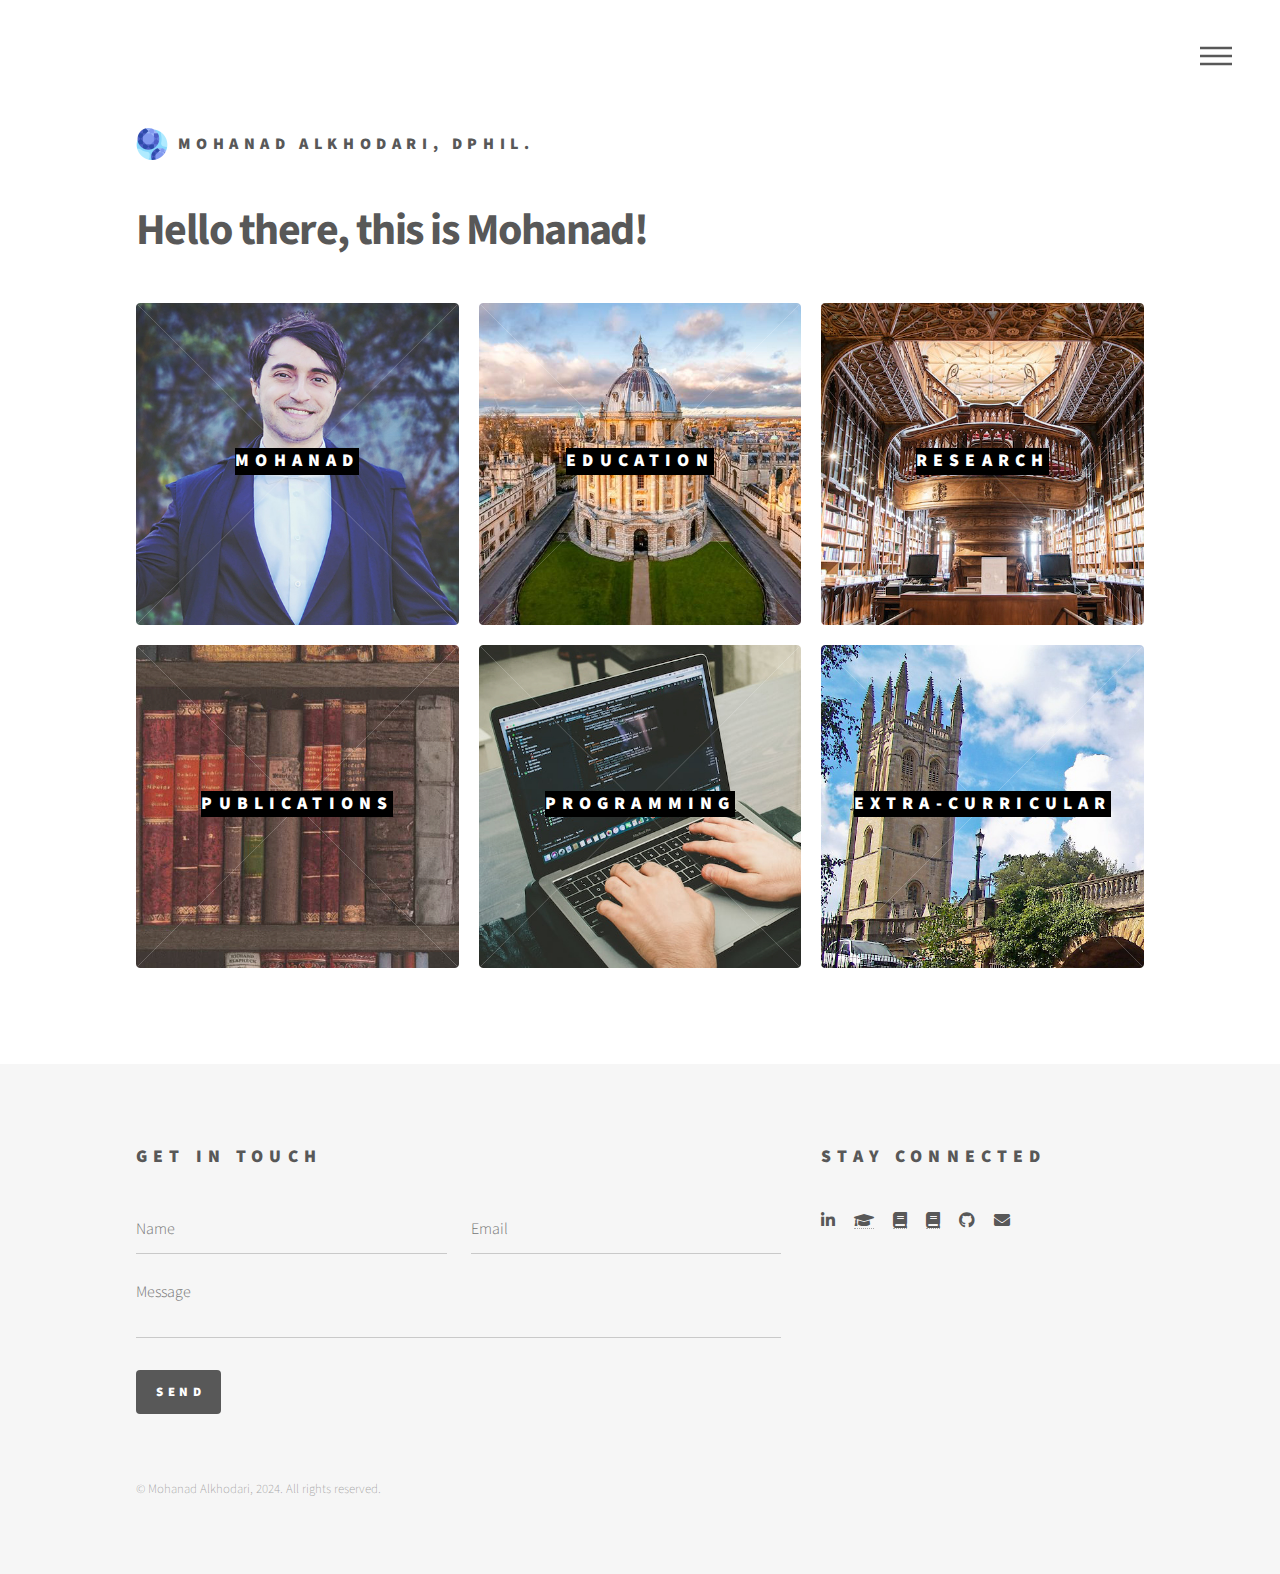
<file: index.html>
<!DOCTYPE HTML>
<!--
	Phantom by HTML5 UP
	html5up.net | @ajlkn
	Free for personal and commercial use under the CCA 3.0 license (html5up.net/license)
-->
<html>
	<head>
		<title>Mohanad Alkhodari, DPhil.</title>
		<meta charset="utf-8" />
		<meta name="viewport" content="width=device-width, initial-scale=1, user-scalable=no" />
		<link rel="stylesheet" href="assets/css/main.css" />
		<noscript><link rel="stylesheet" href="assets/css/noscript.css" /></noscript>		
		<link rel="icon" type="image/png" href="images/logo2.png" />
	</head>
	<body class="is-preload">
		<!-- Wrapper -->
			<div id="wrapper">

				<!-- Header -->
					<header id="header">
						<div class="inner">

							<!-- Logo -->
								<a href="index.html" class="logo">
									<span class="symbol"><img src="images/logo2.png" alt="" /></span><span class="title">Mohanad Alkhodari, DPhil.</span>
								</a>

							<!-- Nav -->
								<nav>
									<ul>
										<li><a href="#menu">Menu</a></li>
									</ul>
								</nav>

						</div>
					</header>

				<!-- Menu -->
					<nav id="menu">
						<h2>List</h2>
						<ul>
							<li><a href="mohanad.html">Mohanad</a></li>
							<li><a href="education.html">Education</a></li>
							<li><a href="research.html">Research</a></li>
							<li><a href="publications.html">Publications</a></li>
							<li><a href="programming.html">Programming</a></li>
							<li><a href="extra.html">Extra-curricular</a></li>
						</ul>
					</nav>

				<!-- Main -->
					<div id="main">
						<div class="inner">
							<header>
								<h1>Hello there, this is Mohanad!</h1>
								<!-- template designed by <a href="http://html5up.net">HTML5 UP</a>.</h1> -->
							</header>
							<section class="tiles">
								<article class="style0">
									<span class="image">
										<img src="images/pic_ox0.jpg" alt="" />
									</span>
									<a href="mohanad.html">
										<h2 style="background-color:rgb(0, 0, 0);">Mohanad</h2>
										<div class="content">
											<p>About me, current status, and personal information.</p>
										</div>
									</a>
								</article>
								<article class="style0">
									<span class="image">
										<img src="images/pic_ox.jpg" alt="" />
									</span>
									<a href="education.html">
										<h2 style="background-color:rgb(0, 0, 0);">Education</h2>
										<div class="content">
											<p>Academic degrees, honors, and achievements.</p>
										</div>
									</a>
								</article>
								<article class="style0">
									<span class="image">
										<img src="images/pic_ox2.jpg" alt="" />
									</span>
									<a href="research.html">
										<h2 style="background-color:rgb(0, 0, 0);">Research</h2>
										<div class="content">
											<p>Current research, previous experience, and research interests.</p>
										</div>
									</a>
								</article>
								<article class="style0">
									<span class="image">
										<img src="images/pic_ox3.jpg" alt="" />
									</span>
									<a href="publications.html">
										<h2 style="background-color:rgb(0, 0, 0);">Publications</h2>
										<div class="content">
											<p>Journal articles, conference presentations, book chapters, and patents.</p>
										</div>
									</a>
								</article>
								<article class="style0">
									<span class="image">
										<img src="images/pic_ox4.jpg" alt="" />
									</span>
									<a href="programming.html">
										<h2 style="background-color:rgb(0, 0, 0);">Programming</h2>
										<div class="content">
											<p>Programming skills, coding experience, and recent projects.</p>
										</div>
									</a>
								</article>
								<article class="style0">
									<span class="image">
										<img src="images/pic_ox5.jpg" alt="" />
									</span>
									<a href="extra.html">
										<h2 style="background-color:rgb(0, 0, 0);">Extra-curricular</h2>
										<div class="content">
											<p>Activities, talks, and media coverage.</p>
										</div>
									</a>
								</article>
							</section>
						</div>
					</div>

				<!-- Footer -->
					<footer id="footer">
						<div class="inner">
							<section>
								<h2>Get in touch</h2>
								<form method="post" action="mailto:mohanad.alkhodari@ku.ac.ae" enctype="text/plain">
									<div class="fields">
										<div class="field half">
											<input type="text" name="name" id="name" placeholder="Name" />
										</div>
										<div class="field half">
											<input type="email" name="email" id="email" placeholder="Email" />
										</div>
										<div class="field">
											<textarea name="message" id="message" placeholder="Message"></textarea>
										</div>
									</div>
									<ul class="actions">
										<li><input type="submit" value="Send" class="primary" /></li>
									</ul>
								</form>
							</section>
							<section>
								<h2>Stay connected</h2>
								<ul class="icons">
									<li><a href="https://www.linkedin.com/in/mohanad-alkhodari/" class="icon brands fa-linkedin-in"><span class="label">Linkedin</span></a></li>
									<li><a href="https://scholar.google.com/citations?user=ofnkH7UAAAAJ" class="fa fa-graduation-cap"></a></li>
									<li><a href="https://www.scopus.com/authid/detail.uri?authorId=57195943569" class="fa fa-book"></a></li>
									<li><a href="https://www.researchgate.net/profile/Mohanad-Alkhodari" class="fa fa-book"></a></li>
									<li><a href="https://github.com/malkhodari" class="icon brands fa-github"><span class="label">GitHub</span></a></li>
									<li><a href="mailto:mohanad.alkhodari@rdm.ox.ac.uk; mohanad.alkhodari@ku.ac.ae" class="icon solid fa-envelope"><span class="label">Email</span></a></li>
								</ul>
							</section>
							<ul class="copyright">
								<li>&copy; Mohanad Alkhodari, 2024. All rights reserved.</li>
							</ul>
						</div>
					</footer>

			</div>

		<!-- Scripts -->
			<script src="assets/js/jquery.min.js"></script>
			<script src="assets/js/browser.min.js"></script>
			<script src="assets/js/breakpoints.min.js"></script>
			<script src="assets/js/util.js"></script>
			<script src="assets/js/main.js"></script>

			<meta http-equiv='cache-control' content='no-cache'> 
			<meta http-equiv='expires' content='0'> 
			<meta http-equiv='pragma' content='no-cache'> 
			

	</body>
</html>
</file>
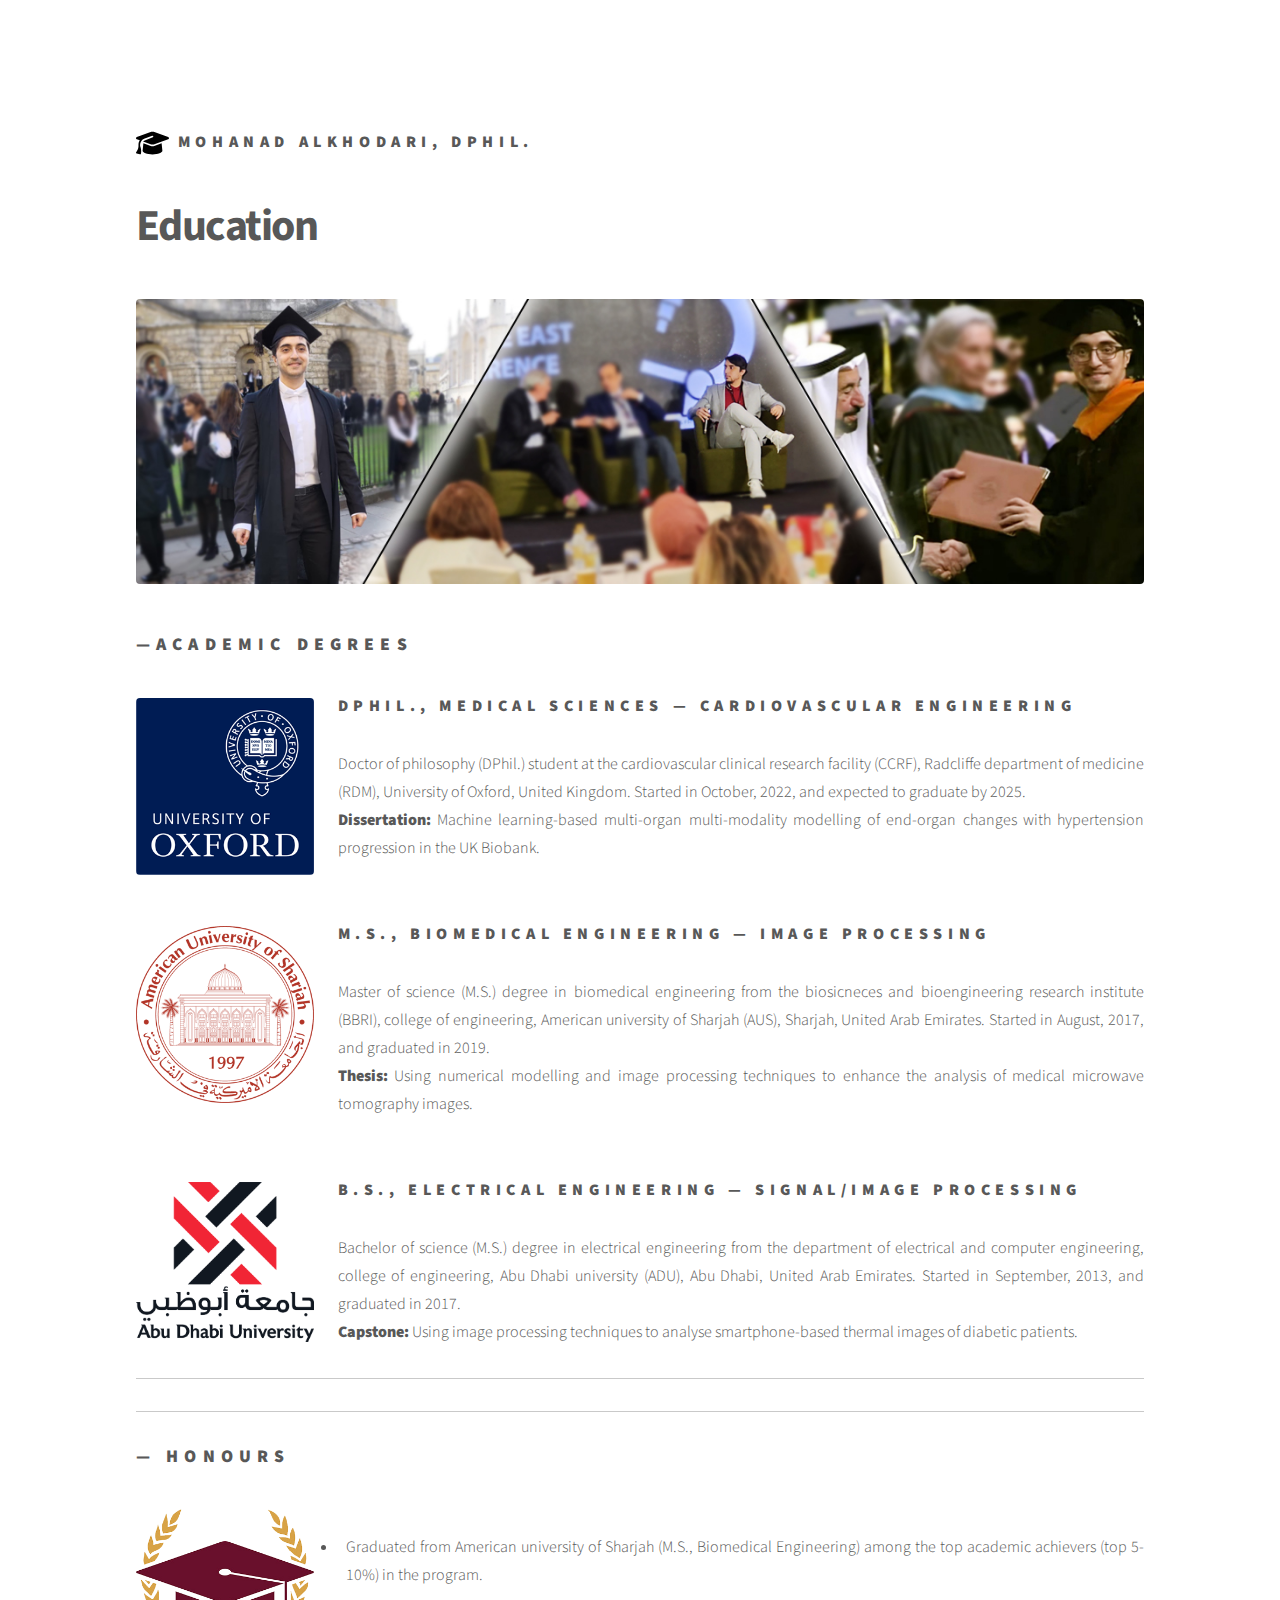
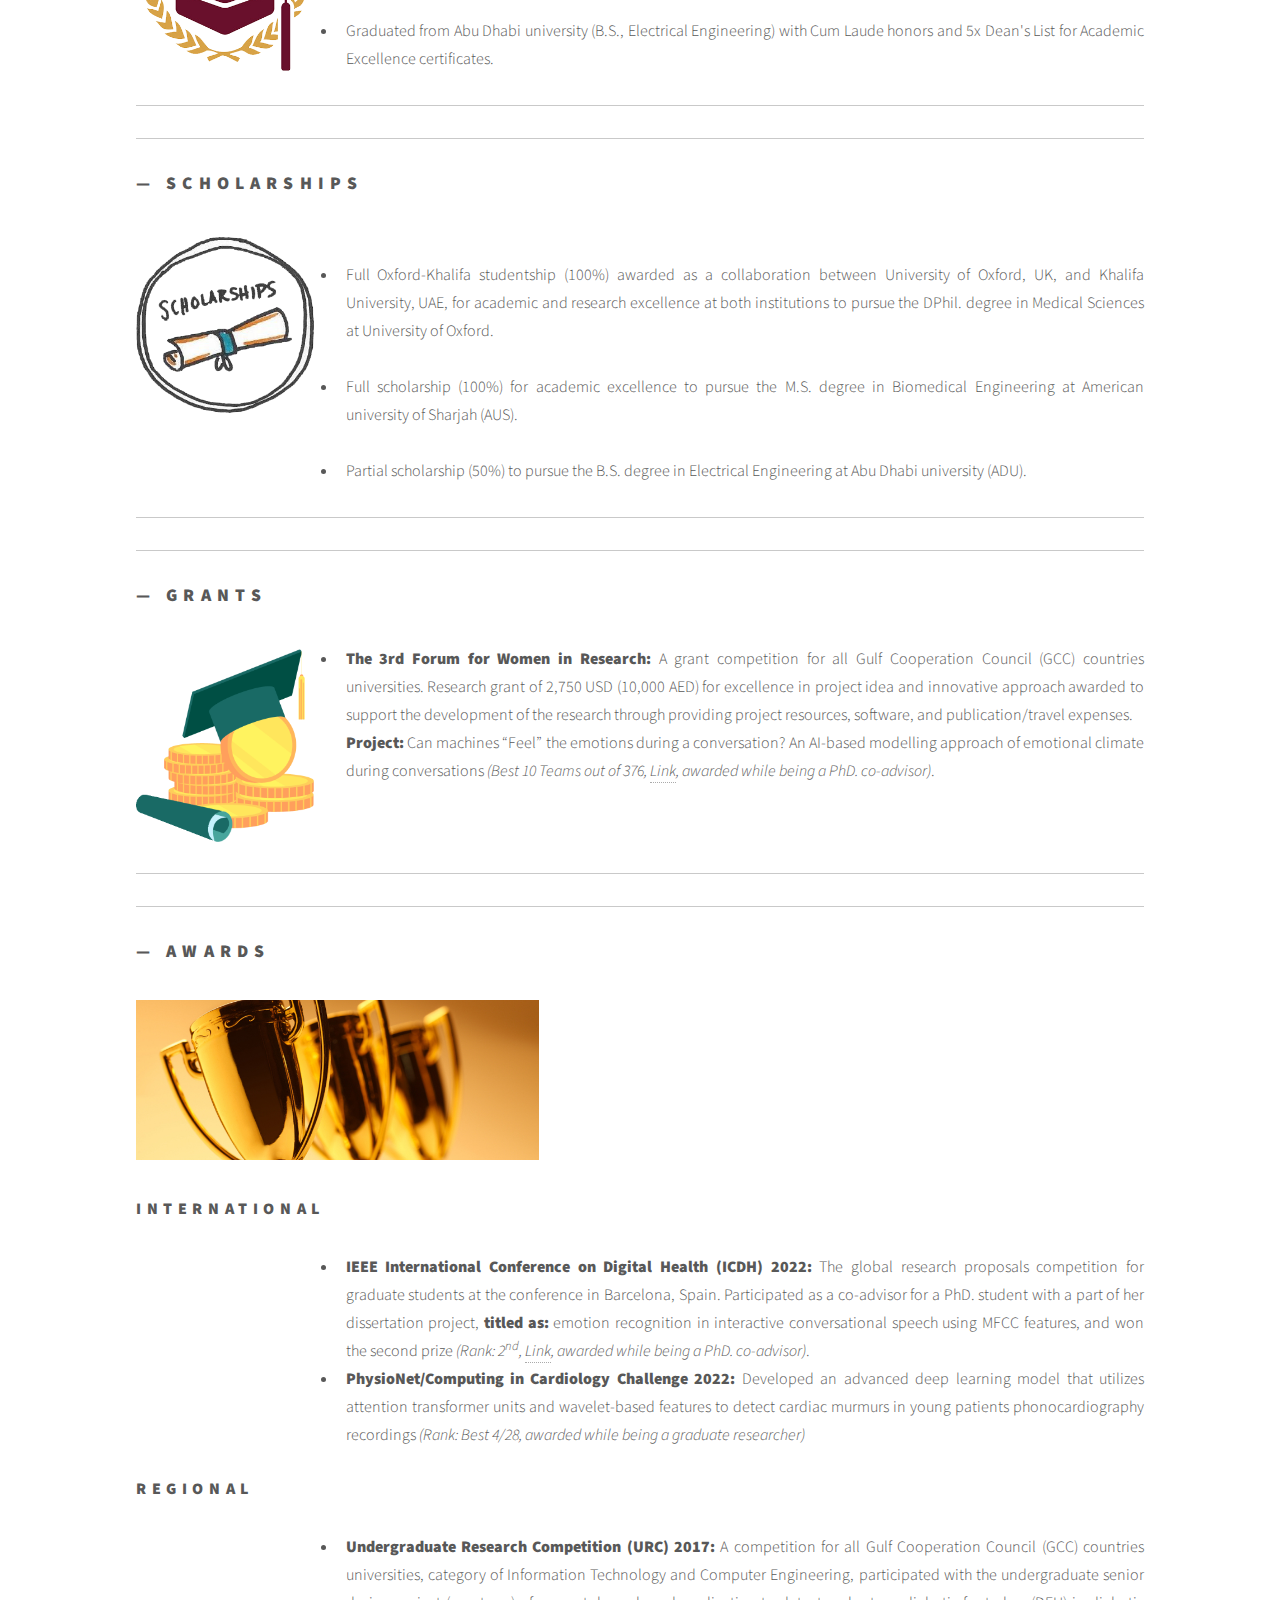
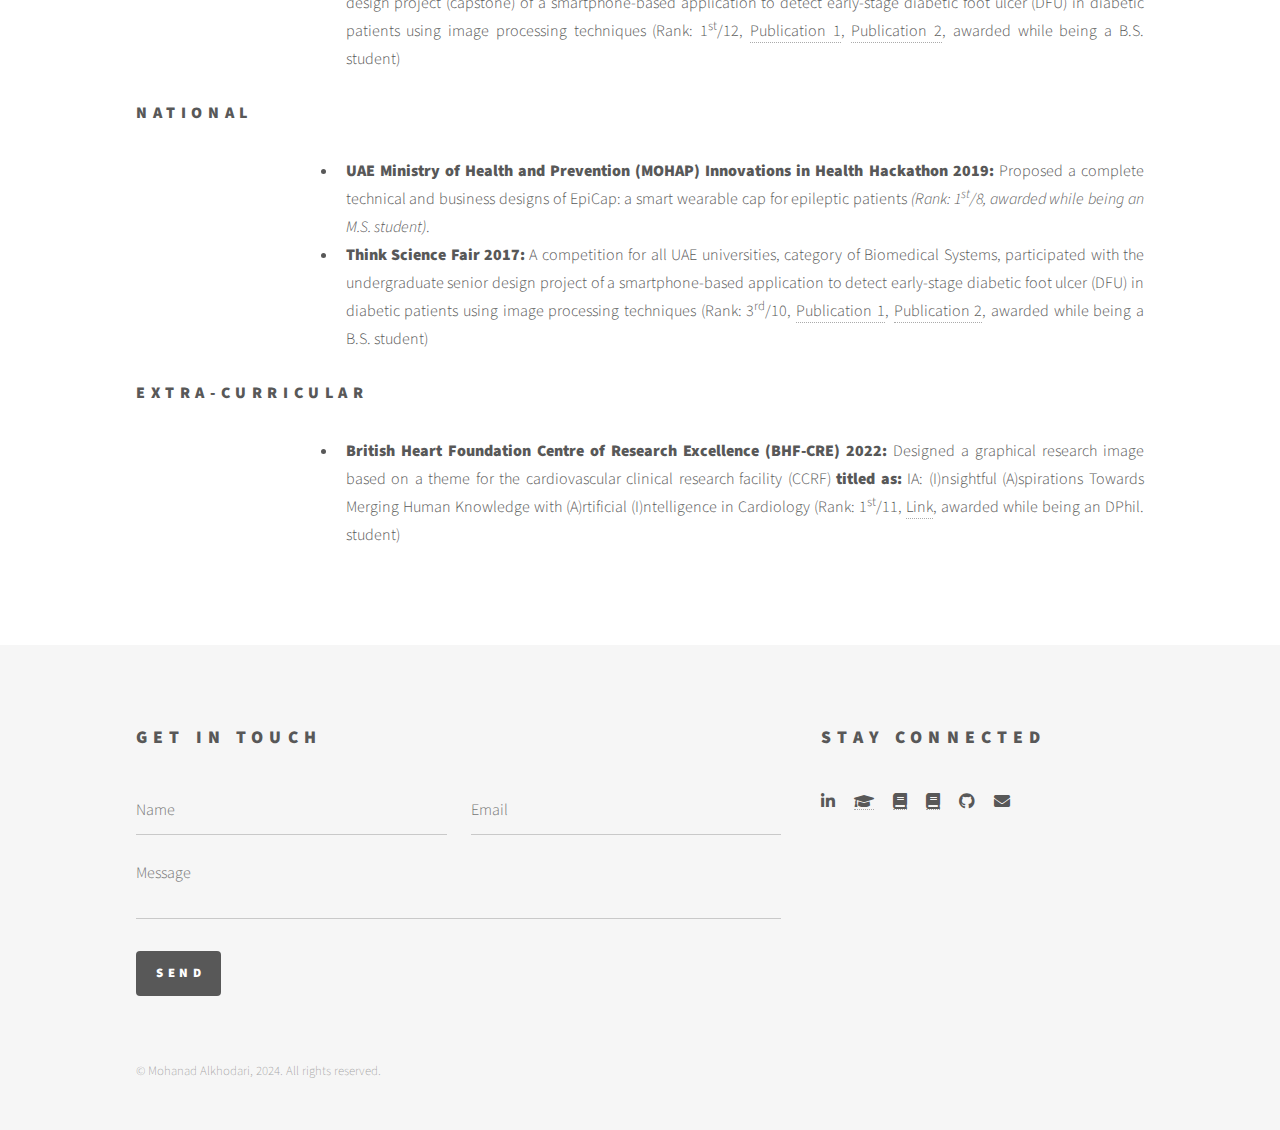
<file: education.html>
<!DOCTYPE HTML>
<!--
	Phantom by HTML5 UP
	html5up.net | @ajlkn
	Free for personal and commercial use under the CCA 3.0 license (html5up.net/license)
-->
<html>
	<head>
		<title>Education</title>
		<meta charset="utf-8" />
		<meta name="viewport" content="width=device-width, initial-scale=1, user-scalable=no" />
		<link rel="stylesheet" href="assets/css/main.css" />
		<noscript><link rel="stylesheet" href="assets/css/noscript.css" /></noscript>
		<link rel="icon" type="image/png" href="images/logo2.png" />
	</head>
	<body class="is-preload">
		<!-- Wrapper -->
			<div id="wrapper">

				<!-- Header -->
					<header id="header">
						<div class="inner">

							<!-- Logo -->
								<a href="index.html" class="logo">
									<img src="images/graduation-cap-solid.svg" alt="" width="5%" height="5%"/> Mohanad Alkhodari, DPhil.
								</a>

							<!-- Nav 
								<nav>
									<ul>
										<li><a href="#menu">Menu</a></li>
									</ul>
								</nav> -->

						</div>
					</header>

				<!-- Menu -->
					<nav id="menu">
						<h2>List</h2>
						<ul>
							<li><a href="index.html"> Home</a></li>
						</ul>
					</nav>

				<!-- Main -->
					<div id="main">
						<div class="inner">
							<h1>Education</h1>
							<span class="image main"><img src="images/education_header.jpg" alt="" /></span>

								
							<h2>—Academic degrees</h2>

							<style type="text/css">

								span {
								  display: inline-block;
								  width: 20%;
								}
								
								ul, li { margin: 0; padding-left: 20%}
							
								</style>
								
							<span class="image left"><img src="images/oxford.png" alt="" width="10%" height="10%" /></span>
							<h3>DPhil., Medical Sciences — Cardiovascular Engineering</h3>
							<p align="justify">Doctor of philosophy (DPhil.) student at the cardiovascular clinical research facility (CCRF), Radcliffe department of medicine (RDM), University of Oxford, United Kingdom. 
								Started in October, 2022, and expected to graduate by 2025.<br/> 
								<b>Dissertation:</b> Machine learning-based multi-organ multi-modality modelling of end-organ changes with hypertension progression in the UK Biobank.</p>
							
							<br>

							<span class="image left"><img src="images/AUS.png" alt="" width="10%" height="10%" /></span>
							<h3>M.S., Biomedical Engineering — Image Processing</h3>	
							<p align="justify">Master of science (M.S.) degree in biomedical engineering from the biosicneces and bioengineering research institute (BBRI), college of engineering, American university of Sharjah (AUS), Sharjah, United Arab Emirates.
								Started in August, 2017, and graduated in 2019.<br/> 
								<b>Thesis:</b> Using numerical modelling and image processing techniques to enhance the analysis of medical microwave tomography images.
							</p>

							<br>

							<span class="image left"><img src="images/ADU.png" alt="" width="10%" height="10%" /></span>
							<h3>B.S., Electrical Engineering — Signal/Image Processing</h3>	
							<p align="justify">Bachelor of science (M.S.) degree in electrical engineering from the department of electrical and computer engineering, college of engineering, Abu Dhabi university (ADU), Abu Dhabi, United Arab Emirates.
								Started in September, 2013, and graduated in 2017.<br/> 
								<b>Capstone:</b> Using image processing techniques to analyse smartphone-based thermal images of diabetic patients.
							</p>

							<hr />
							<hr />

							<h2>— Honours</h2>

							<span class="image left"><img src="images/honors.png" alt="" width="10%" height="10%" /></span>
							<ul>
								&emsp;<li align="justify">Graduated from American university of Sharjah (M.S., Biomedical Engineering) among the top academic achievers (top 5-10%) in the program.</li>
								&emsp;<li align="justify">Graduated from Abu Dhabi university (B.S., Electrical Engineering) with Cum Laude honors and 5x Dean's List for Academic Excellence certificates.</li>
							</ul>

							<hr />
							<hr />

							<h2>— Scholarships</h2>

							<span class="image left"><img src="images/scholarships.png" alt="" width="10%" height="10%" /></span>
							<ul>
								&emsp;<li align="justify">Full Oxford-Khalifa studentship (100%) awarded as a collaboration between University of Oxford, UK, and Khalifa University, UAE, for academic and research excellence at both institutions to pursue the DPhil. degree in Medical Sciences at University of Oxford.</li>
								&emsp;<li align="justify">Full scholarship (100%) for academic excellence to pursue the M.S. degree in Biomedical Engineering at American university of Sharjah (AUS).</li>
								&emsp;<li align="justify">Partial scholarship (50%) to pursue the B.S. degree in Electrical Engineering at Abu Dhabi university (ADU).</li>
							</ul>

							<hr />
							<hr />

							<h2>— Grants</h2>

							<span class="image left"><img src="images/grants.png" alt="" width="10%" height="10%" /></span>

							<ul>
								<li align="justify"><b>The 3rd Forum for Women in Research:</b> A grant competition for all Gulf Cooperation Council (GCC) countries universities. 
									Research grant of 2,750 USD (10,000 AED) for excellence in project idea and innovative approach awarded to support the development
									of the research through providing project resources, software, and publication/travel expenses. 
									<br>
									<b>Project:</b> Can machines “Feel” the emotions during a conversation? An AI-based modelling approach of emotional climate during conversations 
									<i>(Best 10 Teams out of 376, <a href="https://www.sharjah.ac.ae/en/Research/Outreach/wirf2022/Pages/default.aspx">Link</a>, awarded while being a PhD. co-advisor)</i>.</li>
							</ul>

							<br>
							<br>
							<hr />
							<hr />
							
							<h2>— Awards</h2>

							<img src="images/awards.jpeg" alt="" width="40%" height="40%" />
							<br>
							<br>
							<h3>International</h3>
							<ul>
								<li align="justify"><b>IEEE International Conference on Digital Health (ICDH) 2022:</b> The global research proposals competition for graduate students at the conference 
									in Barcelona, Spain. Participated as a co-advisor for a PhD. student with a part of her dissertation project, 
									<b>titled as:</b> emotion recognition in interactive conversational speech using MFCC features, and won the second prize
									<i>(Rank: 2<sup>nd</sup>, <a href="https://conferences.computer.org/icdh/2022/student_grants.html">Link</a>, awarded while being a PhD. co-advisor)</i>.</li>
								<li align="justify"><b>PhysioNet/Computing in Cardiology Challenge 2022:</b> Developed an advanced deep learning model that utilizes attention transformer 
									units and wavelet-based features to detect cardiac murmurs in young patients phonocardiography recordings 
									<i>(Rank: Best 4/28, awarded while being a graduate researcher)</i></li>
							</ul>
							<br>
							<h3>Regional</h3>
							<ul>
								<li align="justify"><b>Undergraduate Research Competition (URC) 2017:</b> A competition for all Gulf Cooperation Council (GCC) countries universities, 
									category of Information Technology and Computer Engineering, participated with the undergraduate senior design project (capstone) of a 
									smartphone-based application to detect early-stage diabetic foot ulcer (DFU) in diabetic patients using image processing techniques
									(Rank: 1<sup>st</sup>/12, <a href="https://biomedical-engineering-online.biomedcentral.com/articles/10.1186/s12938-017-0408-x">Publication 1</a>,
									<a href="https://benthamopen.com/FULLTEXT/TOBEJ-12-16">Publication 2</a>, awarded while being a B.S. student)</li>
							</ul>
							<br>
							<h3>National</h3>
							<ul>
								<li align="justify"><b>UAE Ministry of Health and Prevention (MOHAP) Innovations in Health Hackathon 2019:</b> Proposed a complete technical and business 
									designs of EpiCap: a smart wearable cap for epileptic patients 
									<i>(Rank: 1<sup>st</sup>/8, awarded while being an M.S. student)</i>.</li>
								<li align="justify"><b>Think Science Fair 2017:</b> A competition for all UAE universities, category of Biomedical Systems, participated with the undergraduate
									 senior design project of a smartphone-based application to detect early-stage diabetic foot ulcer (DFU) in diabetic patients using image processing techniques 
									  (Rank: 3<sup>rd</sup>/10, <a href="https://biomedical-engineering-online.biomedcentral.com/articles/10.1186/s12938-017-0408-x">Publication 1</a>,
									<a href="https://benthamopen.com/FULLTEXT/TOBEJ-12-16">Publication 2</a>, awarded while being a B.S. student)</li>
							</ul>
							<br>
							<h3>Extra-curricular</h3>
							<ul>
								<li align="justify"><b>British Heart Foundation Centre of Research Excellence (BHF-CRE) 2022:</b> Designed a graphical research image based on a theme for the
									 cardiovascular clinical research facility (CCRF) <b>titled as:</b> IA: (I)nsightful (A)spirations Towards Merging Human Knowledge with (A)rtificial (I)ntelligence in Cardiology 
									(Rank: 1<sup>st</sup>/11, <a href="https://www.cardioscience.ox.ac.uk/events/bhf-cre-symposium-2022">Link</a>, awarded while being an DPhil. student)</li>
							</ul>

						</div>
					</div>














				<!-- Footer -->
					<footer id="footer">
						<div class="inner">
							<section>
								<h2>Get in touch</h2>
								<form method="post" action="mailto:mohanad.alkhodari@ku.ac.ae" enctype="text/plain">
									<div class="fields">
										<div class="field half">
											<input type="text" name="name" id="name" placeholder="Name" />
										</div>
										<div class="field half">
											<input type="email" name="email" id="email" placeholder="Email" />
										</div>
										<div class="field">
											<textarea name="message" id="message" placeholder="Message"></textarea>
										</div>
									</div>
									<ul class="actions">
										<li><input type="submit" value="Send" class="primary" /></li>
									</ul>
								</form>
							</section>
							<section>
								<h2>Stay connected</h2>
								<ul class="icons">
									<li><a href="https://www.linkedin.com/in/mohanad-alkhodari/" class="icon brands fa-linkedin-in"><span class="label">Linkedin</span></a></li>
									<li><a href="https://scholar.google.com/citations?user=ofnkH7UAAAAJ" class="fa fa-graduation-cap"></a></li>
									<li><a href="https://www.scopus.com/authid/detail.uri?authorId=57195943569" class="fa fa-book"></a></li>
									<li><a href="https://www.researchgate.net/profile/Mohanad-Alkhodari" class="fa fa-book"></a></li>
									<li><a href="https://github.com/malkhodari" class="icon brands fa-github"><span class="label">GitHub</span></a></li>
									<li><a href="mailto:mohanad.alkhodari@rdm.ox.ac.uk; mohanad.alkhodari@ku.ac.ae" class="icon solid fa-envelope"><span class="label">Email</span></a></li>
								</ul>
							</section>
							<ul class="copyright">
								<li>&copy; Mohanad Alkhodari, 2024. All rights reserved.</li>
							</ul>
						</div>
					</footer>

			</div>

		<!-- Scripts -->
			<script src="assets/js/jquery.min.js"></script>
			<script src="assets/js/browser.min.js"></script>
			<script src="assets/js/breakpoints.min.js"></script>
			<script src="assets/js/util.js"></script>
			<script src="assets/js/main.js"></script>

			<meta http-equiv='cache-control' content='no-cache'> 
			<meta http-equiv='expires' content='0'> 
			<meta http-equiv='pragma' content='no-cache'>
	</body>
</html>
</file>
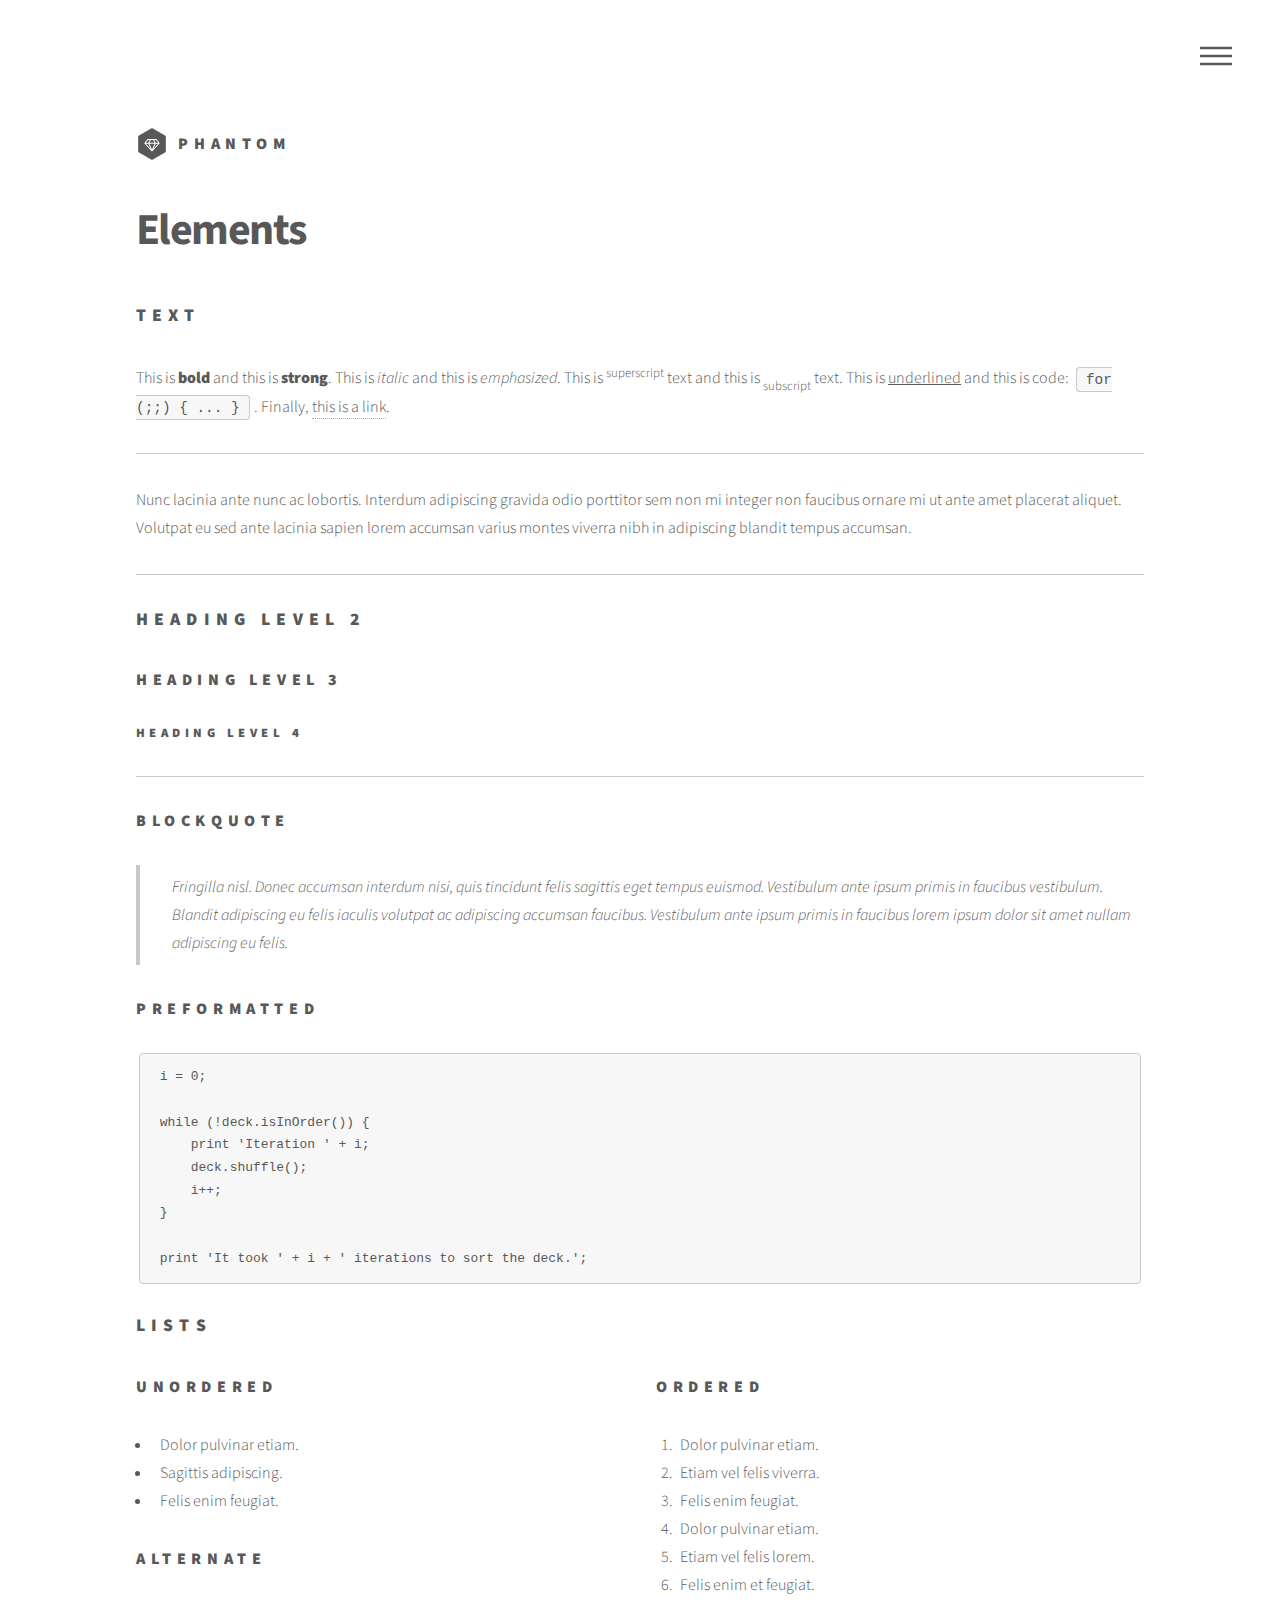
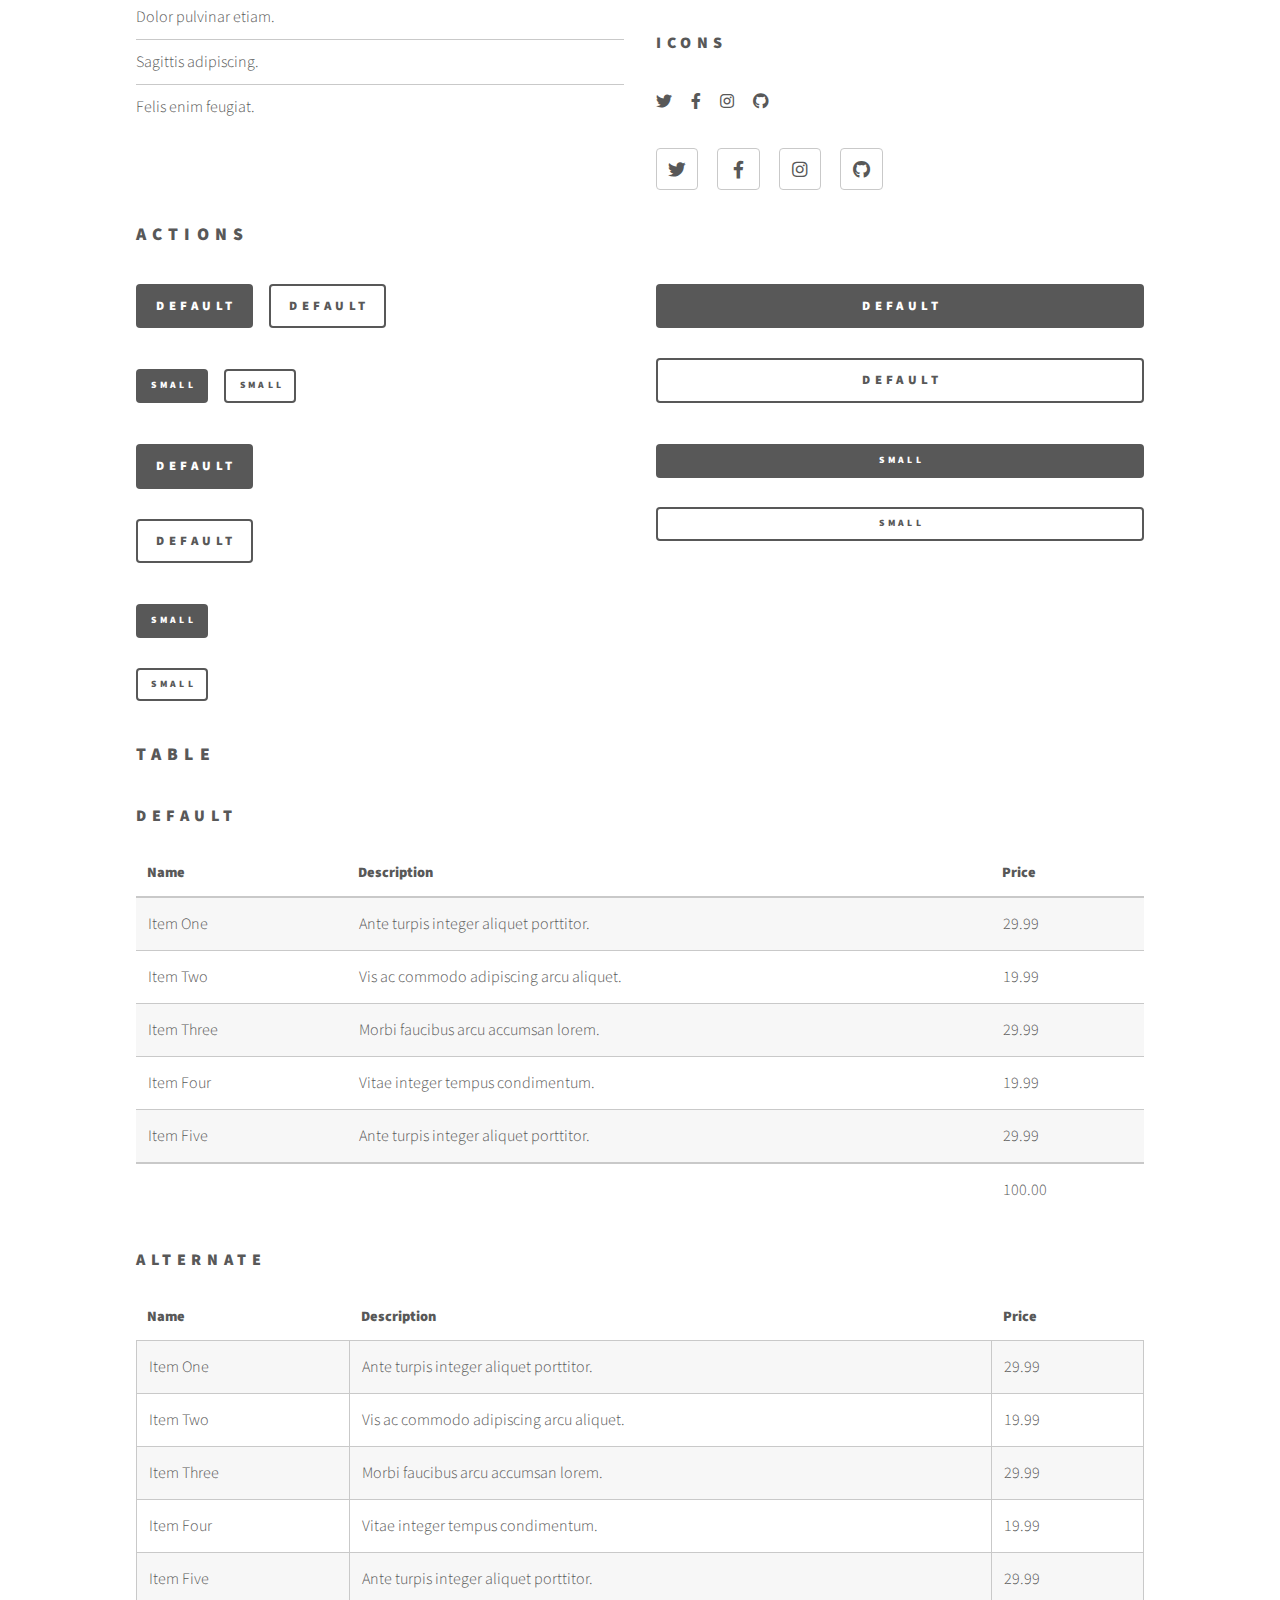
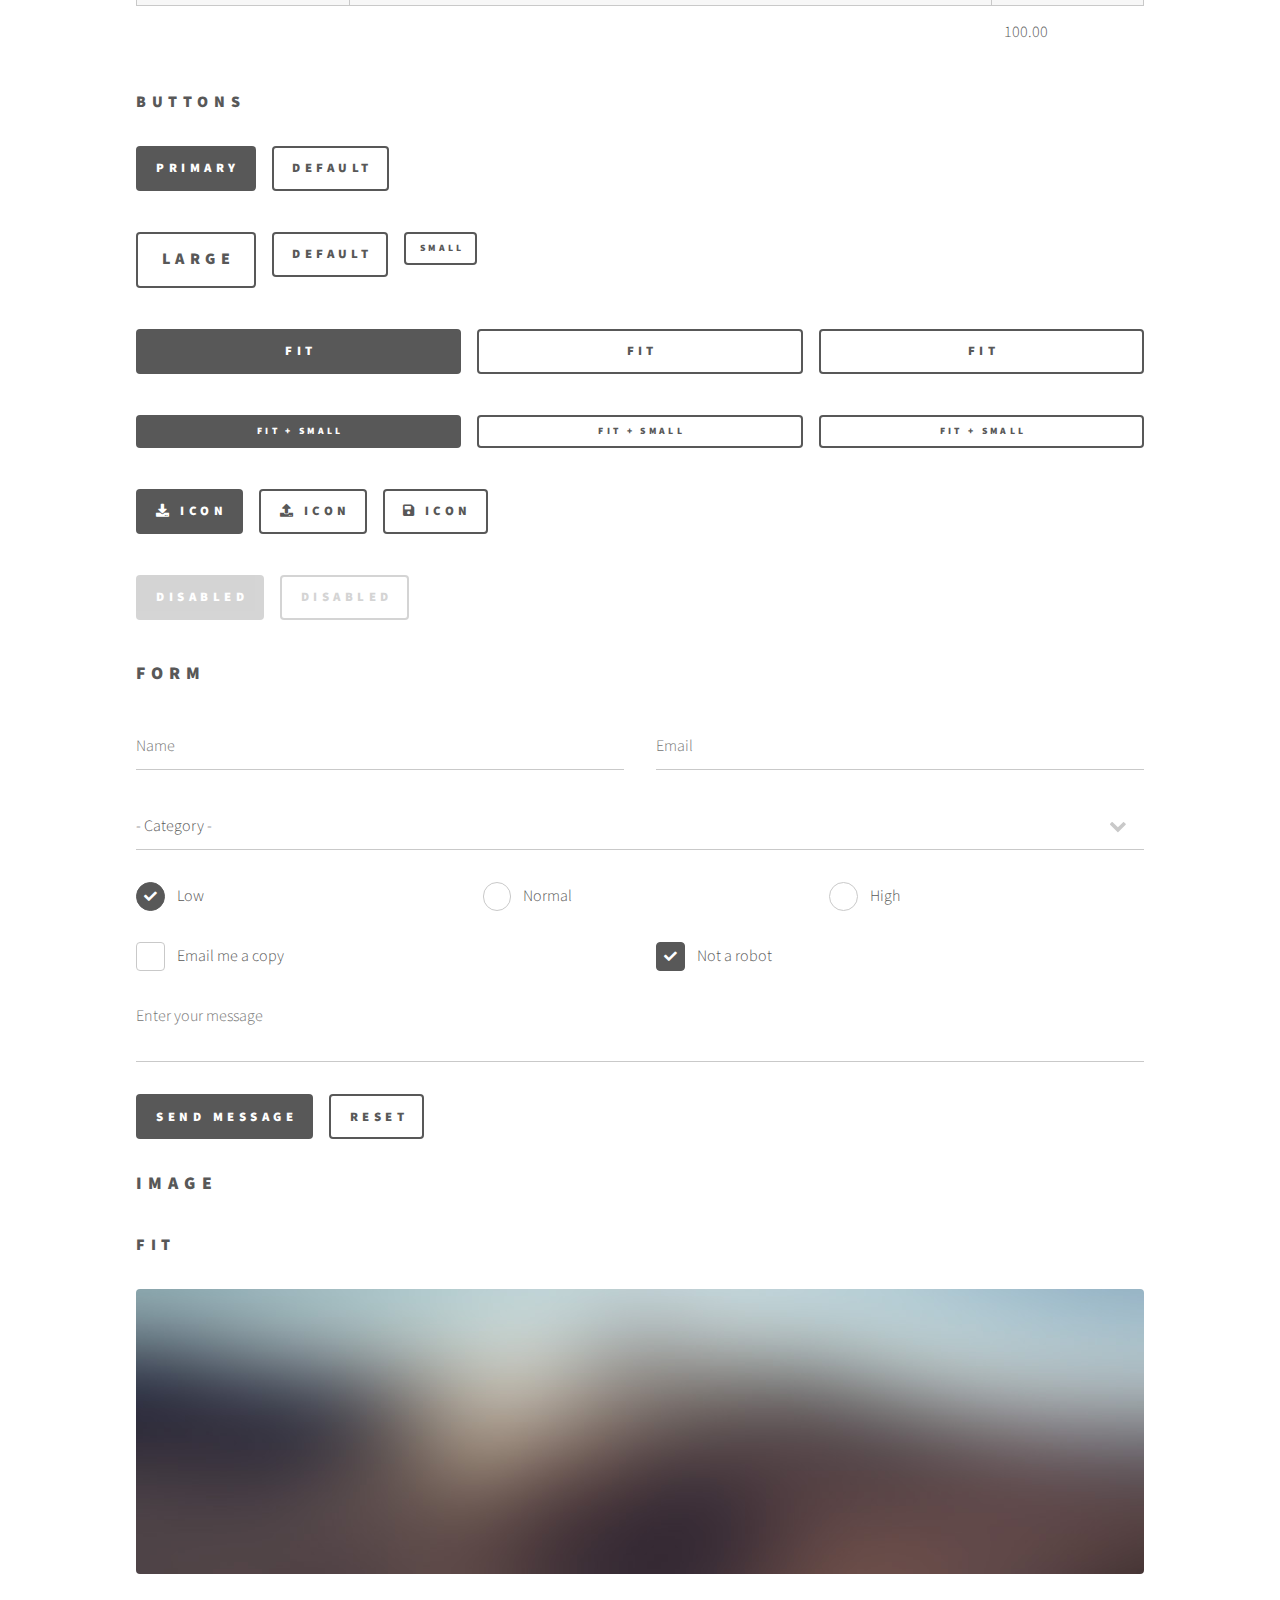
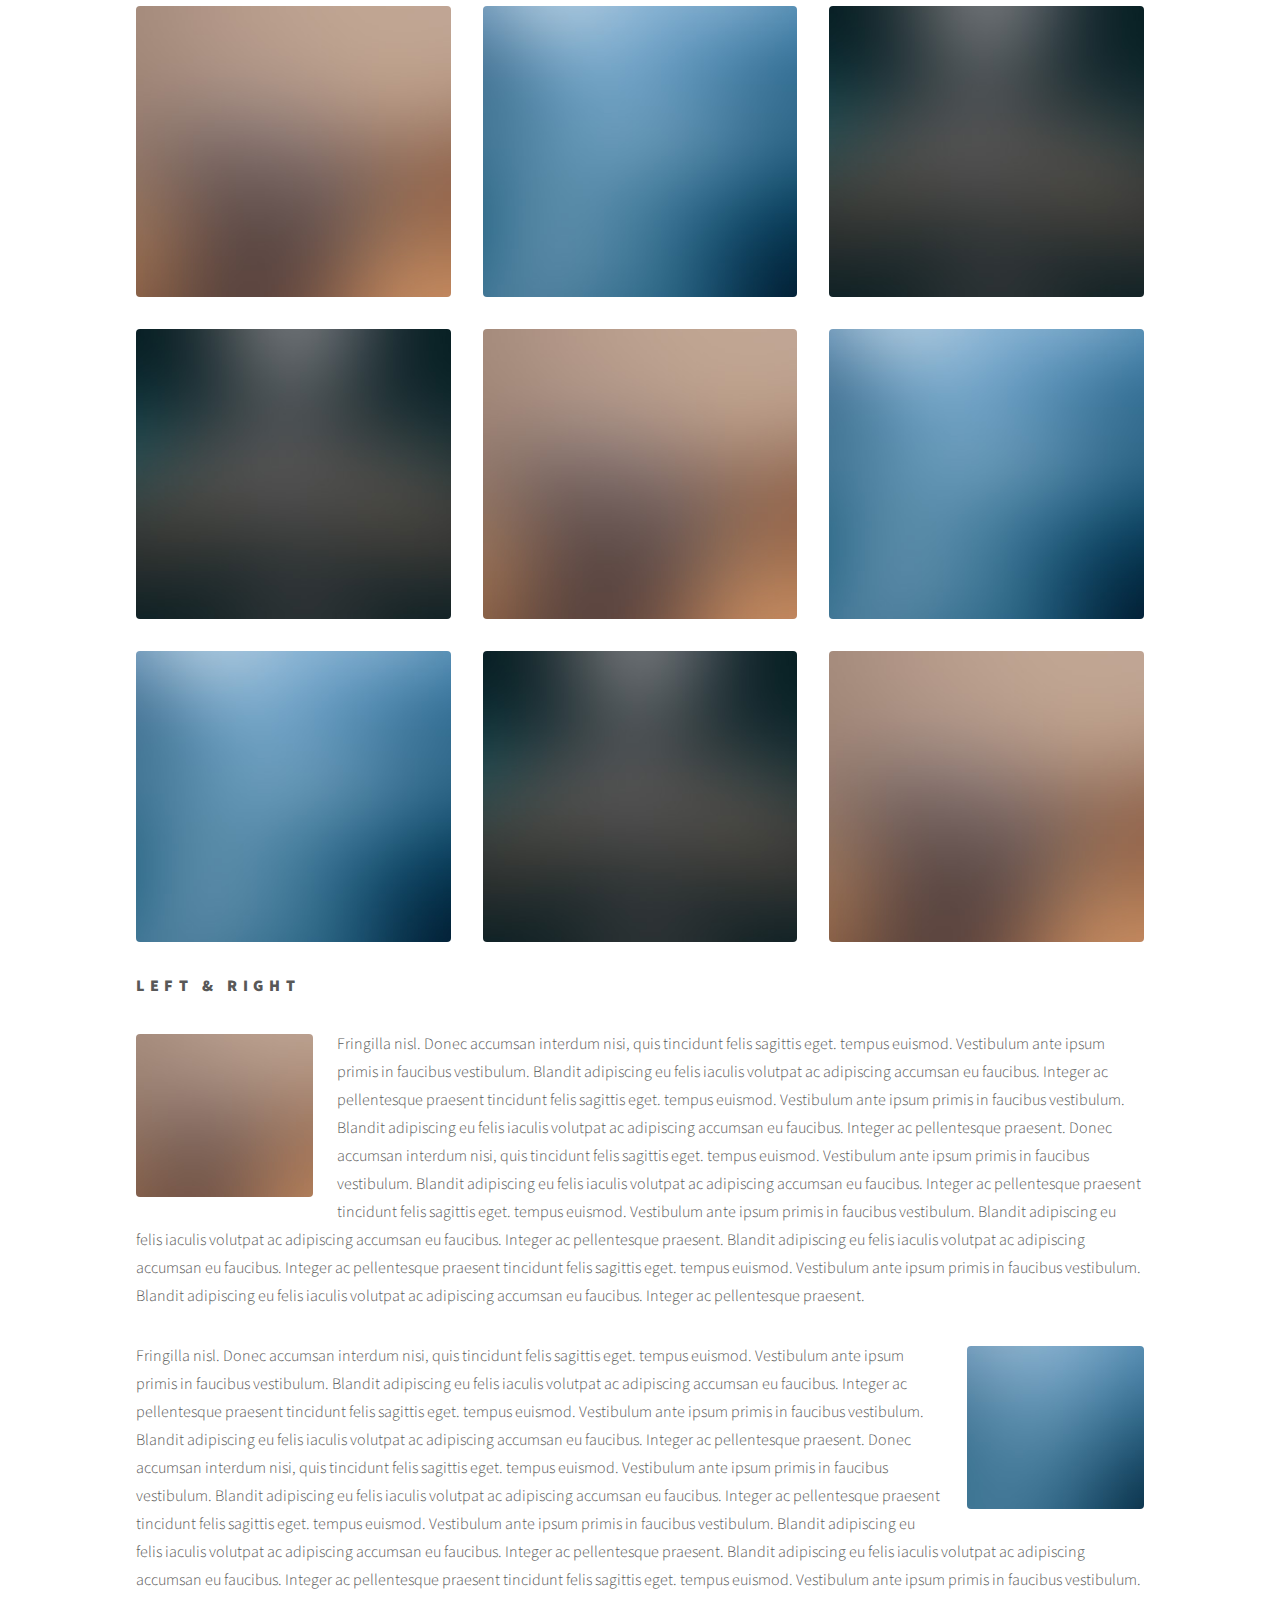
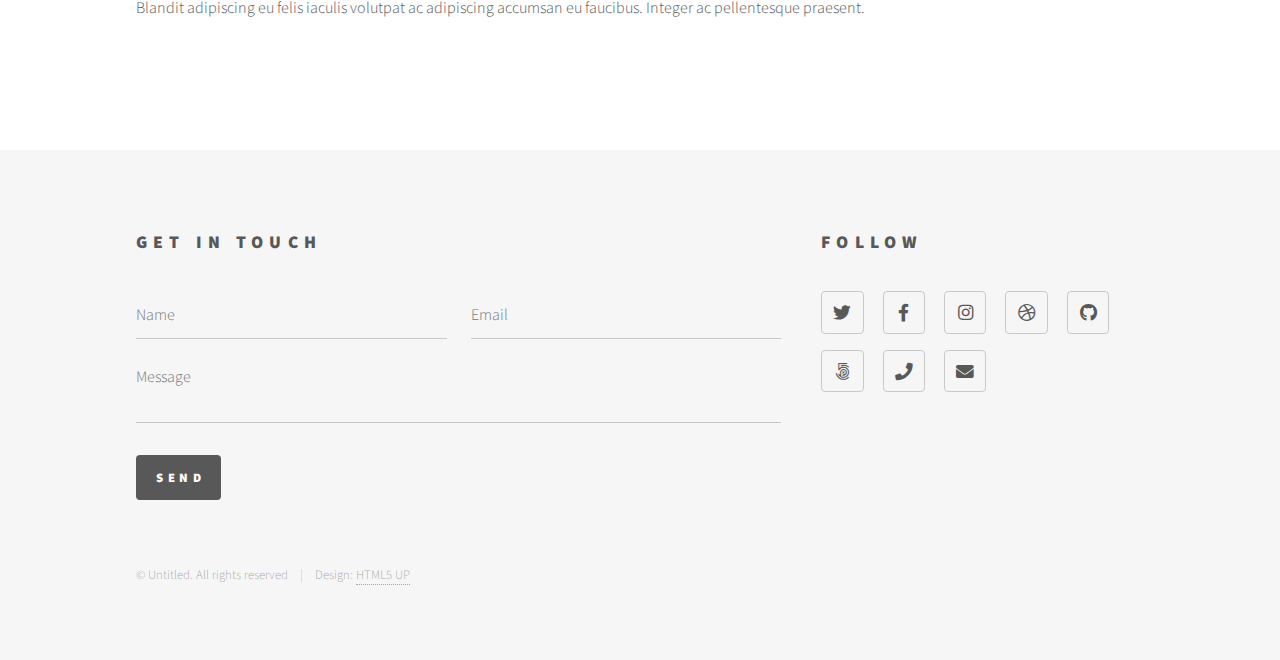
<file: elements.html>
<!DOCTYPE HTML>
<!--
	Phantom by HTML5 UP
	html5up.net | @ajlkn
	Free for personal and commercial use under the CCA 3.0 license (html5up.net/license)
-->
<html>
	<head>
		<title>Elements - Phantom by HTML5 UP</title>
		<meta charset="utf-8" />
		<meta name="viewport" content="width=device-width, initial-scale=1, user-scalable=no" />
		<link rel="stylesheet" href="assets/css/main.css" />
		<noscript><link rel="stylesheet" href="assets/css/noscript.css" /></noscript>
	</head>
	<body class="is-preload">
		<!-- Wrapper -->
			<div id="wrapper">

				<!-- Header -->
					<header id="header">
						<div class="inner">

							<!-- Logo -->
								<a href="index.html" class="logo">
									<span class="symbol"><img src="images/logo.svg" alt="" /></span><span class="title">Phantom</span>
								</a>

							<!-- Nav -->
								<nav>
									<ul>
										<li><a href="#menu">Menu</a></li>
									</ul>
								</nav>

						</div>
					</header>

				<!-- Menu -->
					<nav id="menu">
						<h2>Menu</h2>
						<ul>
							<li><a href="index.html">Home</a></li>
							<li><a href="generic.html">Ipsum veroeros</a></li>
							<li><a href="generic.html">Tempus etiam</a></li>
							<li><a href="generic.html">Consequat dolor</a></li>
							<li><a href="elements.html">Elements</a></li>
						</ul>
					</nav>

				<!-- Main -->
					<div id="main">
						<div class="inner">
							<h1>Elements</h1>

							<!-- Text -->
								<section>
									<h2>Text</h2>
									<p>This is <b>bold</b> and this is <strong>strong</strong>. This is <i>italic</i> and this is <em>emphasized</em>.
									This is <sup>superscript</sup> text and this is <sub>subscript</sub> text.
									This is <u>underlined</u> and this is code: <code>for (;;) { ... }</code>. Finally, <a href="#">this is a link</a>.</p>
									<hr />
									<p>Nunc lacinia ante nunc ac lobortis. Interdum adipiscing gravida odio porttitor sem non mi integer non faucibus ornare mi ut ante amet placerat aliquet. Volutpat eu sed ante lacinia sapien lorem accumsan varius montes viverra nibh in adipiscing blandit tempus accumsan.</p>
									<hr />
									<h2>Heading Level 2</h2>
									<h3>Heading Level 3</h3>
									<h4>Heading Level 4</h4>
									<hr />
									<h3>Blockquote</h3>
									<blockquote>Fringilla nisl. Donec accumsan interdum nisi, quis tincidunt felis sagittis eget tempus euismod. Vestibulum ante ipsum primis in faucibus vestibulum. Blandit adipiscing eu felis iaculis volutpat ac adipiscing accumsan faucibus. Vestibulum ante ipsum primis in faucibus lorem ipsum dolor sit amet nullam adipiscing eu felis.</blockquote>
									<h3>Preformatted</h3>
									<pre><code>i = 0;

while (!deck.isInOrder()) {
    print 'Iteration ' + i;
    deck.shuffle();
    i++;
}

print 'It took ' + i + ' iterations to sort the deck.';</code></pre>
								</section>

							<!-- Lists -->
								<section>
									<h2>Lists</h2>
									<div class="row">
										<div class="col-6 col-12-medium">
											<h3>Unordered</h3>
											<ul>
												<li>Dolor pulvinar etiam.</li>
												<li>Sagittis adipiscing.</li>
												<li>Felis enim feugiat.</li>
											</ul>
											<h3>Alternate</h3>
											<ul class="alt">
												<li>Dolor pulvinar etiam.</li>
												<li>Sagittis adipiscing.</li>
												<li>Felis enim feugiat.</li>
											</ul>
										</div>
										<div class="col-6 col-12-medium">
											<h3>Ordered</h3>
											<ol>
												<li>Dolor pulvinar etiam.</li>
												<li>Etiam vel felis viverra.</li>
												<li>Felis enim feugiat.</li>
												<li>Dolor pulvinar etiam.</li>
												<li>Etiam vel felis lorem.</li>
												<li>Felis enim et feugiat.</li>
											</ol>
											<h3>Icons</h3>
											<ul class="icons">
												<li><a href="#" class="icon brands style1 fa-twitter"><span class="label">Twitter</span></a></li>
												<li><a href="#" class="icon brands style1 fa-facebook-f"><span class="label">Facebook</span></a></li>
												<li><a href="#" class="icon brands style1 fa-instagram"><span class="label">Instagram</span></a></li>
												<li><a href="#" class="icon brands style1 fa-github"><span class="label">Github</span></a></li>
											</ul>
											<ul class="icons">
												<li><a href="#" class="icon brands style2 fa-twitter"><span class="label">Twitter</span></a></li>
												<li><a href="#" class="icon brands style2 fa-facebook-f"><span class="label">Facebook</span></a></li>
												<li><a href="#" class="icon brands style2 fa-instagram"><span class="label">Instagram</span></a></li>
												<li><a href="#" class="icon brands style2 fa-github"><span class="label">Github</span></a></li>
											</ul>
										</div>
									</div>
									<h2>Actions</h2>
									<div class="row">
										<div class="col-6 col-12-medium">
											<ul class="actions">
												<li><a href="#" class="button primary">Default</a></li>
												<li><a href="#" class="button">Default</a></li>
											</ul>
											<ul class="actions small">
												<li><a href="#" class="button primary small">Small</a></li>
												<li><a href="#" class="button small">Small</a></li>
											</ul>
											<ul class="actions stacked">
												<li><a href="#" class="button primary">Default</a></li>
												<li><a href="#" class="button">Default</a></li>
											</ul>
											<ul class="actions stacked">
												<li><a href="#" class="button primary small">Small</a></li>
												<li><a href="#" class="button small">Small</a></li>
											</ul>
										</div>
										<div class="col-6 col-12-medium">
											<ul class="actions stacked">
												<li><a href="#" class="button primary fit">Default</a></li>
												<li><a href="#" class="button fit">Default</a></li>
											</ul>
											<ul class="actions stacked">
												<li><a href="#" class="button primary small fit">Small</a></li>
												<li><a href="#" class="button small fit">Small</a></li>
											</ul>
										</div>
									</div>
								</section>

							<!-- Table -->
								<section>
									<h2>Table</h2>
									<h3>Default</h3>
									<div class="table-wrapper">
										<table>
											<thead>
												<tr>
													<th>Name</th>
													<th>Description</th>
													<th>Price</th>
												</tr>
											</thead>
											<tbody>
												<tr>
													<td>Item One</td>
													<td>Ante turpis integer aliquet porttitor.</td>
													<td>29.99</td>
												</tr>
												<tr>
													<td>Item Two</td>
													<td>Vis ac commodo adipiscing arcu aliquet.</td>
													<td>19.99</td>
												</tr>
												<tr>
													<td>Item Three</td>
													<td> Morbi faucibus arcu accumsan lorem.</td>
													<td>29.99</td>
												</tr>
												<tr>
													<td>Item Four</td>
													<td>Vitae integer tempus condimentum.</td>
													<td>19.99</td>
												</tr>
												<tr>
													<td>Item Five</td>
													<td>Ante turpis integer aliquet porttitor.</td>
													<td>29.99</td>
												</tr>
											</tbody>
											<tfoot>
												<tr>
													<td colspan="2"></td>
													<td>100.00</td>
												</tr>
											</tfoot>
										</table>
									</div>

									<h3>Alternate</h3>
									<div class="table-wrapper">
										<table class="alt">
											<thead>
												<tr>
													<th>Name</th>
													<th>Description</th>
													<th>Price</th>
												</tr>
											</thead>
											<tbody>
												<tr>
													<td>Item One</td>
													<td>Ante turpis integer aliquet porttitor.</td>
													<td>29.99</td>
												</tr>
												<tr>
													<td>Item Two</td>
													<td>Vis ac commodo adipiscing arcu aliquet.</td>
													<td>19.99</td>
												</tr>
												<tr>
													<td>Item Three</td>
													<td> Morbi faucibus arcu accumsan lorem.</td>
													<td>29.99</td>
												</tr>
												<tr>
													<td>Item Four</td>
													<td>Vitae integer tempus condimentum.</td>
													<td>19.99</td>
												</tr>
												<tr>
													<td>Item Five</td>
													<td>Ante turpis integer aliquet porttitor.</td>
													<td>29.99</td>
												</tr>
											</tbody>
											<tfoot>
												<tr>
													<td colspan="2"></td>
													<td>100.00</td>
												</tr>
											</tfoot>
										</table>
									</div>
								</section>

							<!-- Buttons -->
								<section>
									<h3>Buttons</h3>
									<ul class="actions">
										<li><a href="#" class="button primary">Primary</a></li>
										<li><a href="#" class="button">Default</a></li>
									</ul>
									<ul class="actions">
										<li><a href="#" class="button large">Large</a></li>
										<li><a href="#" class="button">Default</a></li>
										<li><a href="#" class="button small">Small</a></li>
									</ul>
									<ul class="actions fit">
										<li><a href="#" class="button primary fit">Fit</a></li>
										<li><a href="#" class="button fit">Fit</a></li>
										<li><a href="#" class="button fit">Fit</a></li>
									</ul>
									<ul class="actions fit small">
										<li><a href="#" class="button primary fit small">Fit + Small</a></li>
										<li><a href="#" class="button fit small">Fit + Small</a></li>
										<li><a href="#" class="button fit small">Fit + Small</a></li>
									</ul>
									<ul class="actions">
										<li><a href="#" class="button primary icon solid fa-download">Icon</a></li>
										<li><a href="#" class="button icon solid fa-upload">Icon</a></li>
										<li><a href="#" class="button icon solid fa-save">Icon</a></li>
									</ul>
									<ul class="actions">
										<li><span class="button primary disabled">Disabled</span></li>
										<li><span class="button disabled">Disabled</span></li>
									</ul>
								</section>

							<!-- Form -->
								<section>
									<h2>Form</h2>
									<form method="post" action="#">
										<div class="row gtr-uniform">
											<div class="col-6 col-12-xsmall">
												<input type="text" name="demo-name" id="demo-name" value="" placeholder="Name" />
											</div>
											<div class="col-6 col-12-xsmall">
												<input type="email" name="demo-email" id="demo-email" value="" placeholder="Email" />
											</div>
											<div class="col-12">
												<select name="demo-category" id="demo-category">
													<option value="">- Category -</option>
													<option value="1">Manufacturing</option>
													<option value="1">Shipping</option>
													<option value="1">Administration</option>
													<option value="1">Human Resources</option>
												</select>
											</div>
											<div class="col-4 col-12-small">
												<input type="radio" id="demo-priority-low" name="demo-priority" checked>
												<label for="demo-priority-low">Low</label>
											</div>
											<div class="col-4 col-12-small">
												<input type="radio" id="demo-priority-normal" name="demo-priority">
												<label for="demo-priority-normal">Normal</label>
											</div>
											<div class="col-4 col-12-small">
												<input type="radio" id="demo-priority-high" name="demo-priority">
												<label for="demo-priority-high">High</label>
											</div>
											<div class="col-6 col-12-small">
												<input type="checkbox" id="demo-copy" name="demo-copy">
												<label for="demo-copy">Email me a copy</label>
											</div>
											<div class="col-6 col-12-small">
												<input type="checkbox" id="demo-human" name="demo-human" checked>
												<label for="demo-human">Not a robot</label>
											</div>
											<div class="col-12">
												<textarea name="demo-message" id="demo-message" placeholder="Enter your message" rows="6"></textarea>
											</div>
											<div class="col-12">
												<ul class="actions">
													<li><input type="submit" value="Send Message" class="primary" /></li>
													<li><input type="reset" value="Reset" /></li>
												</ul>
											</div>
										</div>
									</form>
								</section>

							<!-- Image -->
								<section>
									<h2>Image</h2>
									<h3>Fit</h3>
									<div class="box alt">
										<div class="row gtr-uniform">
											<div class="col-12"><span class="image fit"><img src="images/pic13.jpg" alt="" /></span></div>
											<div class="col-4"><span class="image fit"><img src="images/pic01.jpg" alt="" /></span></div>
											<div class="col-4"><span class="image fit"><img src="images/pic02.jpg" alt="" /></span></div>
											<div class="col-4"><span class="image fit"><img src="images/pic03.jpg" alt="" /></span></div>
											<div class="col-4"><span class="image fit"><img src="images/pic03.jpg" alt="" /></span></div>
											<div class="col-4"><span class="image fit"><img src="images/pic01.jpg" alt="" /></span></div>
											<div class="col-4"><span class="image fit"><img src="images/pic02.jpg" alt="" /></span></div>
											<div class="col-4"><span class="image fit"><img src="images/pic02.jpg" alt="" /></span></div>
											<div class="col-4"><span class="image fit"><img src="images/pic03.jpg" alt="" /></span></div>
											<div class="col-4"><span class="image fit"><img src="images/pic01.jpg" alt="" /></span></div>
										</div>
									</div>
									<h3>Left &amp; Right</h3>
									<p><span class="image left"><img src="images/pic14.jpg" alt="" /></span>Fringilla nisl. Donec accumsan interdum nisi, quis tincidunt felis sagittis eget. tempus euismod. Vestibulum ante ipsum primis in faucibus vestibulum. Blandit adipiscing eu felis iaculis volutpat ac adipiscing accumsan eu faucibus. Integer ac pellentesque praesent tincidunt felis sagittis eget. tempus euismod. Vestibulum ante ipsum primis in faucibus vestibulum. Blandit adipiscing eu felis iaculis volutpat ac adipiscing accumsan eu faucibus. Integer ac pellentesque praesent. Donec accumsan interdum nisi, quis tincidunt felis sagittis eget. tempus euismod. Vestibulum ante ipsum primis in faucibus vestibulum. Blandit adipiscing eu felis iaculis volutpat ac adipiscing accumsan eu faucibus. Integer ac pellentesque praesent tincidunt felis sagittis eget. tempus euismod. Vestibulum ante ipsum primis in faucibus vestibulum. Blandit adipiscing eu felis iaculis volutpat ac adipiscing accumsan eu faucibus. Integer ac pellentesque praesent. Blandit adipiscing eu felis iaculis volutpat ac adipiscing accumsan eu faucibus. Integer ac pellentesque praesent tincidunt felis sagittis eget. tempus euismod. Vestibulum ante ipsum primis in faucibus vestibulum. Blandit adipiscing eu felis iaculis volutpat ac adipiscing accumsan eu faucibus. Integer ac pellentesque praesent.</p>
									<p><span class="image right"><img src="images/pic15.jpg" alt="" /></span>Fringilla nisl. Donec accumsan interdum nisi, quis tincidunt felis sagittis eget. tempus euismod. Vestibulum ante ipsum primis in faucibus vestibulum. Blandit adipiscing eu felis iaculis volutpat ac adipiscing accumsan eu faucibus. Integer ac pellentesque praesent tincidunt felis sagittis eget. tempus euismod. Vestibulum ante ipsum primis in faucibus vestibulum. Blandit adipiscing eu felis iaculis volutpat ac adipiscing accumsan eu faucibus. Integer ac pellentesque praesent. Donec accumsan interdum nisi, quis tincidunt felis sagittis eget. tempus euismod. Vestibulum ante ipsum primis in faucibus vestibulum. Blandit adipiscing eu felis iaculis volutpat ac adipiscing accumsan eu faucibus. Integer ac pellentesque praesent tincidunt felis sagittis eget. tempus euismod. Vestibulum ante ipsum primis in faucibus vestibulum. Blandit adipiscing eu felis iaculis volutpat ac adipiscing accumsan eu faucibus. Integer ac pellentesque praesent. Blandit adipiscing eu felis iaculis volutpat ac adipiscing accumsan eu faucibus. Integer ac pellentesque praesent tincidunt felis sagittis eget. tempus euismod. Vestibulum ante ipsum primis in faucibus vestibulum. Blandit adipiscing eu felis iaculis volutpat ac adipiscing accumsan eu faucibus. Integer ac pellentesque praesent.</p>
								</section>

						</div>
					</div>

				<!-- Footer -->
					<footer id="footer">
						<div class="inner">
							<section>
								<h2>Get in touch</h2>
								<form method="post" action="#">
									<div class="fields">
										<div class="field half">
											<input type="text" name="name" id="name" placeholder="Name" />
										</div>
										<div class="field half">
											<input type="email" name="email" id="email" placeholder="Email" />
										</div>
										<div class="field">
											<textarea name="message" id="message" placeholder="Message"></textarea>
										</div>
									</div>
									<ul class="actions">
										<li><input type="submit" value="Send" class="primary" /></li>
									</ul>
								</form>
							</section>
							<section>
								<h2>Follow</h2>
								<ul class="icons">
									<li><a href="#" class="icon brands style2 fa-twitter"><span class="label">Twitter</span></a></li>
									<li><a href="#" class="icon brands style2 fa-facebook-f"><span class="label">Facebook</span></a></li>
									<li><a href="#" class="icon brands style2 fa-instagram"><span class="label">Instagram</span></a></li>
									<li><a href="#" class="icon brands style2 fa-dribbble"><span class="label">Dribbble</span></a></li>
									<li><a href="#" class="icon brands style2 fa-github"><span class="label">GitHub</span></a></li>
									<li><a href="#" class="icon brands style2 fa-500px"><span class="label">500px</span></a></li>
									<li><a href="#" class="icon solid style2 fa-phone"><span class="label">Phone</span></a></li>
									<li><a href="#" class="icon solid style2 fa-envelope"><span class="label">Email</span></a></li>
								</ul>
							</section>
							<ul class="copyright">
								<li>&copy; Untitled. All rights reserved</li><li>Design: <a href="http://html5up.net">HTML5 UP</a></li>
							</ul>
						</div>
					</footer>

			</div>

		<!-- Scripts -->
			<script src="assets/js/jquery.min.js"></script>
			<script src="assets/js/browser.min.js"></script>
			<script src="assets/js/breakpoints.min.js"></script>
			<script src="assets/js/util.js"></script>
			<script src="assets/js/main.js"></script>

	</body>
</html>
</file>
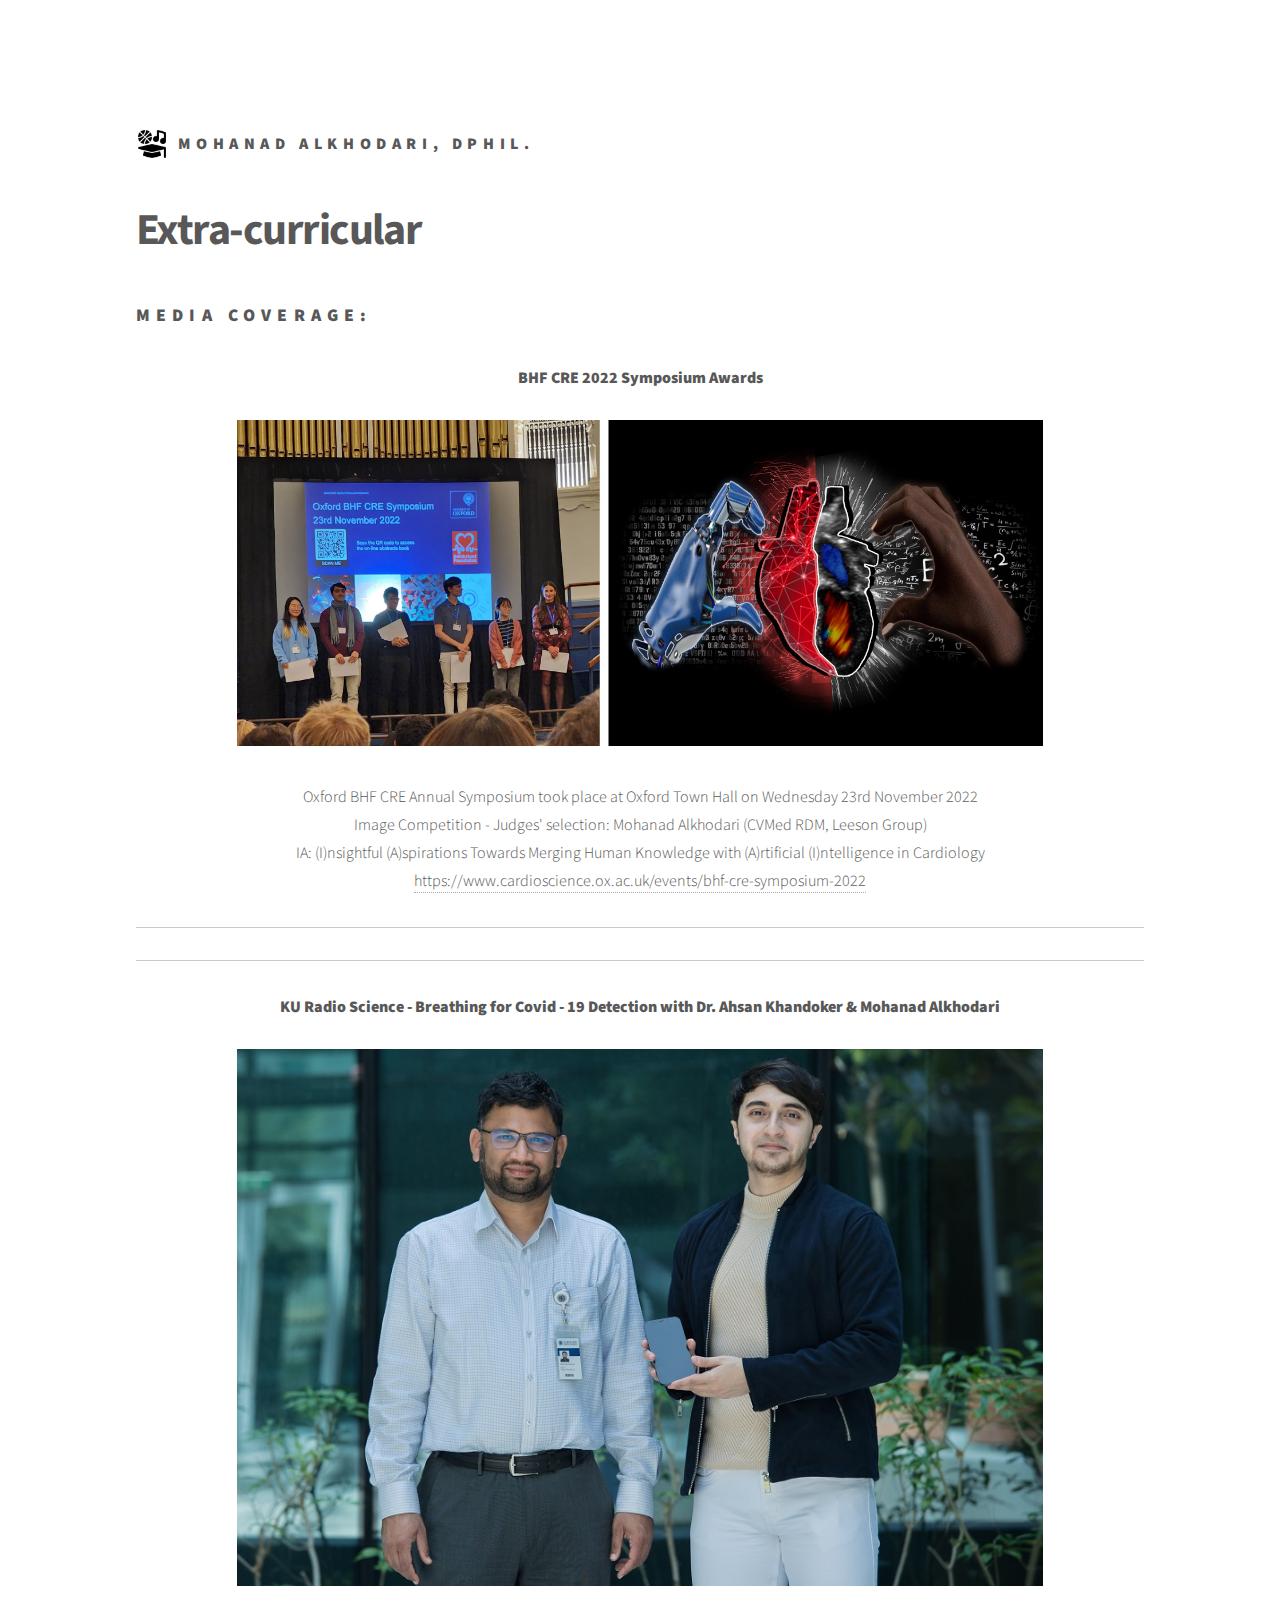
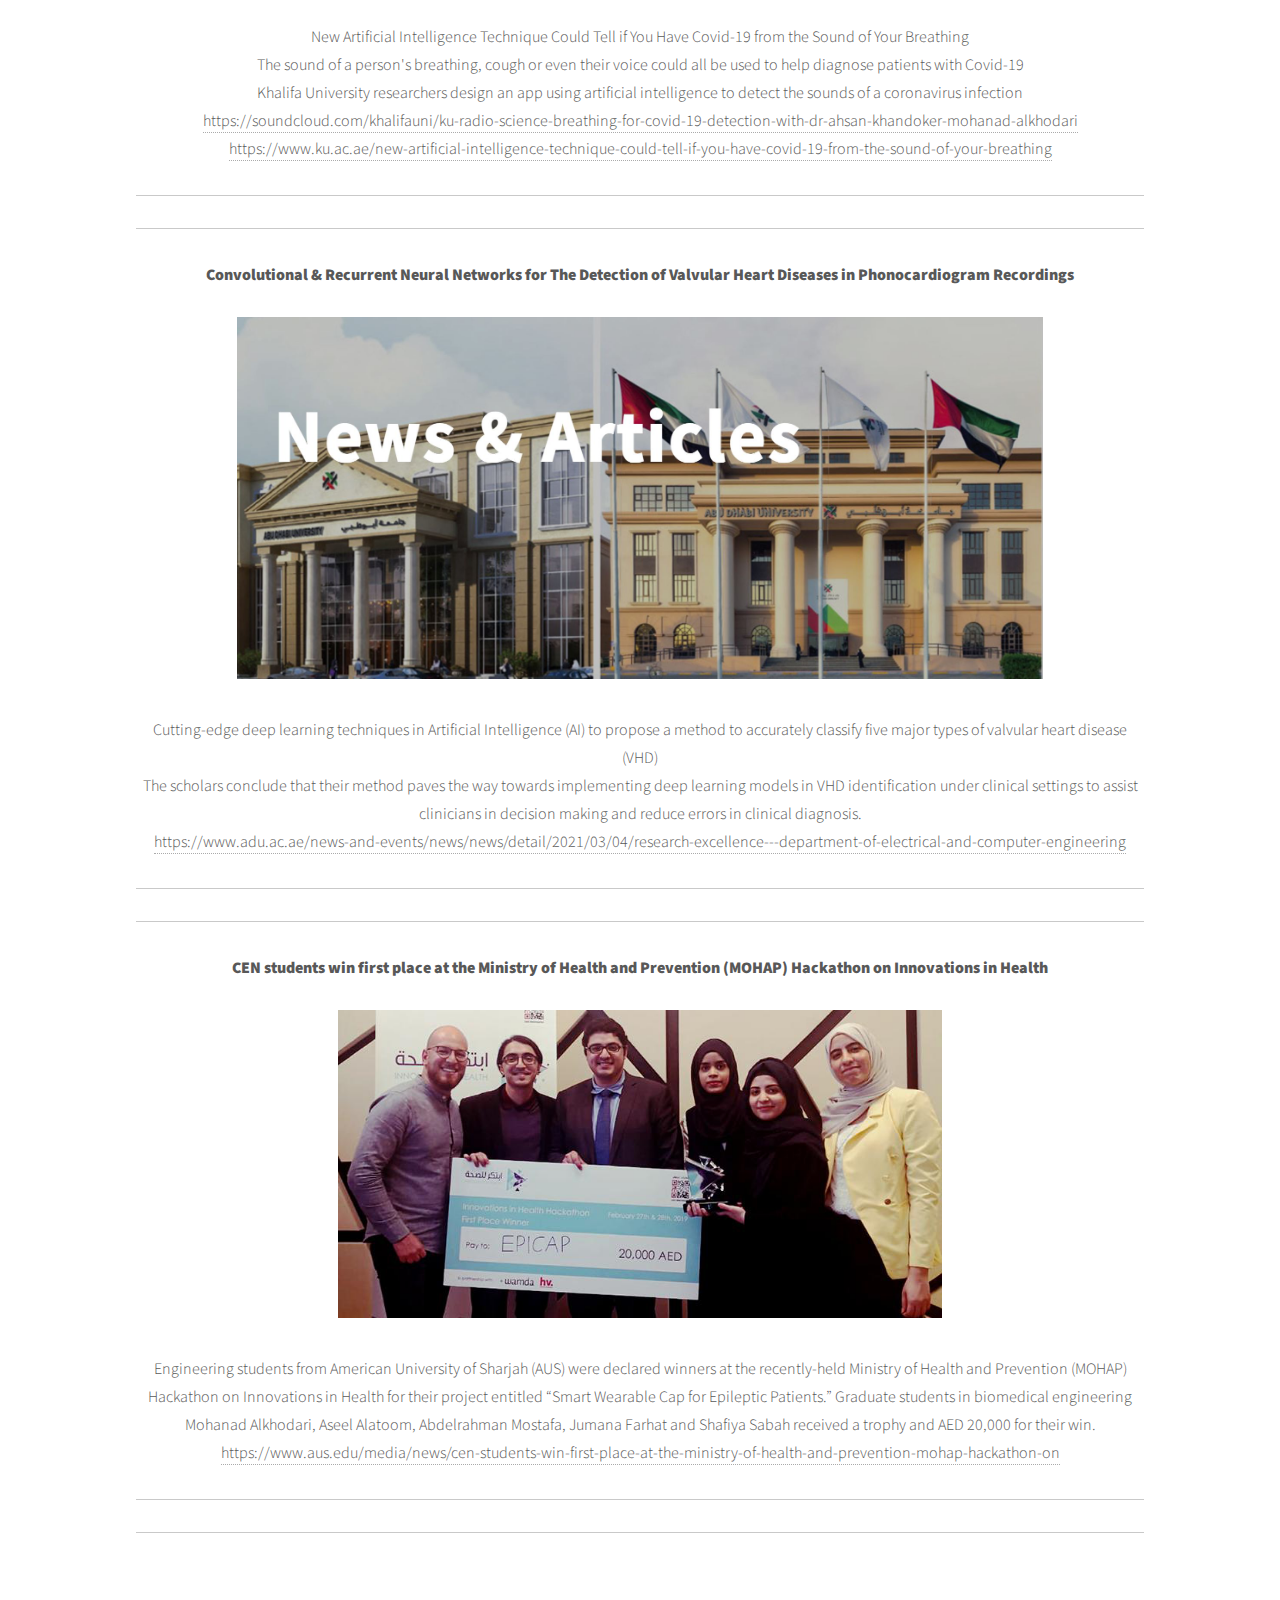
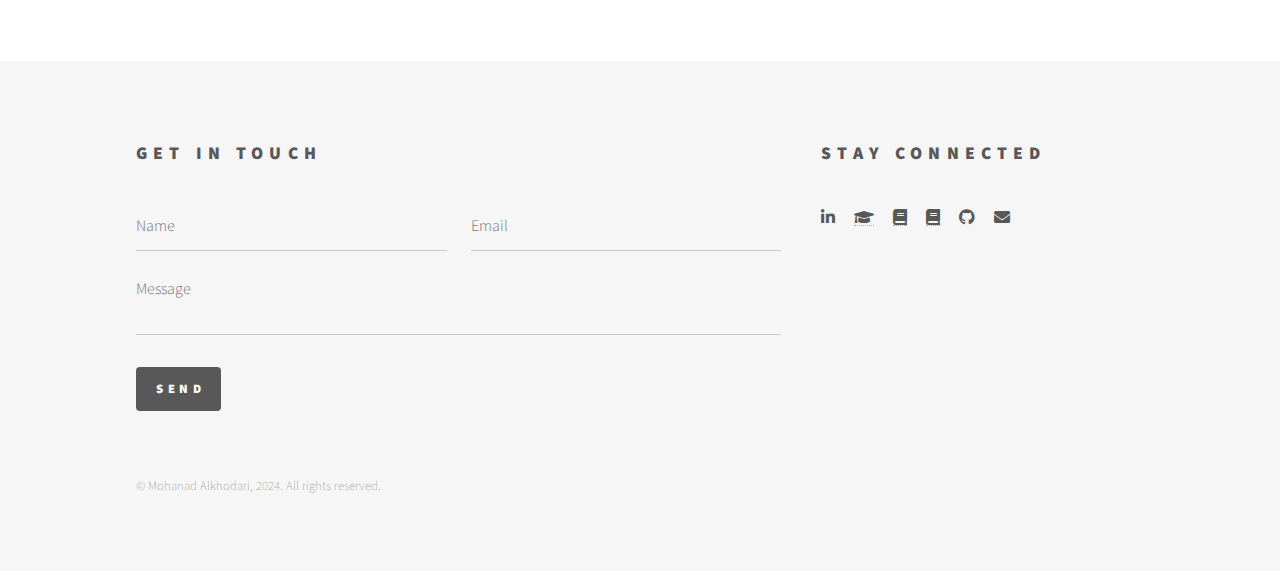
<file: extra.html>
<!DOCTYPE HTML>
<!--
	Phantom by HTML5 UP
	html5up.net | @ajlkn
	Free for personal and commercial use under the CCA 3.0 license (html5up.net/license)
-->
<html>
	<head>
		<title>Extra-curricular</title>
		<meta charset="utf-8" />
		<meta name="viewport" content="width=device-width, initial-scale=1, user-scalable=no" />
		<link rel="stylesheet" href="assets/css/main.css" />
		<noscript><link rel="stylesheet" href="assets/css/noscript.css" /></noscript>
		<link rel="icon" type="image/png" href="images/logo2.png" />
	</head>
	<body class="is-preload">
		<!-- Wrapper -->
			<div id="wrapper">

				<!-- Header -->
					<header id="header">
						<div class="inner">

							<!-- Logo -->
								<a href="index.html" class="logo">
									<span class="symbol"><img src="images/ex.png" alt="" /></span><span class="title">Mohanad Alkhodari, DPhil.</span>
								</a>

							<!-- Nav 
								<nav>
									<ul>
										<li><a href="#menu">Menu</a></li>
									</ul>
								</nav> -->

						</div>
					</header>

				<!-- Menu -->
					<nav id="menu">
						<h2>List</h2>
						<ul>
							<li><a href="index.html"> Home</a></li>
						</ul>
					</nav>

				<!-- Main -->
					<div id="main">
						<div class="inner">
							<h1>Extra-curricular</h1>

							<h2>Media coverage:</h2>

							<div style="text-align: center;">
								<b>BHF CRE 2022 Symposium Awards</b>
								<br>
								<br>
								<img src="images/BHF_2.jpg" width="80%" height="80%" alt=""/>
								<br>
								<br>
								Oxford BHF CRE Annual Symposium took place at Oxford Town Hall on Wednesday 23rd November 2022
								<br>
								Image Competition - Judges' selection: Mohanad Alkhodari (CVMed RDM, Leeson Group)
								<br>
								IA: (I)nsightful (A)spirations Towards Merging Human Knowledge with (A)rtificial (I)ntelligence in Cardiology
								<br>
								<a href="https://www.cardioscience.ox.ac.uk/events/bhf-cre-symposium-2022">https://www.cardioscience.ox.ac.uk/events/bhf-cre-symposium-2022</a>
								
							</div>
														
							<hr />
							<hr />

							<div style="text-align: center;">
								<b>KU Radio Science - Breathing for Covid - 19 Detection with Dr. Ahsan Khandoker & Mohanad Alkhodari</b>
								<br>
								<br>
								<img src="images/KU_radio.jpg" width="80%" height="80%" alt=""/>
								<br>
								<br>
								New Artificial Intelligence Technique Could Tell if You Have Covid-19 from the Sound of Your Breathing
								<br>
								The sound of a person's breathing, cough or even their voice could all be used to help diagnose patients with Covid-19
								<br> 
								Khalifa University researchers design an app using artificial intelligence to detect the sounds of a coronavirus infection
								<br>
								<a href="https://soundcloud.com/khalifauni/ku-radio-science-breathing-for-covid-19-detection-with-dr-ahsan-khandoker-mohanad-alkhodari">https://soundcloud.com/khalifauni/ku-radio-science-breathing-for-covid-19-detection-with-dr-ahsan-khandoker-mohanad-alkhodari</a>
								<a href="https://www.ku.ac.ae/new-artificial-intelligence-technique-could-tell-if-you-have-covid-19-from-the-sound-of-your-breathing">https://www.ku.ac.ae/new-artificial-intelligence-technique-could-tell-if-you-have-covid-19-from-the-sound-of-your-breathing</a>
							</div>

							<hr />
							<hr />

							<div style="text-align: center;">
								<b>Convolutional & Recurrent Neural Networks for The Detection of Valvular Heart Diseases in Phonocardiogram Recordings</b>
								<br>
								<br>
								<img src="images/ADU_news.JPG" width="80%" height="80%" alt=""/>
								<br>
								<br>
								Cutting-edge deep learning techniques in Artificial Intelligence (AI) to propose a method to accurately classify five major types of valvular heart disease (VHD)
								<br>
								The scholars conclude that their method paves the way towards implementing deep learning models in VHD identification under clinical settings to assist clinicians in decision making and reduce errors in clinical diagnosis.
								<br>
								<a href="https://www.adu.ac.ae/news-and-events/news/news/detail/2021/03/04/research-excellence---department-of-electrical-and-computer-engineering">https://www.adu.ac.ae/news-and-events/news/news/detail/2021/03/04/research-excellence---department-of-electrical-and-computer-engineering</a>
								
							</div>
						
							<hr />
							<hr />

							<div style="text-align: center;">
								<b>CEN students win first place at the Ministry of Health and Prevention (MOHAP) Hackathon on Innovations in Health</b>
								<br>
								<br>
								<img src="images/AUS_award.png" width="60%" height="60%" alt=""/>
								<br>
								<br>
								Engineering students from American University of Sharjah (AUS) were declared winners at the recently-held Ministry of Health and Prevention (MOHAP) Hackathon on Innovations
								in Health for their project entitled “Smart Wearable Cap for Epileptic Patients.” Graduate students in biomedical engineering Mohanad Alkhodari, Aseel Alatoom, Abdelrahman Mostafa,
								Jumana Farhat and Shafiya Sabah received a trophy and AED 20,000 for their win.
								<br>
								<a href="https://www.aus.edu/media/news/cen-students-win-first-place-at-the-ministry-of-health-and-prevention-mohap-hackathon-on">https://www.aus.edu/media/news/cen-students-win-first-place-at-the-ministry-of-health-and-prevention-mohap-hackathon-on</a>
								
							</div>

							<hr />
							<hr />

							

						</div>
					</div>














				<!-- Footer -->
					<footer id="footer">
						<div class="inner">
							<section>
								<h2>Get in touch</h2>
								<form method="post" action="mailto:mohanad.alkhodari@ku.ac.ae" enctype="text/plain">
									<div class="fields">
										<div class="field half">
											<input type="text" name="name" id="name" placeholder="Name" />
										</div>
										<div class="field half">
											<input type="email" name="email" id="email" placeholder="Email" />
										</div>
										<div class="field">
											<textarea name="message" id="message" placeholder="Message"></textarea>
										</div>
									</div>
									<ul class="actions">
										<li><input type="submit" value="Send" class="primary" /></li>
									</ul>
								</form>
							</section>
							<section>
								<h2>Stay connected</h2>
								<ul class="icons">
									<li><a href="https://www.linkedin.com/in/mohanad-alkhodari/" class="icon brands fa-linkedin-in"><span class="label">Linkedin</span></a></li>
									<li><a href="https://scholar.google.com/citations?user=ofnkH7UAAAAJ" class="fa fa-graduation-cap"></a></li>
									<li><a href="https://www.scopus.com/authid/detail.uri?authorId=57195943569" class="fa fa-book"></a></li>
									<li><a href="https://www.researchgate.net/profile/Mohanad-Alkhodari" class="fa fa-book"></a></li>
									<li><a href="https://github.com/malkhodari" class="icon brands fa-github"><span class="label">GitHub</span></a></li>
									<li><a href="mailto:mohanad.alkhodari@rdm.ox.ac.uk; mohanad.alkhodari@ku.ac.ae" class="icon solid fa-envelope"><span class="label">Email</span></a></li>
								</ul>
							</section>
							<ul class="copyright">
								<li>&copy; Mohanad Alkhodari, 2024. All rights reserved.</li>
							</ul>
						</div>
					</footer>

			</div>

		<!-- Scripts -->
			<script src="assets/js/jquery.min.js"></script>
			<script src="assets/js/browser.min.js"></script>
			<script src="assets/js/breakpoints.min.js"></script>
			<script src="assets/js/util.js"></script>
			<script src="assets/js/main.js"></script>

			<meta http-equiv='cache-control' content='no-cache'> 
			<meta http-equiv='expires' content='0'> 
			<meta http-equiv='pragma' content='no-cache'>
	</body>
</html>
</file>
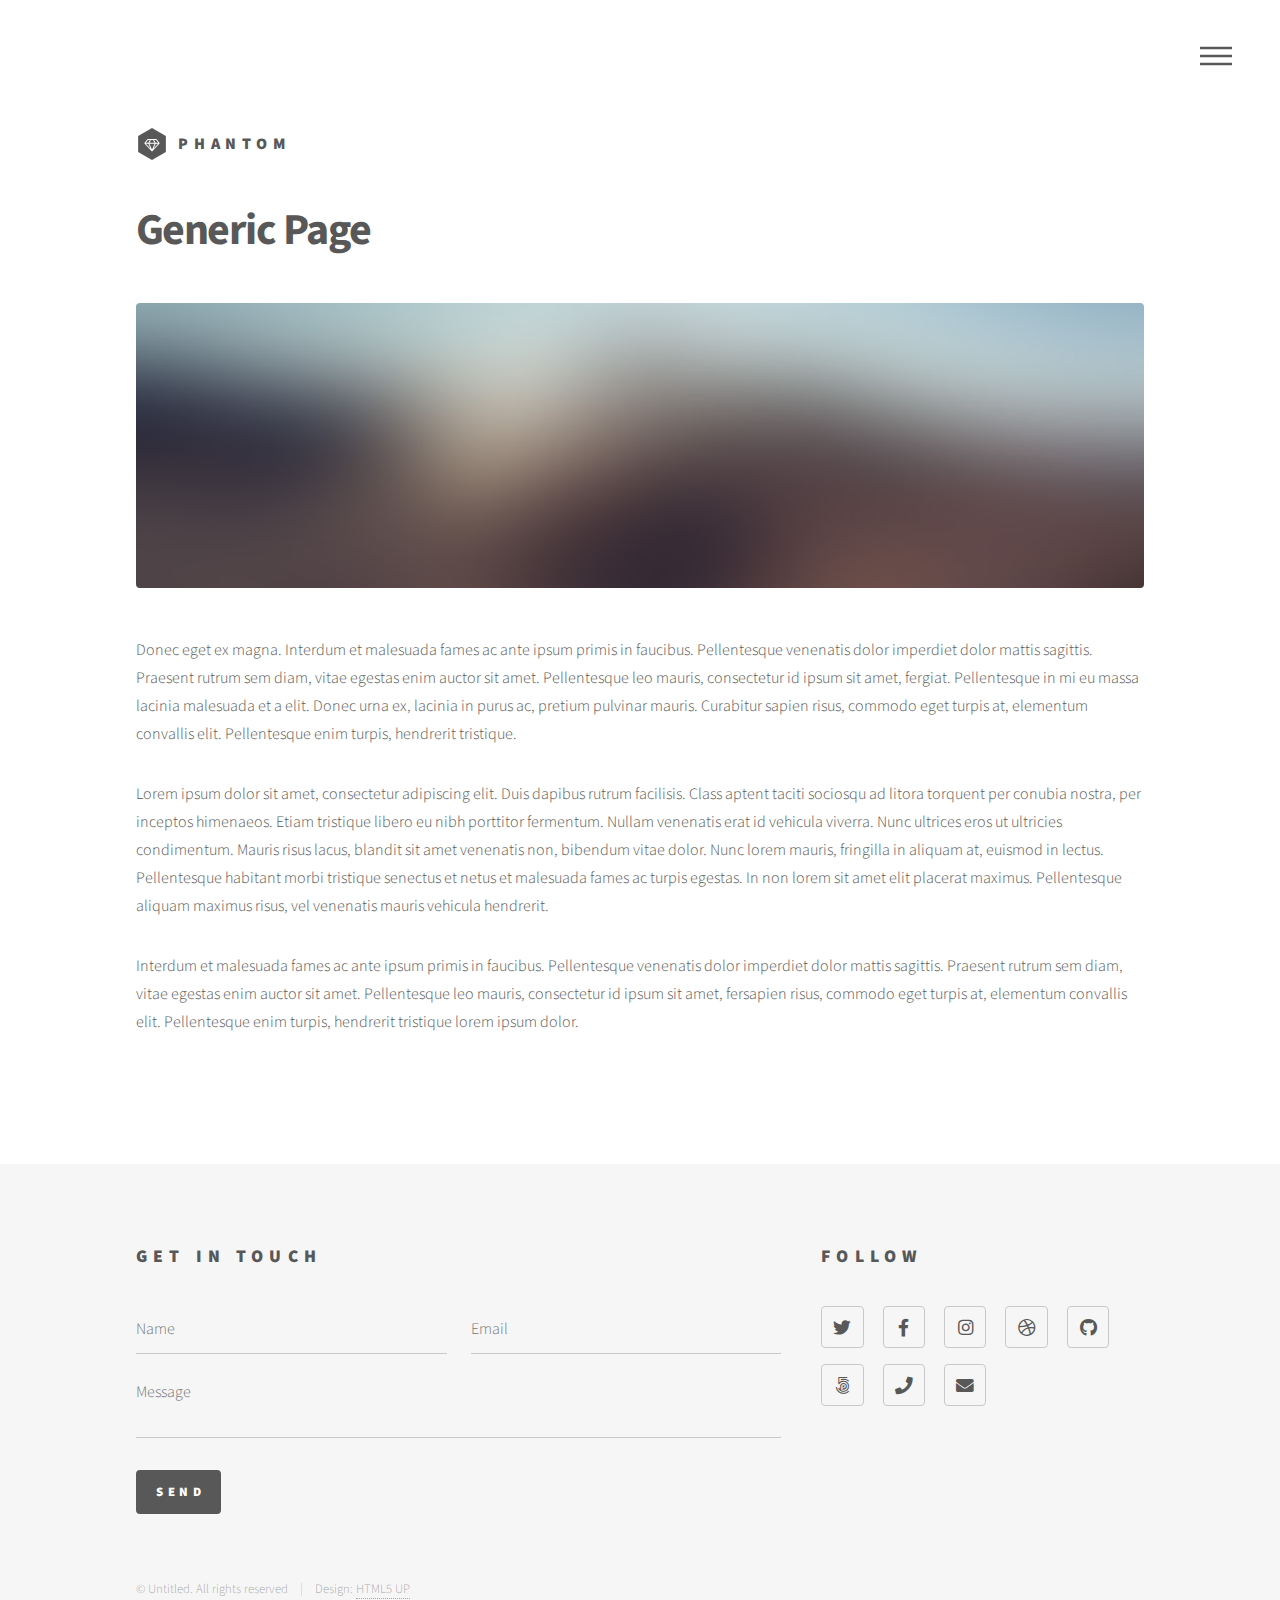
<file: generic.html>
<!DOCTYPE HTML>
<!--
	Phantom by HTML5 UP
	html5up.net | @ajlkn
	Free for personal and commercial use under the CCA 3.0 license (html5up.net/license)
-->
<html>
	<head>
		<title>Generic - Phantom by HTML5 UP</title>
		<meta charset="utf-8" />
		<meta name="viewport" content="width=device-width, initial-scale=1, user-scalable=no" />
		<link rel="stylesheet" href="assets/css/main.css" />
		<noscript><link rel="stylesheet" href="assets/css/noscript.css" /></noscript>
	</head>
	<body class="is-preload">
		<!-- Wrapper -->
			<div id="wrapper">

				<!-- Header -->
					<header id="header">
						<div class="inner">

							<!-- Logo -->
								<a href="index.html" class="logo">
									<span class="symbol"><img src="images/logo.svg" alt="" /></span><span class="title">Phantom</span>
								</a>

							<!-- Nav -->
								<nav>
									<ul>
										<li><a href="#menu">Menu</a></li>
									</ul>
								</nav>

						</div>
					</header>

				<!-- Menu -->
					<nav id="menu">
						<h2>Menu</h2>
						<ul>
							<li><a href="index.html">Home</a></li>
							<li><a href="generic.html">Ipsum veroeros</a></li>
							<li><a href="generic.html">Tempus etiam</a></li>
							<li><a href="generic.html">Consequat dolor</a></li>
							<li><a href="elements.html">Elements</a></li>
						</ul>
					</nav>

				<!-- Main -->
					<div id="main">
						<div class="inner">
							<h1>Generic Page</h1>
							<span class="image main"><img src="images/pic13.jpg" alt="" /></span>
							<p>Donec eget ex magna. Interdum et malesuada fames ac ante ipsum primis in faucibus. Pellentesque venenatis dolor imperdiet dolor mattis sagittis. Praesent rutrum sem diam, vitae egestas enim auctor sit amet. Pellentesque leo mauris, consectetur id ipsum sit amet, fergiat. Pellentesque in mi eu massa lacinia malesuada et a elit. Donec urna ex, lacinia in purus ac, pretium pulvinar mauris. Curabitur sapien risus, commodo eget turpis at, elementum convallis elit. Pellentesque enim turpis, hendrerit tristique.</p>
							<p>Lorem ipsum dolor sit amet, consectetur adipiscing elit. Duis dapibus rutrum facilisis. Class aptent taciti sociosqu ad litora torquent per conubia nostra, per inceptos himenaeos. Etiam tristique libero eu nibh porttitor fermentum. Nullam venenatis erat id vehicula viverra. Nunc ultrices eros ut ultricies condimentum. Mauris risus lacus, blandit sit amet venenatis non, bibendum vitae dolor. Nunc lorem mauris, fringilla in aliquam at, euismod in lectus. Pellentesque habitant morbi tristique senectus et netus et malesuada fames ac turpis egestas. In non lorem sit amet elit placerat maximus. Pellentesque aliquam maximus risus, vel venenatis mauris vehicula hendrerit.</p>
							<p>Interdum et malesuada fames ac ante ipsum primis in faucibus. Pellentesque venenatis dolor imperdiet dolor mattis sagittis. Praesent rutrum sem diam, vitae egestas enim auctor sit amet. Pellentesque leo mauris, consectetur id ipsum sit amet, fersapien risus, commodo eget turpis at, elementum convallis elit. Pellentesque enim turpis, hendrerit tristique lorem ipsum dolor.</p>
						</div>
					</div>

				<!-- Footer -->
					<footer id="footer">
						<div class="inner">
							<section>
								<h2>Get in touch</h2>
								<form method="post" action="#">
									<div class="fields">
										<div class="field half">
											<input type="text" name="name" id="name" placeholder="Name" />
										</div>
										<div class="field half">
											<input type="email" name="email" id="email" placeholder="Email" />
										</div>
										<div class="field">
											<textarea name="message" id="message" placeholder="Message"></textarea>
										</div>
									</div>
									<ul class="actions">
										<li><input type="submit" value="Send" class="primary" /></li>
									</ul>
								</form>
							</section>
							<section>
								<h2>Follow</h2>
								<ul class="icons">
									<li><a href="#" class="icon brands style2 fa-twitter"><span class="label">Twitter</span></a></li>
									<li><a href="#" class="icon brands style2 fa-facebook-f"><span class="label">Facebook</span></a></li>
									<li><a href="#" class="icon brands style2 fa-instagram"><span class="label">Instagram</span></a></li>
									<li><a href="#" class="icon brands style2 fa-dribbble"><span class="label">Dribbble</span></a></li>
									<li><a href="#" class="icon brands style2 fa-github"><span class="label">GitHub</span></a></li>
									<li><a href="#" class="icon brands style2 fa-500px"><span class="label">500px</span></a></li>
									<li><a href="#" class="icon solid style2 fa-phone"><span class="label">Phone</span></a></li>
									<li><a href="#" class="icon solid style2 fa-envelope"><span class="label">Email</span></a></li>
								</ul>
							</section>
							<ul class="copyright">
								<li>&copy; Untitled. All rights reserved</li><li>Design: <a href="http://html5up.net">HTML5 UP</a></li>
							</ul>
						</div>
					</footer>

			</div>

		<!-- Scripts -->
			<script src="assets/js/jquery.min.js"></script>
			<script src="assets/js/browser.min.js"></script>
			<script src="assets/js/breakpoints.min.js"></script>
			<script src="assets/js/util.js"></script>
			<script src="assets/js/main.js"></script>

	</body>
</html>
</file>
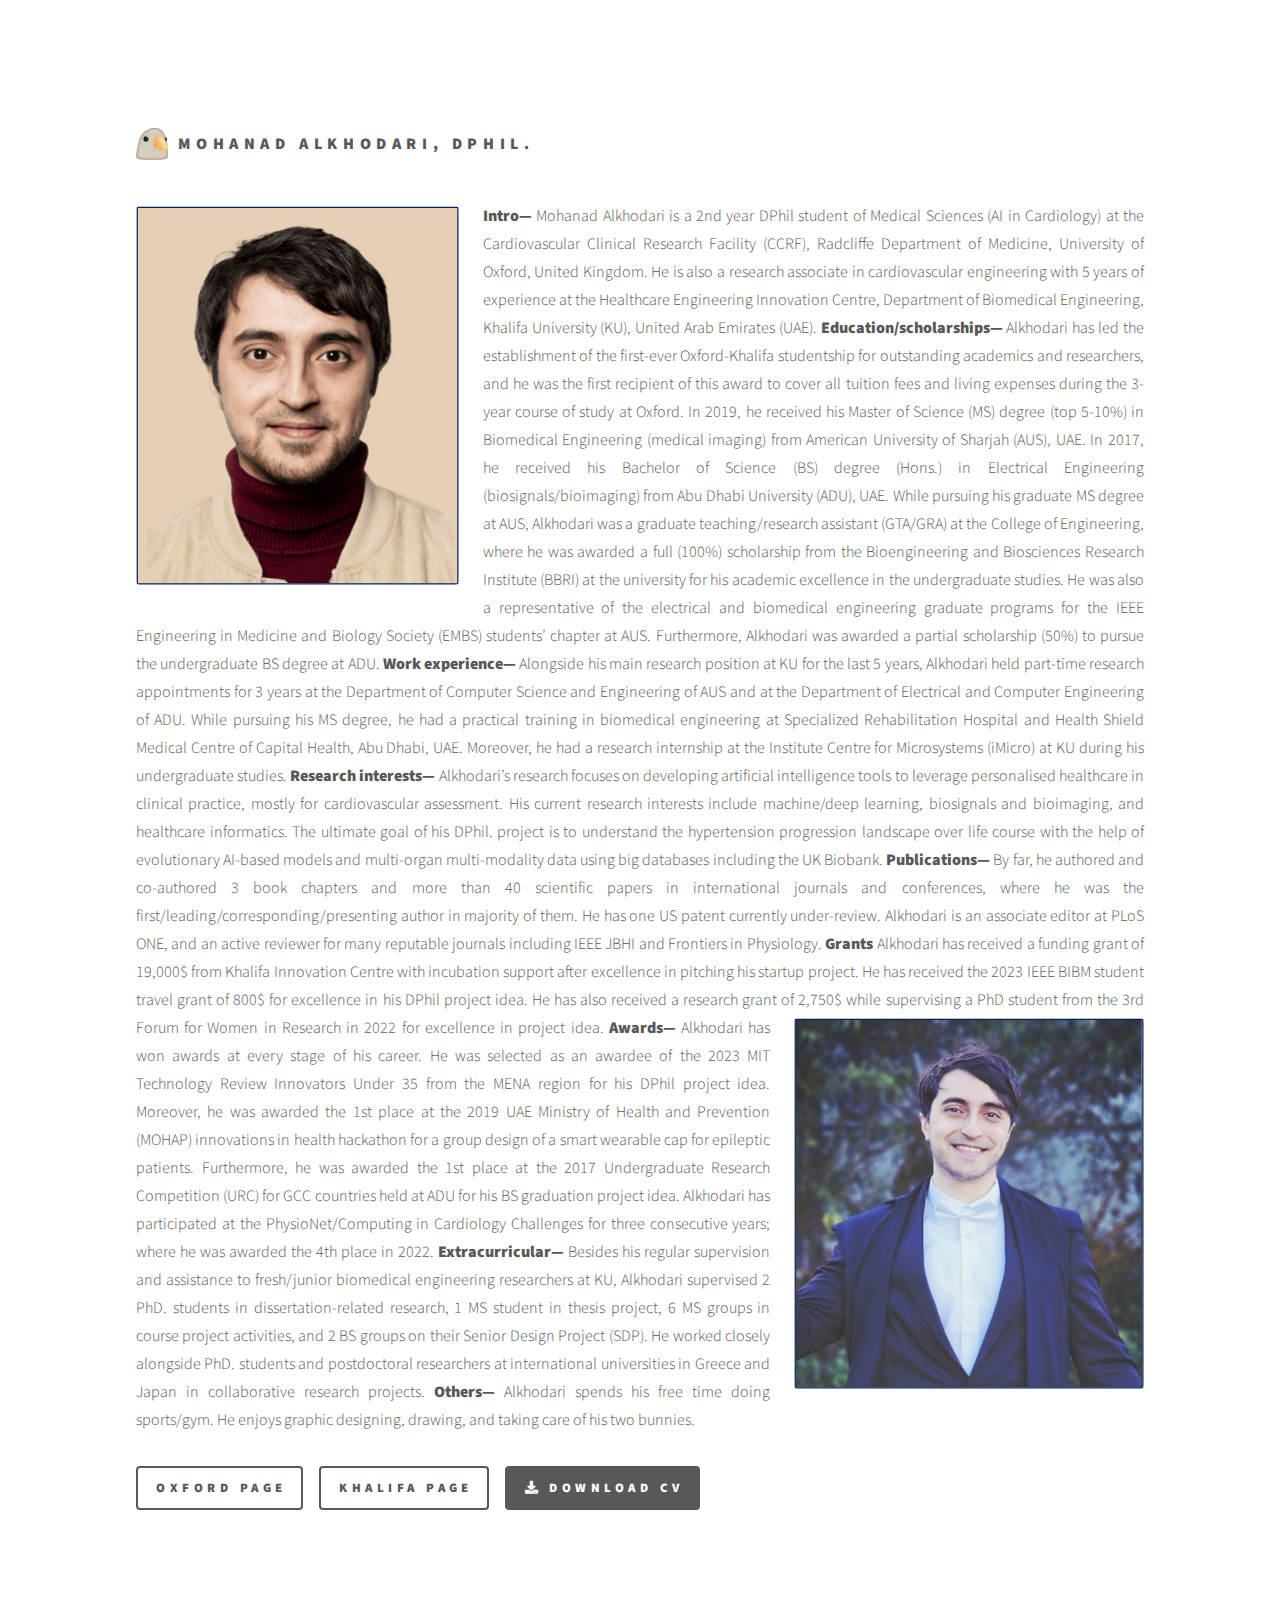
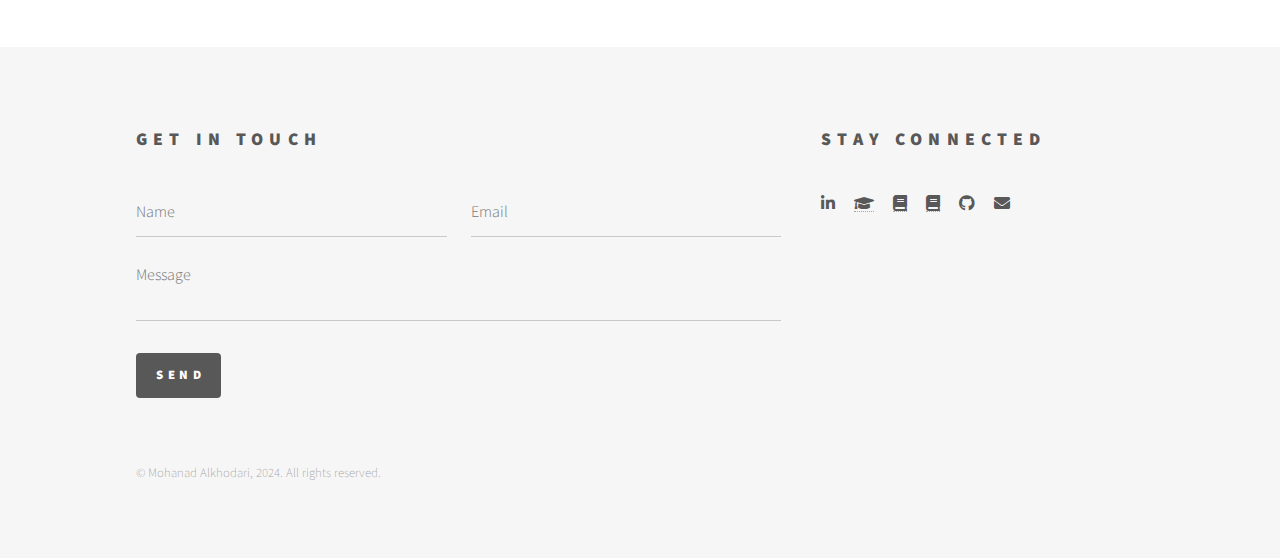
<file: mohanad.html>
<!DOCTYPE HTML>
<!--
	Phantom by HTML5 UP
	html5up.net | @ajlkn
	Free for personal and commercial use under the CCA 3.0 license (html5up.net/license)
-->
<html>
	<head>
		<title>About me</title>
		<meta charset="utf-8" />
		<meta name="viewport" content="width=device-width, initial-scale=1, user-scalable=no" />
		<link rel="stylesheet" href="assets/css/main.css" />
		<noscript><link rel="stylesheet" href="assets/css/noscript.css" /></noscript>
		<link rel="icon" type="image/png" href="images/logo2.png" />
	</head>
	<body class="is-preload">
		<!-- Wrapper -->
			<div id="wrapper">

				<!-- Header -->
					<header id="header">
						<div class="inner">

							<!-- Logo -->
								<a href="index.html" class="logo">
									<span class="symbol"><img src="images/logo1.png" alt="" /></span><span class="title">Mohanad Alkhodari, DPhil.</span>
								</a>

							<!-- Nav 
								<nav>
									<ul>
										<li><a href="#menu">Menu</a></li>
									</ul>
								</nav> -->

						</div>
					</header>

				<!-- Menu -->
					<nav id="menu">
						<h2>List</h2>
						<ul>
							<li><a href="index.html"> Home</a></li>
						</ul>
					</nav>

				<!-- Main -->
					<div id="main">
						<div class="inner">
							
							<p align="justify">
								
								<span class="image left"><img src="images/1.png" alt="" width="293" height="379" /></span>
								<font size="3">
								<b>Intro—</b> Mohanad Alkhodari is a 2nd year DPhil student of Medical Sciences (AI in Cardiology) at the Cardiovascular Clinical Research Facility (CCRF), Radcliffe Department of Medicine, University of Oxford, United Kingdom. He is also a research associate in cardiovascular engineering with 5 years of experience at the Healthcare Engineering Innovation Centre, Department of Biomedical Engineering, Khalifa University (KU), United Arab Emirates (UAE).
								<b>Education/scholarships—</b> Alkhodari has led the establishment of the first-ever Oxford-Khalifa studentship for outstanding academics and researchers, and he was the first recipient of this award to cover all tuition fees and living expenses during the 3-year course of study at Oxford. In 2019, he received his Master of Science (MS) degree (top 5-10%) in Biomedical Engineering (medical imaging) from American University of Sharjah (AUS), UAE. In 2017, he received his Bachelor of Science (BS) degree (Hons.) in Electrical Engineering (biosignals/bioimaging) from Abu Dhabi University (ADU), UAE. While pursuing his graduate MS degree at AUS, Alkhodari was a graduate teaching/research assistant (GTA/GRA) at the College of Engineering, where he was awarded a full (100%) scholarship from the Bioengineering and Biosciences Research Institute (BBRI) at the university for his academic excellence in the undergraduate studies. He was also a representative of the electrical and biomedical engineering graduate programs for the IEEE Engineering in Medicine and Biology Society (EMBS) students’ chapter at AUS. Furthermore, Alkhodari was awarded a partial scholarship (50%) to pursue the undergraduate BS degree at ADU.
								<b>Work experience—</b> Alongside his main research position at KU for the last 5 years, Alkhodari held part-time research appointments for 3 years at the Department of Computer Science and Engineering of AUS and at the Department of Electrical and Computer Engineering of ADU. While pursuing his MS degree, he had a practical training in biomedical engineering at Specialized Rehabilitation Hospital and Health Shield Medical Centre of Capital Health, Abu Dhabi, UAE. Moreover, he had a research internship at the Institute Centre for Microsystems (iMicro) at KU during his undergraduate studies.
							    <b>Research interests—</b> Alkhodari’s research focuses on developing artificial intelligence tools to leverage personalised healthcare in clinical practice, mostly for cardiovascular assessment. His current research interests include machine/deep learning, biosignals and bioimaging, and healthcare informatics. The ultimate goal of his DPhil. project is to understand the hypertension progression landscape over life course with the help of evolutionary AI-based models and multi-organ multi-modality data using big databases including the UK Biobank. 
								<b>Publications—</b> By far, he authored and co-authored 3 book chapters and more than 40 scientific papers in international journals and conferences, where he was the first/leading/corresponding/presenting author in majority of them. He has one US patent currently under-review. Alkhodari is an associate editor at PLoS ONE, and an active reviewer for many reputable journals including IEEE JBHI and Frontiers in Physiology.
								<b>Grants</b> Alkhodari has received a funding grant of 19,000$ from Khalifa Innovation Centre with incubation support after excellence in pitching his startup project. He has received the 2023 IEEE BIBM student travel grant of 800$ for excellence in his DPhil project idea. He has also received a research grant of 2,750$ while supervising a PhD student from the 3rd Forum for Women in Research in 2022 for excellence in project idea.
								<span class="image right"><img src="images/2.jpg" alt="" width="338" height="371" /></span>
								<b>Awards—</b> Alkhodari has won awards at every stage of his career. He was selected as an awardee of the 2023 MIT Technology Review Innovators Under 35 from the MENA region for his DPhil project idea. Moreover, he was awarded the 1st place at the 2019 UAE Ministry of Health and Prevention (MOHAP) innovations in health hackathon for a group design of a smart wearable cap for epileptic patients. Furthermore, he was awarded the 1st place at the 2017 Undergraduate Research Competition (URC) for GCC countries held at ADU for his BS graduation project idea. Alkhodari has participated at the PhysioNet/Computing in Cardiology Challenges for three consecutive years; where he was awarded the 4th place in 2022.
								<b>Extracurricular—</b> Besides his regular supervision and assistance to fresh/junior biomedical engineering researchers at KU, Alkhodari supervised 2 PhD. students in dissertation-related research, 1 MS student in thesis project, 6 MS groups in course project activities, and 2 BS groups on their Senior Design Project (SDP). He worked closely alongside PhD. students and postdoctoral researchers at international universities in Greece and Japan in collaborative research projects.
								<b>Others—</b> Alkhodari spends his free time doing sports/gym. He enjoys graphic designing, drawing, and taking care of his two bunnies.
								</font>

							</p>

							<ul class="actions">
								<li><a href="https://www.rdm.ox.ac.uk/people/mohanad-alkhodari" class="button">Oxford Page</a></li>
								<li><a href="https://www.ku.ac.ae/college-people/mohanad-alkhodari" class="button">Khalifa Page</a></li>
								<li><a href="https://kudrive.ku.ac.ae/no-shib/index.php/s/vqOY3qUNj2LJFIU/download" class="button primary icon solid fa-download">Download CV</a></li>
							</ul>	

						</div>
					</div>














				<!-- Footer -->
					<footer id="footer">
						<div class="inner">
							<section>
								<h2>Get in touch</h2>
								<form method="post" action="mailto:mohanad.alkhodari@ku.ac.ae" enctype="text/plain">
									<div class="fields">
										<div class="field half">
											<input type="text" name="name" id="name" placeholder="Name" />
										</div>
										<div class="field half">
											<input type="email" name="email" id="email" placeholder="Email" />
										</div>
										<div class="field">
											<textarea name="message" id="message" placeholder="Message"></textarea>
										</div>
									</div>
									<ul class="actions">
										<li><input type="submit" value="Send" class="primary" /></li>
									</ul>
								</form>
							</section>
							<section>
								<h2>Stay connected</h2>
								<ul class="icons">
									<li><a href="https://www.linkedin.com/in/mohanad-alkhodari/" class="icon brands fa-linkedin-in"><span class="label">Linkedin</span></a></li>
									<li><a href="https://scholar.google.com/citations?user=ofnkH7UAAAAJ" class="fa fa-graduation-cap"></a></li>
									<li><a href="https://www.scopus.com/authid/detail.uri?authorId=57195943569" class="fa fa-book"></a></li>
									<li><a href="https://www.researchgate.net/profile/Mohanad-Alkhodari" class="fa fa-book"></a></li>
									<li><a href="https://github.com/malkhodari" class="icon brands fa-github"><span class="label">GitHub</span></a></li>
									<li><a href="mailto:mohanad.alkhodari@rdm.ox.ac.uk; mohanad.alkhodari@ku.ac.ae" class="icon solid fa-envelope"><span class="label">Email</span></a></li>
								</ul>
							</section>
							<ul class="copyright">
								<li>&copy; Mohanad Alkhodari, 2024. All rights reserved.</li>
							</ul>
						</div>
					</footer>

			</div>

		<!-- Scripts -->
			<script src="assets/js/jquery.min.js"></script>
			<script src="assets/js/browser.min.js"></script>
			<script src="assets/js/breakpoints.min.js"></script>
			<script src="assets/js/util.js"></script>
			<script src="assets/js/main.js"></script>

			<meta http-equiv='cache-control' content='no-cache'> 
			<meta http-equiv='expires' content='0'> 
			<meta http-equiv='pragma' content='no-cache'>
	</body>
</html>
</file>
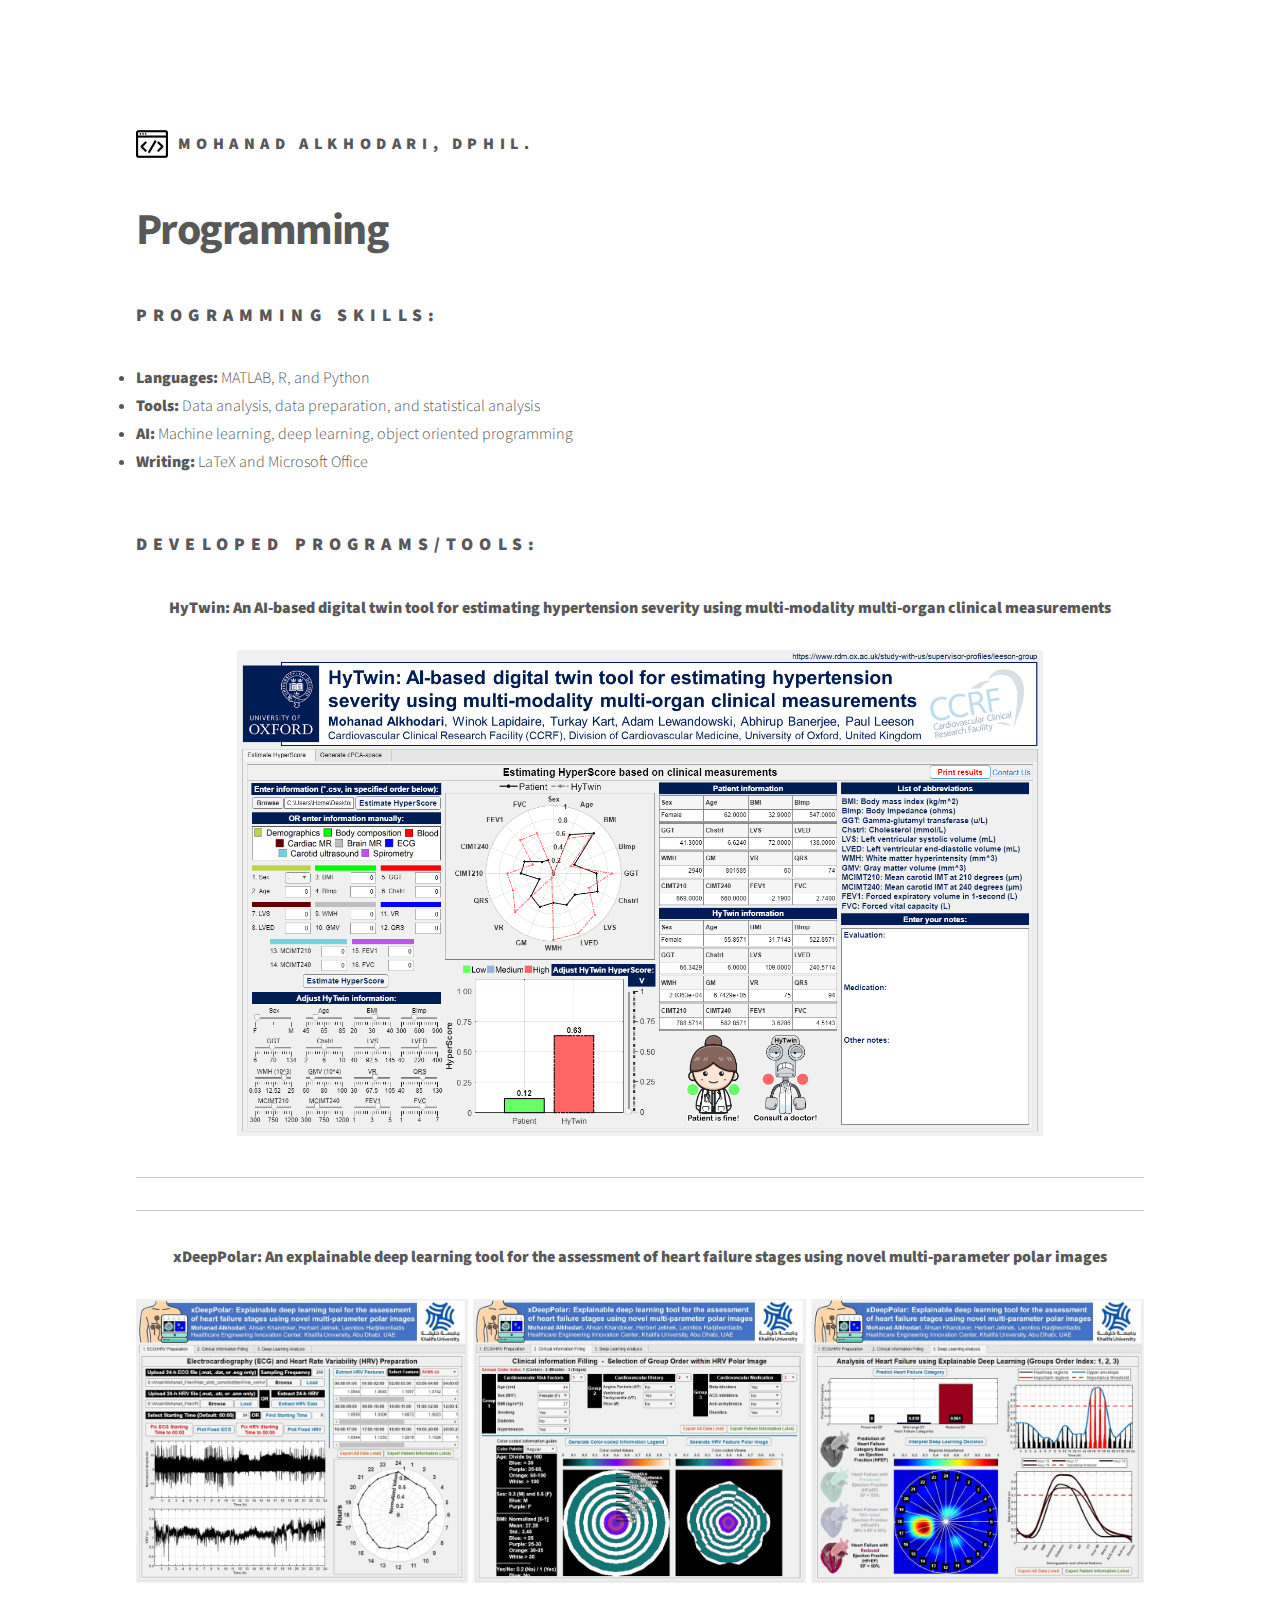
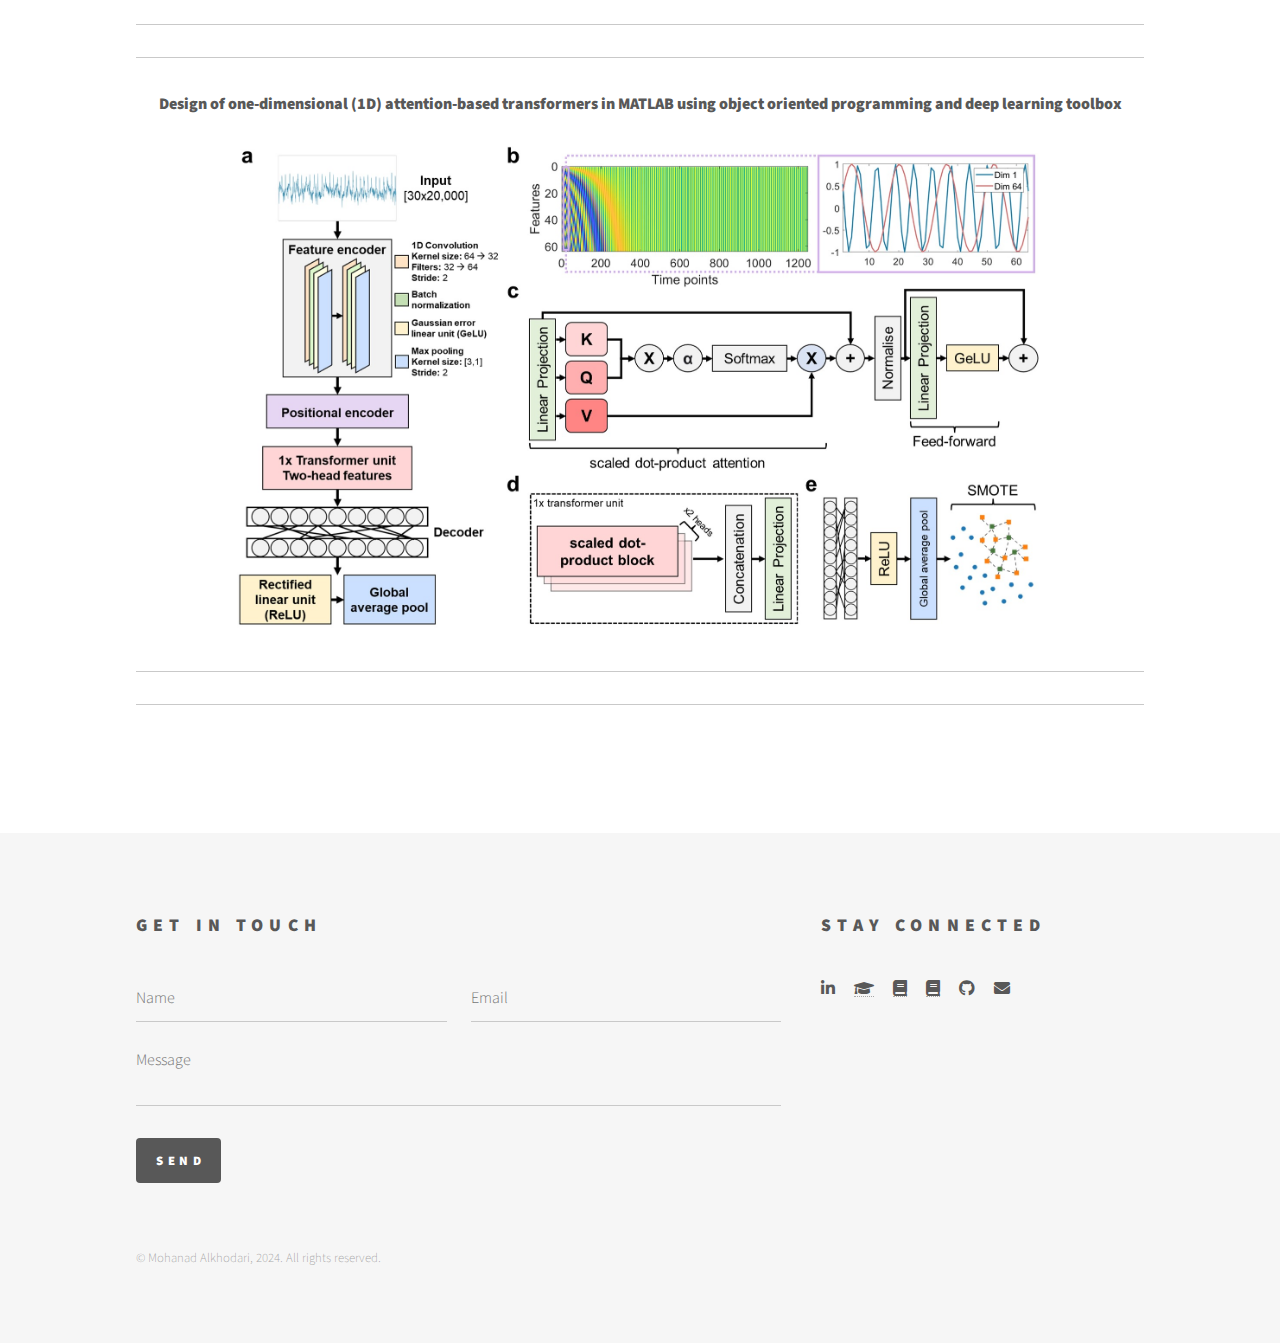
<file: programming.html>
<!DOCTYPE HTML>
<!--
	Phantom by HTML5 UP
	html5up.net | @ajlkn
	Free for personal and commercial use under the CCA 3.0 license (html5up.net/license)
-->
<html>
	<head>
		<title>Programming</title>
		<meta charset="utf-8" />
		<meta name="viewport" content="width=device-width, initial-scale=1, user-scalable=no" />
		<link rel="stylesheet" href="assets/css/main.css" />
		<noscript><link rel="stylesheet" href="assets/css/noscript.css" /></noscript>
		<link rel="icon" type="image/png" href="images/logo2.png" />
	</head>
	<body class="is-preload">
		<!-- Wrapper -->
			<div id="wrapper">

				<!-- Header -->
					<header id="header">
						<div class="inner">

							<!-- Logo -->
								<a href="index.html" class="logo">
									<span class="symbol"><img src="images/code.png" alt="" /></span><span class="title">Mohanad Alkhodari, DPhil.</span>
								</a>

							<!-- Nav 
								<nav>
									<ul>
										<li><a href="#menu">Menu</a></li>
									</ul>
								</nav> -->

						</div>
					</header>

				<!-- Menu -->
					<nav id="menu">
						<h2>List</h2>
						<ul>
							<li><a href="index.html"> Home</a></li>
						</ul>
					</nav>

				<!-- Main -->
					<div id="main">
						<div class="inner">
							<h1>Programming</h1>

							<h2>Programming Skills:</h2>
							<li><b>Languages:</b> MATLAB, R, and Python</li>
							<li><b>Tools:</b> Data analysis, data preparation, and statistical analysis</li>
							<li><b>AI:</b> Machine learning, deep learning, object oriented programming</li>
							<li><b>Writing:</b> LaTeX and Microsoft Office</li>
							<br>
							<br>
							<h2>Developed programs/tools:</h2>

							<div style="text-align: center;">
								<b>HyTwin: An AI-based digital twin tool for estimating hypertension severity using multi-modality multi-organ clinical measurements</b>
								<br>
								<br>
								<img src="images/HyTwin.png" width="80%" height="80%" alt=""/>

							</div>
														
							<hr />
							<hr />

							<div style="text-align: center;">
								<b>xDeepPolar: An explainable deep learning tool for the assessment of heart failure stages using novel multi-parameter polar images</b>
								<br>
								<br>
								<img src="images/xDeepPolar.jpg" width="100%" height="100%" alt=""/>
							</div>

							<hr />
							<hr />

							<div style="text-align: center;">
								<b>Design of one-dimensional (1D) attention-based transformers in MATLAB using object oriented programming and deep learning toolbox</b>
								<br>
								<br>
								<img src="images/transformer.jpg" width="80%" height="80%" alt=""/>
							</div>
						
							<hr />
							<hr />

							

						</div>
					</div>














				<!-- Footer -->
					<footer id="footer">
						<div class="inner">
							<section>
								<h2>Get in touch</h2>
								<form method="post" action="mailto:mohanad.alkhodari@ku.ac.ae" enctype="text/plain">
									<div class="fields">
										<div class="field half">
											<input type="text" name="name" id="name" placeholder="Name" />
										</div>
										<div class="field half">
											<input type="email" name="email" id="email" placeholder="Email" />
										</div>
										<div class="field">
											<textarea name="message" id="message" placeholder="Message"></textarea>
										</div>
									</div>
									<ul class="actions">
										<li><input type="submit" value="Send" class="primary" /></li>
									</ul>
								</form>
							</section>
							<section>
								<h2>Stay connected</h2>
								<ul class="icons">
									<li><a href="https://www.linkedin.com/in/mohanad-alkhodari/" class="icon brands fa-linkedin-in"><span class="label">Linkedin</span></a></li>
									<li><a href="https://scholar.google.com/citations?user=ofnkH7UAAAAJ" class="fa fa-graduation-cap"></a></li>
									<li><a href="https://www.scopus.com/authid/detail.uri?authorId=57195943569" class="fa fa-book"></a></li>
									<li><a href="https://www.researchgate.net/profile/Mohanad-Alkhodari" class="fa fa-book"></a></li>
									<li><a href="https://github.com/malkhodari" class="icon brands fa-github"><span class="label">GitHub</span></a></li>
									<li><a href="mailto:mohanad.alkhodari@rdm.ox.ac.uk; mohanad.alkhodari@ku.ac.ae" class="icon solid fa-envelope"><span class="label">Email</span></a></li>
								</ul>
							</section>
							<ul class="copyright">
								<li>&copy; Mohanad Alkhodari, 2024. All rights reserved.</li>
							</ul>
						</div>
					</footer>

			</div>

		<!-- Scripts -->
			<script src="assets/js/jquery.min.js"></script>
			<script src="assets/js/browser.min.js"></script>
			<script src="assets/js/breakpoints.min.js"></script>
			<script src="assets/js/util.js"></script>
			<script src="assets/js/main.js"></script>

			<meta http-equiv='cache-control' content='no-cache'> 
			<meta http-equiv='expires' content='0'> 
			<meta http-equiv='pragma' content='no-cache'>
			
	</body>
</html>
</file>
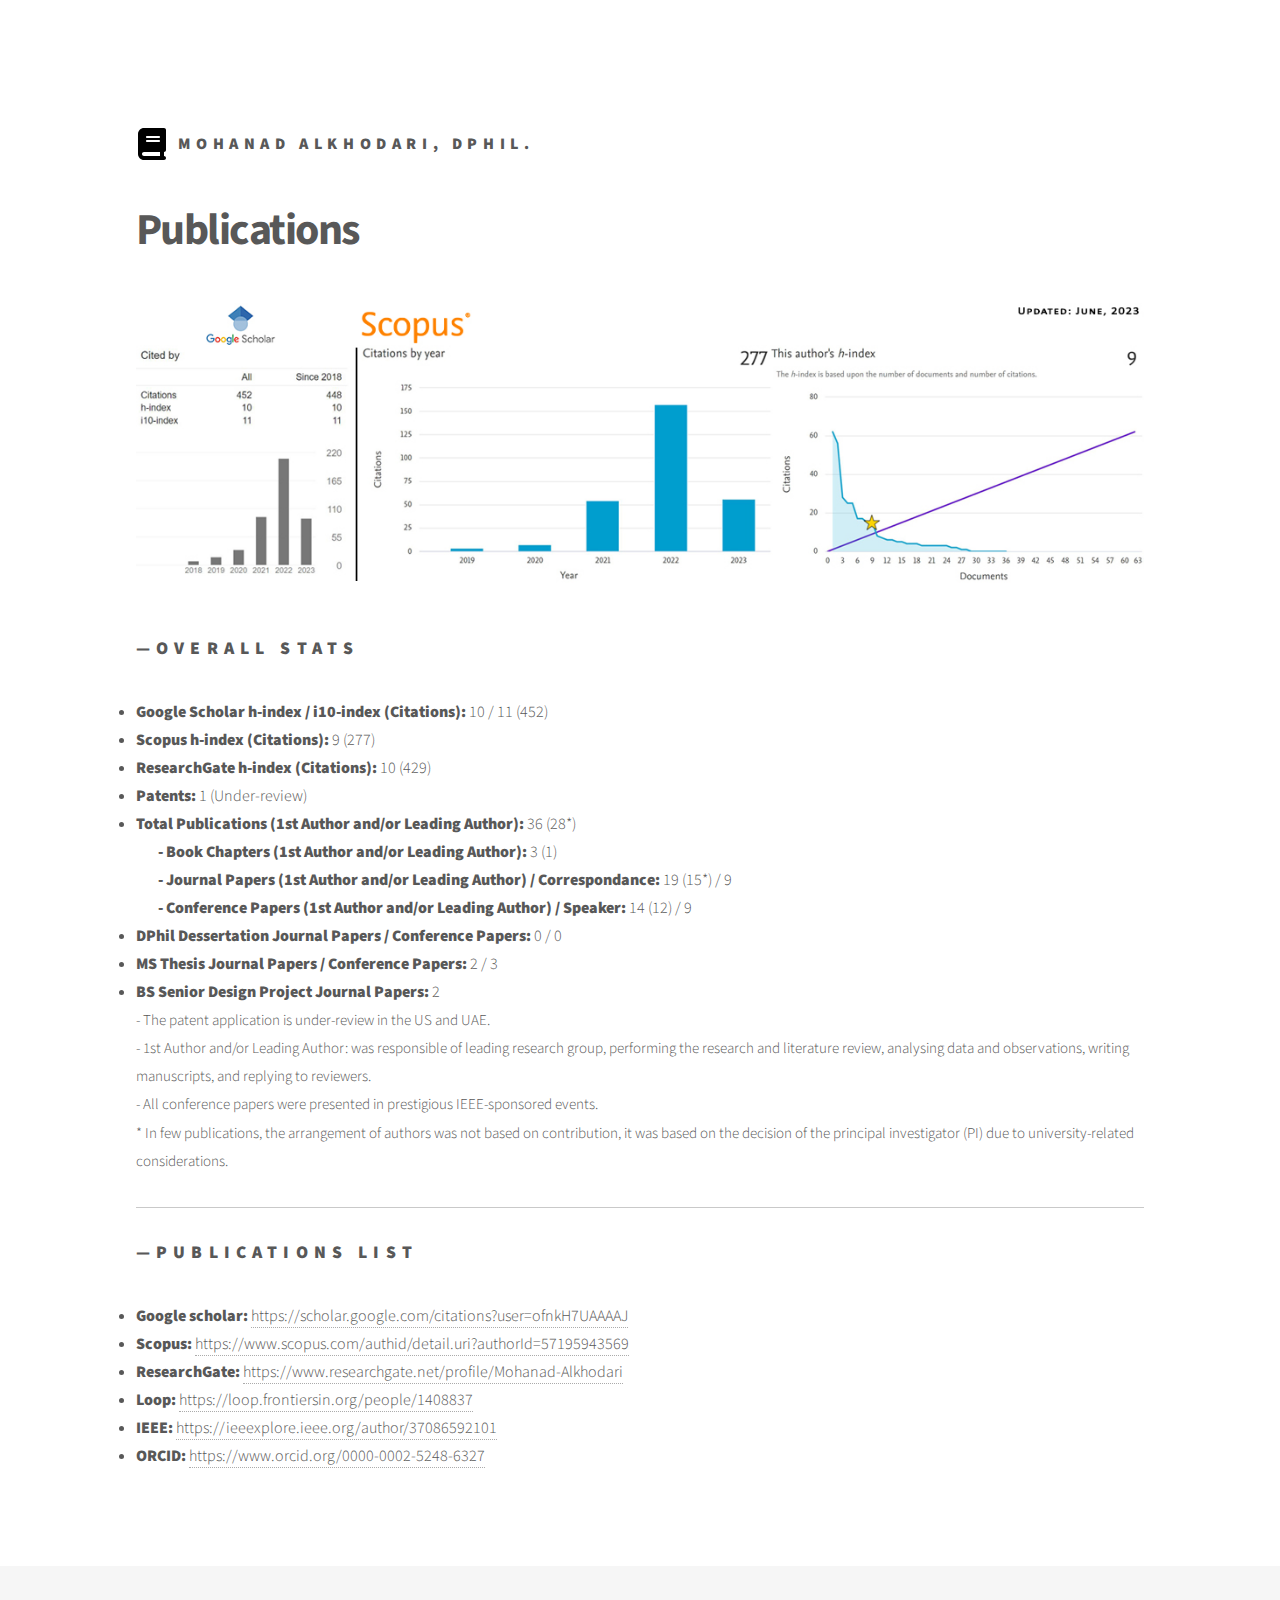
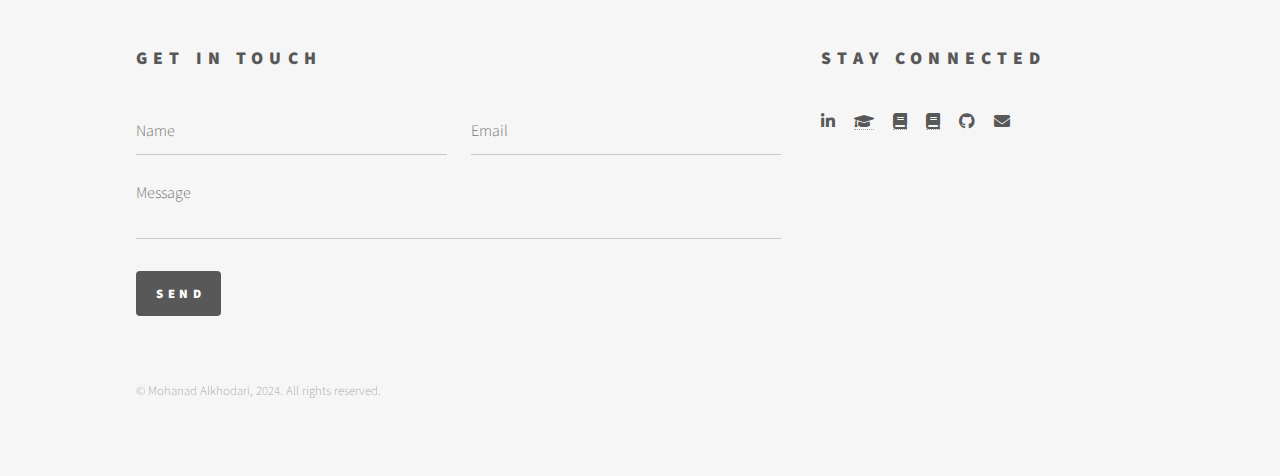
<file: publications.html>
<!DOCTYPE HTML>
<!--
	Phantom by HTML5 UP
	html5up.net | @ajlkn
	Free for personal and commercial use under the CCA 3.0 license (html5up.net/license)
-->
<html>
	<head>
		<title>Publications</title>
		<meta charset="utf-8" />
		<meta name="viewport" content="width=device-width, initial-scale=1, user-scalable=no" />
		<link rel="stylesheet" href="assets/css/main.css" />
		<noscript><link rel="stylesheet" href="assets/css/noscript.css" /></noscript>
		<link rel="icon" type="image/png" href="images/logo2.png" />

	</head>
	<body class="is-preload">
		<!-- Wrapper -->
			<div id="wrapper">

				<!-- Header -->
					<header id="header">
						<div class="inner">

							<!-- Logo -->
							<a href="index.html" class="logo">
								<span class="symbol"><img src="images/book-solid.svg" alt="" /></span><span class="title">Mohanad Alkhodari, DPhil.</span>
							</a>

							<!-- Nav 
								<nav>
									<ul>
										<li><a href="#menu">Menu</a></li>
									</ul>
								</nav> -->

						</div>
					</header>

				<!-- Menu -->
					<nav id="menu">
						<h2>Menu</h2>
						<ul>
							<li><a href="index.html">Home</a></li>
							<li><a href="generic.html">Ipsum veroeros</a></li>
							<li><a href="generic.html">Tempus etiam</a></li>
							<li><a href="generic.html">Consequat dolor</a></li>
							<li><a href="elements.html">Elements</a></li>
						</ul>
					</nav>

				<!-- Main -->
					<div id="main">
						<div class="inner">
							<h1>Publications</h1>
							<span class="image main"><img src="images/publications_header.jpg" alt="" /></span>
							
							<h2>—Overall stats</h2>

							<li><b>Google Scholar h-index / i10-index (Citations):</b> 10 / 11 (452)</li>
							<li><b>Scopus h-index (Citations):</b> 9 (277)</li>
							<li><b>ResearchGate h-index (Citations):</b> 10 (429)</li>
							<li><b>Patents:</b> 1 (Under-review)</li>
							<li><b>Total Publications (1st Author and/or Leading Author):</b> 36 (28*)</li>

							&nbsp; &emsp;<span style="font-size:16px;"><b>- Book Chapters (1st Author and/or Leading Author):</b> 3 (1)</span><br/>
							&nbsp; &emsp;<span style="font-size:16px;"><b>- Journal Papers (1st Author and/or Leading Author) / Correspondance:</b> 19 (15*) / 9</span><br/>
							&nbsp; &emsp;<span style="font-size:16px;"><b>- Conference Papers (1st Author and/or Leading Author) / Speaker:</b> 14 (12) / 9</span>

							<li><b>DPhil Dessertation Journal Papers / Conference Papers:</b> 0 / 0</li>
							<li><b>MS Thesis Journal Papers / Conference Papers:</b> 2 / 3</li>
							<li><b>BS Senior Design Project Journal Papers:</b> 2</li>
	
							<span style="font-size:15px;">- The patent application is under-review in the US and UAE.</span><br/>
							<span style="font-size:15px;">- 1st Author and/or Leading Author: was responsible of leading research group, 
								performing the research and literature review, analysing data and observations, writing manuscripts, and replying to reviewers.</span><br/>					
							<span style="font-size:15px;">- All conference papers were presented in prestigious IEEE-sponsored events.</span><br/>
							<span style="font-size:15px;">* In few publications, the arrangement of authors was not based on contribution, 
								it was based on the decision of the principal investigator (PI) due to university-related considerations.</span><br/>
	
						<hr />

						<h2>—Publications list</h2>

							<li><b>Google scholar:</b> <a href="https://scholar.google.com/citations?user=ofnkH7UAAAAJ">https://scholar.google.com/citations?user=ofnkH7UAAAAJ</a></li>
							<li><b>Scopus:</b> <a href="https://www.scopus.com/authid/detail.uri?authorId=57195943569">https://www.scopus.com/authid/detail.uri?authorId=57195943569</a></li>
							<li><b>ResearchGate:</b> <a href="https://www.researchgate.net/profile/Mohanad-Alkhodari">https://www.researchgate.net/profile/Mohanad-Alkhodari</a></li>
							<li><b>Loop:</b> <a href="https://loop.frontiersin.org/people/1408837">https://loop.frontiersin.org/people/1408837</a></li>
							<li><b>IEEE:</b> <a href="https://ieeexplore.ieee.org/author/37086592101">https://ieeexplore.ieee.org/author/37086592101</a></li>
							<li><b>ORCID:</b> <a href="https://www.orcid.org/0000-0002-5248-6327">https://www.orcid.org/0000-0002-5248-6327</a></li>
								
						</div>
					</div>

				<!-- Footer -->
				<footer id="footer">
					<div class="inner">
						<section>
							<h2>Get in touch</h2>
							<form method="post" action="mailto:mohanad.alkhodari@ku.ac.ae" enctype="text/plain">
								<div class="fields">
									<div class="field half">
										<input type="text" name="name" id="name" placeholder="Name" />
									</div>
									<div class="field half">
										<input type="email" name="email" id="email" placeholder="Email" />
									</div>
									<div class="field">
										<textarea name="message" id="message" placeholder="Message"></textarea>
									</div>
								</div>
								<ul class="actions">
									<li><input type="submit" value="Send" class="primary" /></li>
								</ul>
							</form>
						</section>
						<section>
							<h2>Stay connected</h2>
							<ul class="icons">
								<li><a href="https://www.linkedin.com/in/mohanad-alkhodari/" class="icon brands fa-linkedin-in"><span class="label">Linkedin</span></a></li>
								<li><a href="https://scholar.google.com/citations?user=ofnkH7UAAAAJ" class="fa fa-graduation-cap"></a></li>
								<li><a href="https://www.scopus.com/authid/detail.uri?authorId=57195943569" class="fa fa-book"></a></li>
								<li><a href="https://www.researchgate.net/profile/Mohanad-Alkhodari" class="fa fa-book"></a></li>
								<li><a href="https://github.com/malkhodari" class="icon brands fa-github"><span class="label">GitHub</span></a></li>
								<li><a href="mailto:mohanad.alkhodari@rdm.ox.ac.uk; mohanad.alkhodari@ku.ac.ae" class="icon solid fa-envelope"><span class="label">Email</span></a></li>
							</ul>
						</section>
						<ul class="copyright">
							<li>&copy; Mohanad Alkhodari, 2024. All rights reserved.</li>
						</ul>
					</div>
				</footer>

			</div>

		<!-- Scripts -->
			<script src="assets/js/jquery.min.js"></script>
			<script src="assets/js/browser.min.js"></script>
			<script src="assets/js/breakpoints.min.js"></script>
			<script src="assets/js/util.js"></script>
			<script src="assets/js/main.js"></script>

			<meta http-equiv='cache-control' content='no-cache'> 
			<meta http-equiv='expires' content='0'> 
			<meta http-equiv='pragma' content='no-cache'>
	</body>
</html>
</file>
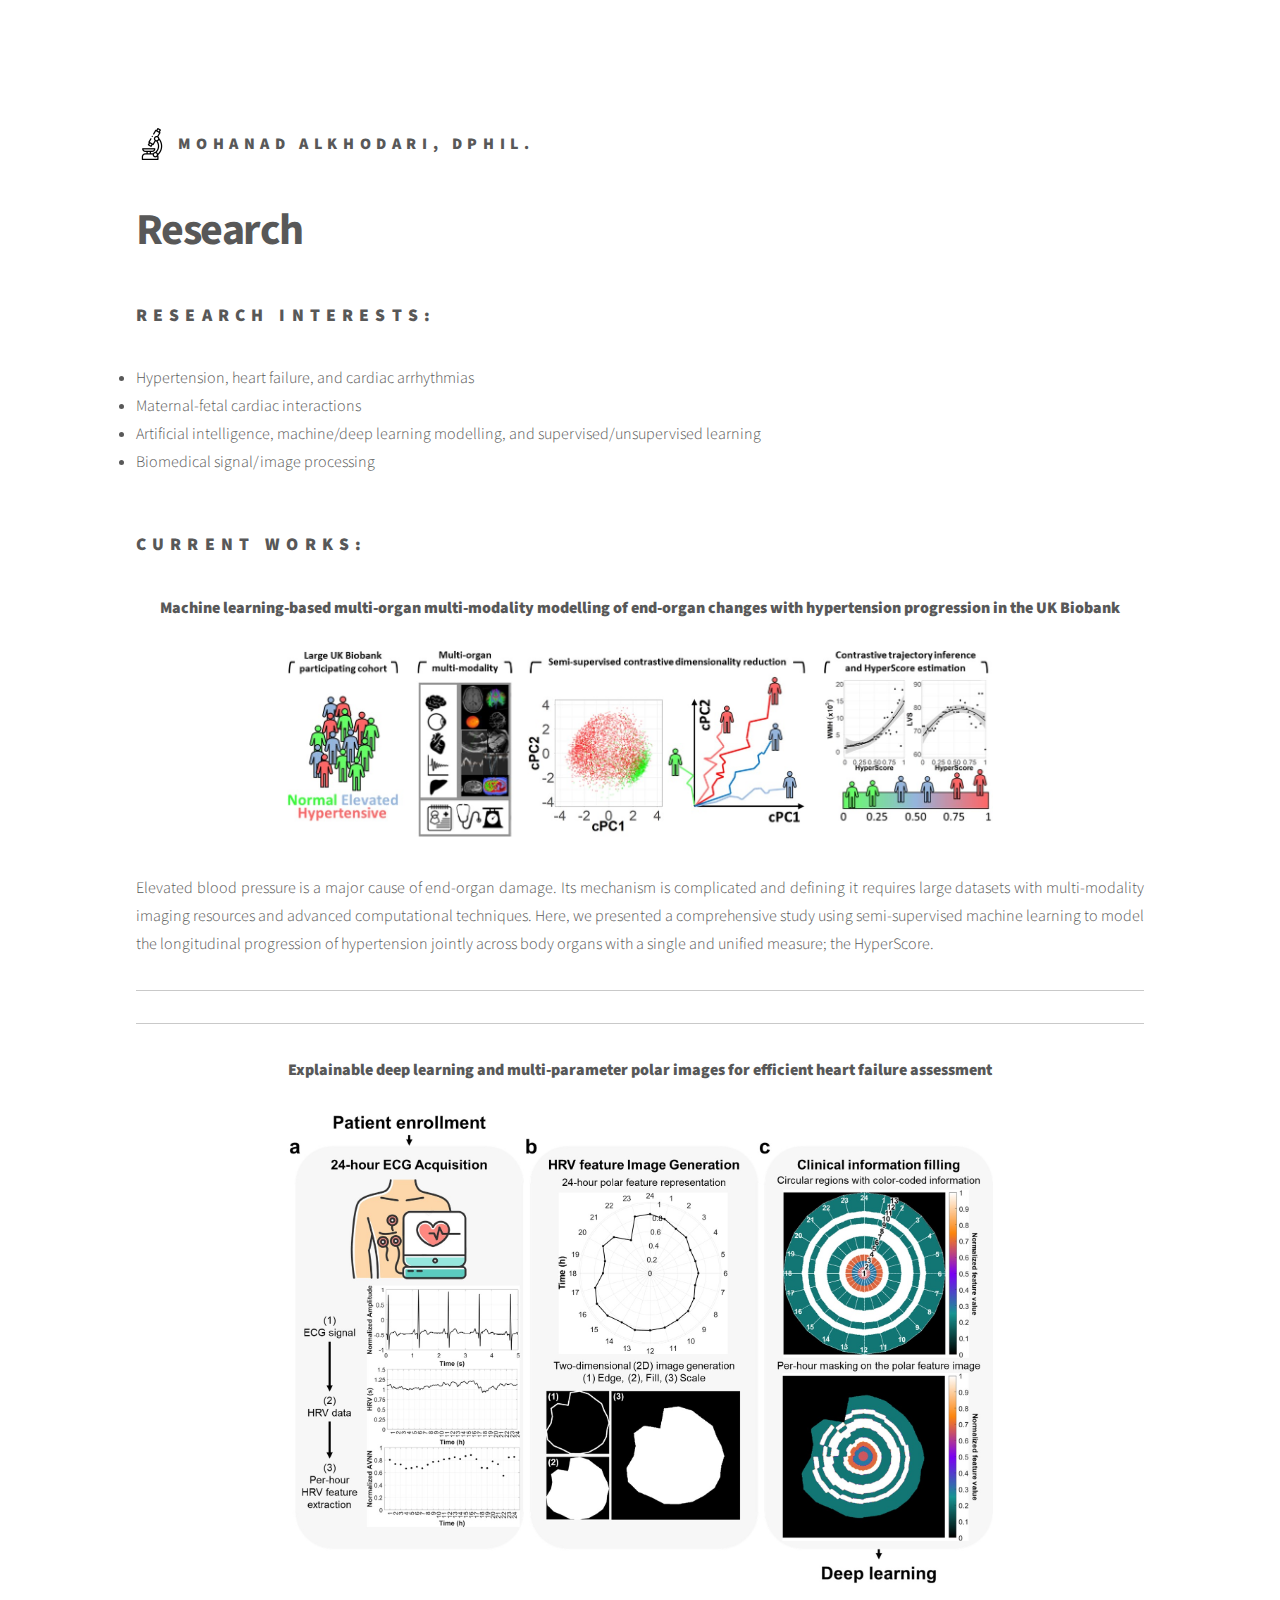
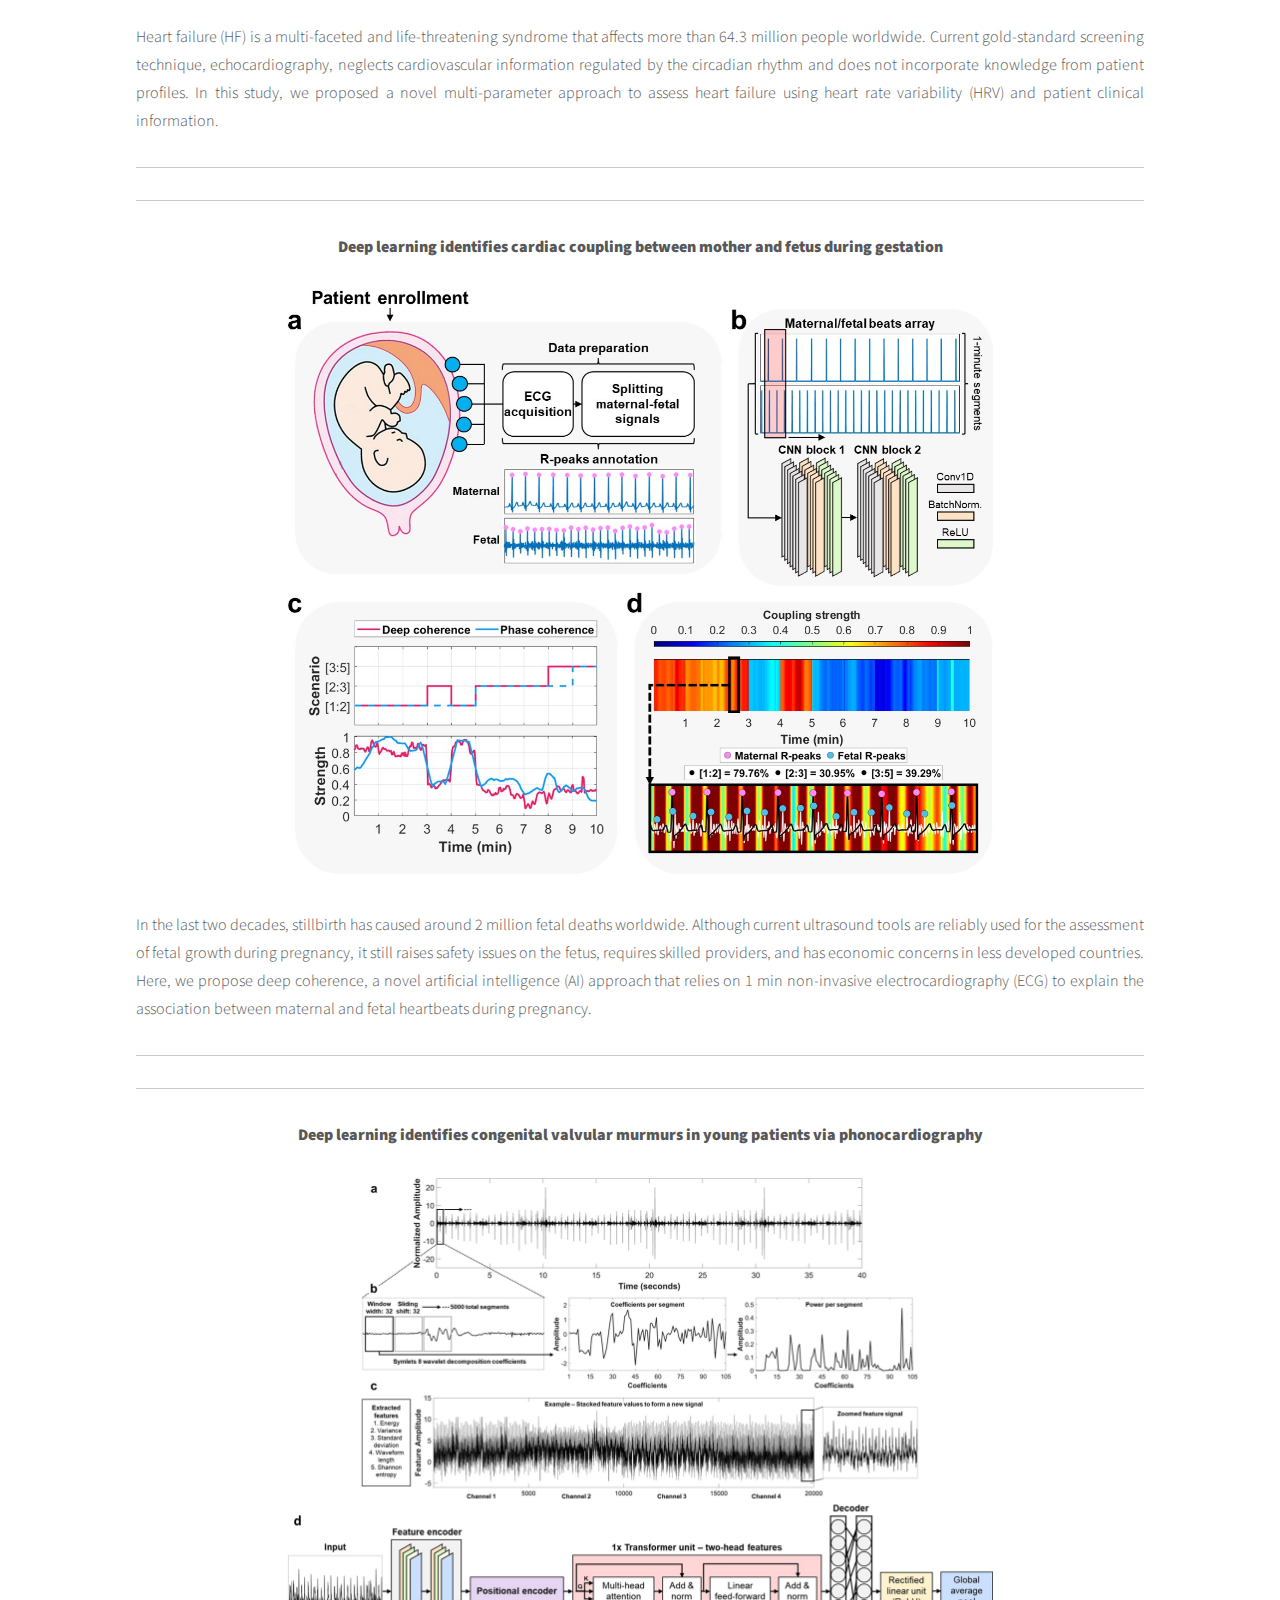
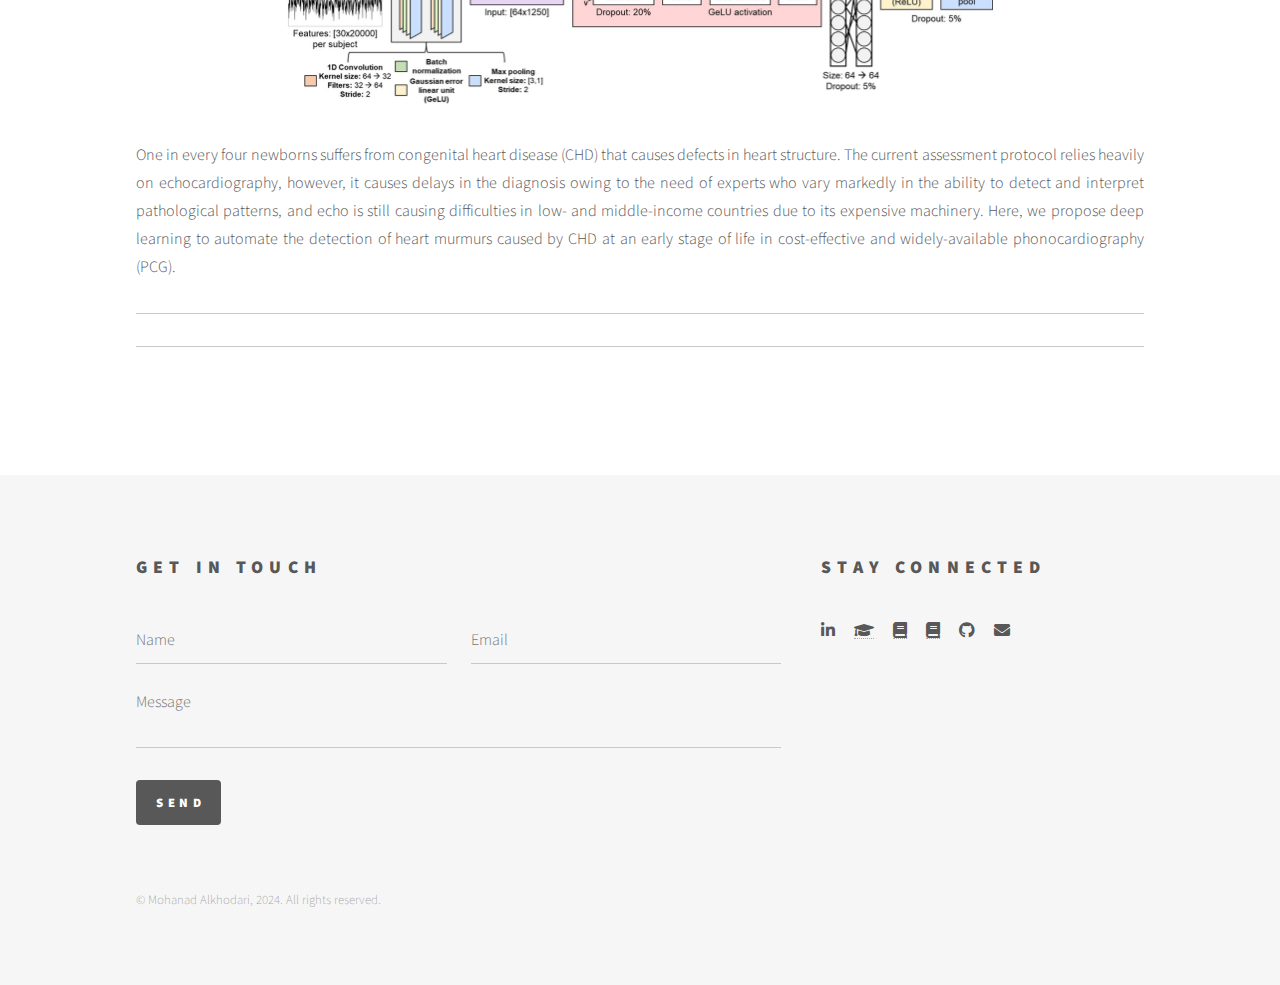
<file: research.html>
<!DOCTYPE HTML>
<!--
	Phantom by HTML5 UP
	html5up.net | @ajlkn
	Free for personal and commercial use under the CCA 3.0 license (html5up.net/license)
-->
<html>
	<head>
		<title>Research</title>
		<meta charset="utf-8" />
		<meta name="viewport" content="width=device-width, initial-scale=1, user-scalable=no" />
		<link rel="stylesheet" href="assets/css/main.css" />
		<noscript><link rel="stylesheet" href="assets/css/noscript.css" /></noscript>
		<link rel="icon" type="image/png" href="images/logo2.png" />
	</head>
	<body class="is-preload">
		<!-- Wrapper -->
			<div id="wrapper">

				<!-- Header -->
					<header id="header">
						<div class="inner">

							<!-- Logo -->
								<a href="index.html" class="logo">
									<span class="symbol"><img src="images/research_icon.png" alt="" /></span><span class="title">Mohanad Alkhodari, DPhil.</span>
								</a>

							<!-- Nav 
								<nav>
									<ul>
										<li><a href="#menu">Menu</a></li>
									</ul>
								</nav> -->

						</div>
					</header>

				<!-- Menu -->
					<nav id="menu">
						<h2>List</h2>
						<ul>
							<li><a href="index.html"> Home</a></li>
						</ul>
					</nav>

				<!-- Main -->
					<div id="main">
						<div class="inner">
							<h1>Research</h1>

							<h2>Research interests:</h2>
							<li>Hypertension, heart failure, and cardiac arrhythmias</li>
							<li>Maternal-fetal cardiac interactions</li>
							<li>Artificial intelligence, machine/deep learning modelling, and supervised/unsupervised learning</li>
							<li>Biomedical signal/image processing</li>
							<br>
							<br>

							<h2>Current works:</h2>

							<div style="text-align: center;">
								<b>Machine learning-based multi-organ multi-modality modelling of end-organ changes with hypertension progression in the UK Biobank</b>
								<br>
								<br>
								<img src="images/R1.jpg" width="70%" height="70%" alt=""/>
								<br>
								<br>
							</div>
							<p align="justify">Elevated blood pressure is a major cause of end-organ damage. Its mechanism is complicated 
							and defining it requires large datasets with multi-modality imaging resources and advanced 
							computational techniques. Here, we presented a comprehensive study using semi-supervised machine 
							learning to model the longitudinal progression of hypertension jointly across body organs 
							with a single and unified measure; the HyperScore.
							</p>
							
							<hr />
							<hr />

							<div style="text-align: center;">
								<b>Explainable deep learning and multi-parameter polar images for efficient heart failure assessment</b>
								<br>
								<br>
								<img src="images/R2.jpg" width="70%" height="70%" alt=""/>
								<br>
								<br>
							</div>
							<p align="justify">Heart failure (HF) is a multi-faceted and life-threatening syndrome that affects more
								than 64.3 million people worldwide. Current gold-standard screening technique, echocardiography, 
								neglects cardiovascular information regulated by the circadian rhythm and does not incorporate 
								knowledge from patient profiles. In this study, we proposed a novel multi-parameter approach to 
								assess heart failure using heart rate variability (HRV) and patient clinical information.
							</p>

							<hr />
							<hr />

							<div style="text-align: center;">
								<b>Deep learning identifies cardiac coupling between mother and fetus during gestation</b>
								<br>
								<br>
								<img src="images/R3.jpg" width="70%" height="70%" alt=""/>
								<br>
								<br>
							</div>
							<p align="justify">In the last two decades, stillbirth has caused around 2 million fetal deaths worldwide. Although current
							ultrasound tools are reliably used for the assessment of fetal growth during pregnancy, it still raises
							safety issues on the fetus, requires skilled providers, and has economic concerns in less developed 
							countries. Here, we propose deep coherence, a novel artificial intelligence (AI) approach that relies
							on 1 min non-invasive electrocardiography (ECG) to explain the association between maternal and fetal heartbeats during pregnancy.
							</p>

							<hr />
							<hr />

							<div style="text-align: center;">
								<b>Deep learning identifies congenital valvular murmurs in young patients via phonocardiography</b>
								<br>
								<br>
								<img src="images/R4.png" width="70%" height="70%" alt=""/>
								<br>
								<br>
							</div>
							<p align="justify">One in every four newborns suffers from congenital heart disease (CHD) that causes defects in heart 
							structure. The current assessment protocol relies heavily on echocardiography, however, it causes delays
							in the diagnosis owing to the need of experts who vary markedly in the ability to detect and interpret
							pathological patterns, and echo is still causing difficulties in low- and middle-income countries due
							to its expensive machinery. Here, we propose deep learning to automate the detection of heart murmurs
							caused by CHD at an early stage of life in cost-effective and widely-available phonocardiography (PCG).
							</p>

							<hr />
							<hr />

							


						</div>
					</div>














				<!-- Footer -->
					<footer id="footer">
						<div class="inner">
							<section>
								<h2>Get in touch</h2>
								<form method="post" action="mailto:mohanad.alkhodari@ku.ac.ae" enctype="text/plain">
									<div class="fields">
										<div class="field half">
											<input type="text" name="name" id="name" placeholder="Name" />
										</div>
										<div class="field half">
											<input type="email" name="email" id="email" placeholder="Email" />
										</div>
										<div class="field">
											<textarea name="message" id="message" placeholder="Message"></textarea>
										</div>
									</div>
									<ul class="actions">
										<li><input type="submit" value="Send" class="primary" /></li>
									</ul>
								</form>
							</section>
							<section>
								<h2>Stay connected</h2>
								<ul class="icons">
									<li><a href="https://www.linkedin.com/in/mohanad-alkhodari/" class="icon brands fa-linkedin-in"><span class="label">Linkedin</span></a></li>
									<li><a href="https://scholar.google.com/citations?user=ofnkH7UAAAAJ" class="fa fa-graduation-cap"></a></li>
									<li><a href="https://www.scopus.com/authid/detail.uri?authorId=57195943569" class="fa fa-book"></a></li>
									<li><a href="https://www.researchgate.net/profile/Mohanad-Alkhodari" class="fa fa-book"></a></li>
									<li><a href="https://github.com/malkhodari" class="icon brands fa-github"><span class="label">GitHub</span></a></li>
									<li><a href="mailto:mohanad.alkhodari@rdm.ox.ac.uk; mohanad.alkhodari@ku.ac.ae" class="icon solid fa-envelope"><span class="label">Email</span></a></li>
								</ul>
							</section>
							<ul class="copyright">
								<li>&copy; Mohanad Alkhodari, 2024. All rights reserved.</li>
							</ul>
						</div>
					</footer>

			</div>

		<!-- Scripts -->
			<script src="assets/js/jquery.min.js"></script>
			<script src="assets/js/browser.min.js"></script>
			<script src="assets/js/breakpoints.min.js"></script>
			<script src="assets/js/util.js"></script>
			<script src="assets/js/main.js"></script>

			<meta http-equiv='cache-control' content='no-cache'> 
			<meta http-equiv='expires' content='0'> 
			<meta http-equiv='pragma' content='no-cache'>
			
	</body>
</html>
</file>
<file: assets/css/noscript.css>
/*
	Phantom by HTML5 UP
	html5up.net | @ajlkn
	Free for personal and commercial use under the CCA 3.0 license (html5up.net/license)
*/

/* Tiles */

	body.is-preload .tiles article {
		-moz-transform: none;
		-webkit-transform: none;
		-ms-transform: none;
		transform: none;
		opacity: 1;
	}
</file>
<file: assets/css/main.css>
@import url(fontawesome-all.min.css);
@import url("https://fonts.googleapis.com/css?family=Source+Sans+Pro:300,700,900");

/*
	Phantom by HTML5 UP
	html5up.net | @ajlkn
	Free for personal and commercial use under the CCA 3.0 license (html5up.net/license)
*/

html, body, div, span, applet, object,
iframe, h1, h2, h3, h4, h5, h6, p, blockquote,
pre, a, abbr, acronym, address, big, cite,
code, del, dfn, em, img, ins, kbd, q, s, samp,
small, strike, strong, sub, sup, tt, var, b,
u, i, center, dl, dt, dd, ol, ul, li, fieldset,
form, label, legend, table, caption, tbody,
tfoot, thead, tr, th, td, article, aside,
canvas, details, embed, figure, figcaption,
footer, header, hgroup, menu, nav, output, ruby,
section, summary, time, mark, audio, video {
	margin: 0;
	padding: 0;
	border: 0;
	font-size: 100%;
	font: inherit;
	vertical-align: baseline;}

article, aside, details, figcaption, figure,
footer, header, hgroup, menu, nav, section {
	display: block;}

body {
	line-height: 1;
}

ol, ul {
	list-style: none;
}

blockquote, q {
	quotes: none;
}

	blockquote:before, blockquote:after, q:before, q:after {
		content: '';
		content: none;
	}

table {
	border-collapse: collapse;
	border-spacing: 0;
}

body {
	-webkit-text-size-adjust: none;
}

mark {
	background-color: transparent;
	color: inherit;
}

input::-moz-focus-inner {
	border: 0;
	padding: 0;
}

input, select, textarea {
	-moz-appearance: none;
	-webkit-appearance: none;
	-ms-appearance: none;
	appearance: none;
}

/* Basic */

	@-ms-viewport {
		width: device-width;
	}

	body {
		-ms-overflow-style: scrollbar;
	}

	@media screen and (max-width: 480px) {

		html, body {
			min-width: 320px;
		}

	}

	html {
		box-sizing: border-box;
	}

	*, *:before, *:after {
		box-sizing: inherit;
	}

	body {
		background: #ffffff;
	}

		body.is-preload *, body.is-preload *:before, body.is-preload *:after {
			-moz-animation: none !important;
			-webkit-animation: none !important;
			-ms-animation: none !important;
			animation: none !important;
			-moz-transition: none !important;
			-webkit-transition: none !important;
			-ms-transition: none !important;
			transition: none !important;
		}

/* Type */

	body, input, select, textarea {
		color: #585858;
		font-family: "Source Sans Pro", Helvetica, sans-serif;
		font-size: 16pt;
		font-weight: 300;
		line-height: 1.75;
	}

		@media screen and (max-width: 1680px) {

			body, input, select, textarea {
				font-size: 14pt;
			}

		}

		@media screen and (max-width: 1280px) {

			body, input, select, textarea {
				font-size: 12pt;
			}

		}

	a {
		-moz-transition: border-bottom-color 0.2s ease, color 0.2s ease;
		-webkit-transition: border-bottom-color 0.2s ease, color 0.2s ease;
		-ms-transition: border-bottom-color 0.2s ease, color 0.2s ease;
		transition: border-bottom-color 0.2s ease, color 0.2s ease;
		text-decoration: none;
		color: #585858;
		border-bottom: dotted 1px rgba(88, 88, 88, 0.5);
	}

		a:hover {
			border-bottom-color: transparent;
			color: #4a87ff !important;
		}

	strong, b {
		font-weight: 900;
	}

	em, i {
		font-style: italic;
	}

	p {
		margin: 0 0 2em 0;
	}

	h1 {
		font-size: 2.75em;
		font-weight: 700;
		line-height: 1.3;
		margin: 0 0 1em 0;
		letter-spacing: -0.035em;
	}

		h1 a {
			color: inherit;
		}

		@media screen and (max-width: 736px) {

			h1 {
				font-size: 2em;
				margin: 0 0 1em 0;
			}

		}

		@media screen and (max-width: 360px) {

			h1 {
				font-size: 1.75em;
			}

		}

	h2, h3, h4, h5, h6 {
		font-weight: 900;
		line-height: 1.5;
		margin: 0 0 2em 0;
		text-transform: uppercase;
		letter-spacing: 0.35em;
	}

		h2 a, h3 a, h4 a, h5 a, h6 a {
			color: inherit;
		}

	h2 {
		font-size: 1.1em;
	}

	h3 {
		font-size: 1em;
	}

	h4 {
		font-size: 0.8em;
	}

	h5 {
		font-size: 0.8em;
	}

	h6 {
		font-size: 0.8em;
	}

	@media screen and (max-width: 980px) {

		h1 br, h2 br, h3 br, h4 br, h5 br, h6 br {
			display: none;
		}

	}

	@media screen and (max-width: 736px) {

		h2 {
			font-size: 1em;
		}

		h3 {
			font-size: 0.8em;
		}

	}

	sub {
		font-size: 0.8em;
		position: relative;
		top: 0.5em;
	}

	sup {
		font-size: 0.8em;
		position: relative;
		top: -0.5em;
	}

	blockquote {
		border-left: solid 4px #c9c9c9;
		font-style: italic;
		margin: 0 0 2em 0;
		padding: 0.5em 0 0.5em 2em;
	}

	code {
		background: rgba(144, 144, 144, 0.075);
		border-radius: 4px;
		border: solid 1px #c9c9c9;
		font-family: "Courier New", monospace;
		font-size: 0.9em;
		margin: 0 0.25em;
		padding: 0.25em 0.65em;
	}

	pre {
		-webkit-overflow-scrolling: touch;
		font-family: "Courier New", monospace;
		font-size: 0.9em;
		margin: 0 0 2em 0;
	}

		pre code {
			display: block;
			line-height: 1.75;
			padding: 1em 1.5em;
			overflow-x: auto;
		}

	hr {
		border: 0;
		border-bottom: solid 1px #c9c9c9;
		margin: 2em 0;
	}

		hr.major {
			margin: 3em 0;
		}

	.align-left {
		text-align: left;
	}

	.align-center {
		text-align: center;
	}

	.align-right {
		text-align: right;
	}

/* Row */

	.row {
		display: flex;
		flex-wrap: wrap;
		box-sizing: border-box;
		align-items: stretch;
	}

		.row > * {
			box-sizing: border-box;
		}

		.row.gtr-uniform > * > :last-child {
			margin-bottom: 0;
		}

		.row.aln-left {
			justify-content: flex-start;
		}

		.row.aln-center {
			justify-content: center;
		}

		.row.aln-right {
			justify-content: flex-end;
		}

		.row.aln-top {
			align-items: flex-start;
		}

		.row.aln-middle {
			align-items: center;
		}

		.row.aln-bottom {
			align-items: flex-end;
		}

		.row > .imp {
			order: -1;
		}

		.row > .col-1 {
			width: 8.33333%;
		}

		.row > .off-1 {
			margin-left: 8.33333%;
		}

		.row > .col-2 {
			width: 16.66667%;
		}

		.row > .off-2 {
			margin-left: 16.66667%;
		}

		.row > .col-3 {
			width: 25%;
		}

		.row > .off-3 {
			margin-left: 25%;
		}

		.row > .col-4 {
			width: 33.33333%;
		}

		.row > .off-4 {
			margin-left: 33.33333%;
		}

		.row > .col-5 {
			width: 41.66667%;
		}

		.row > .off-5 {
			margin-left: 41.66667%;
		}

		.row > .col-6 {
			width: 50%;
		}

		.row > .off-6 {
			margin-left: 50%;
		}

		.row > .col-7 {
			width: 58.33333%;
		}

		.row > .off-7 {
			margin-left: 58.33333%;
		}

		.row > .col-8 {
			width: 66.66667%;
		}

		.row > .off-8 {
			margin-left: 66.66667%;
		}

		.row > .col-9 {
			width: 75%;
		}

		.row > .off-9 {
			margin-left: 75%;
		}

		.row > .col-10 {
			width: 83.33333%;
		}

		.row > .off-10 {
			margin-left: 83.33333%;
		}

		.row > .col-11 {
			width: 91.66667%;
		}

		.row > .off-11 {
			margin-left: 91.66667%;
		}

		.row > .col-12 {
			width: 100%;
		}

		.row > .off-12 {
			margin-left: 100%;
		}

		.row.gtr-0 {
			margin-top: 0;
			margin-left: 0em;
		}

			.row.gtr-0 > * {
				padding: 0 0 0 0em;
			}

			.row.gtr-0.gtr-uniform {
				margin-top: 0em;
			}

				.row.gtr-0.gtr-uniform > * {
					padding-top: 0em;
				}

		.row.gtr-25 {
			margin-top: 0;
			margin-left: -0.5em;
		}

			.row.gtr-25 > * {
				padding: 0 0 0 0.5em;
			}

			.row.gtr-25.gtr-uniform {
				margin-top: -0.5em;
			}

				.row.gtr-25.gtr-uniform > * {
					padding-top: 0.5em;
				}

		.row.gtr-50 {
			margin-top: 0;
			margin-left: -1em;
		}

			.row.gtr-50 > * {
				padding: 0 0 0 1em;
			}

			.row.gtr-50.gtr-uniform {
				margin-top: -1em;
			}

				.row.gtr-50.gtr-uniform > * {
					padding-top: 1em;
				}

		.row {
			margin-top: 0;
			margin-left: -2em;
		}

			.row > * {
				padding: 0 0 0 2em;
			}

			.row.gtr-uniform {
				margin-top: -2em;
			}

				.row.gtr-uniform > * {
					padding-top: 2em;
				}

		.row.gtr-150 {
			margin-top: 0;
			margin-left: -3em;
		}

			.row.gtr-150 > * {
				padding: 0 0 0 3em;
			}

			.row.gtr-150.gtr-uniform {
				margin-top: -3em;
			}

				.row.gtr-150.gtr-uniform > * {
					padding-top: 3em;
				}

		.row.gtr-200 {
			margin-top: 0;
			margin-left: -4em;
		}

			.row.gtr-200 > * {
				padding: 0 0 0 4em;
			}

			.row.gtr-200.gtr-uniform {
				margin-top: -4em;
			}

				.row.gtr-200.gtr-uniform > * {
					padding-top: 4em;
				}

		@media screen and (max-width: 1680px) {

			.row {
				display: flex;
				flex-wrap: wrap;
				box-sizing: border-box;
				align-items: stretch;
			}

				.row > * {
					box-sizing: border-box;
				}

				.row.gtr-uniform > * > :last-child {
					margin-bottom: 0;
				}

				.row.aln-left {
					justify-content: flex-start;
				}

				.row.aln-center {
					justify-content: center;
				}

				.row.aln-right {
					justify-content: flex-end;
				}

				.row.aln-top {
					align-items: flex-start;
				}

				.row.aln-middle {
					align-items: center;
				}

				.row.aln-bottom {
					align-items: flex-end;
				}

				.row > .imp-xlarge {
					order: -1;
				}

				.row > .col-1-xlarge {
					width: 8.33333%;
				}

				.row > .off-1-xlarge {
					margin-left: 8.33333%;
				}

				.row > .col-2-xlarge {
					width: 16.66667%;
				}

				.row > .off-2-xlarge {
					margin-left: 16.66667%;
				}

				.row > .col-3-xlarge {
					width: 25%;
				}

				.row > .off-3-xlarge {
					margin-left: 25%;
				}

				.row > .col-4-xlarge {
					width: 33.33333%;
				}

				.row > .off-4-xlarge {
					margin-left: 33.33333%;
				}

				.row > .col-5-xlarge {
					width: 41.66667%;
				}

				.row > .off-5-xlarge {
					margin-left: 41.66667%;
				}

				.row > .col-6-xlarge {
					width: 50%;
				}

				.row > .off-6-xlarge {
					margin-left: 50%;
				}

				.row > .col-7-xlarge {
					width: 58.33333%;
				}

				.row > .off-7-xlarge {
					margin-left: 58.33333%;
				}

				.row > .col-8-xlarge {
					width: 66.66667%;
				}

				.row > .off-8-xlarge {
					margin-left: 66.66667%;
				}

				.row > .col-9-xlarge {
					width: 75%;
				}

				.row > .off-9-xlarge {
					margin-left: 75%;
				}

				.row > .col-10-xlarge {
					width: 83.33333%;
				}

				.row > .off-10-xlarge {
					margin-left: 83.33333%;
				}

				.row > .col-11-xlarge {
					width: 91.66667%;
				}

				.row > .off-11-xlarge {
					margin-left: 91.66667%;
				}

				.row > .col-12-xlarge {
					width: 100%;
				}

				.row > .off-12-xlarge {
					margin-left: 100%;
				}

				.row.gtr-0 {
					margin-top: 0;
					margin-left: 0em;
				}

					.row.gtr-0 > * {
						padding: 0 0 0 0em;
					}

					.row.gtr-0.gtr-uniform {
						margin-top: 0em;
					}

						.row.gtr-0.gtr-uniform > * {
							padding-top: 0em;
						}

				.row.gtr-25 {
					margin-top: 0;
					margin-left: -0.5em;
				}

					.row.gtr-25 > * {
						padding: 0 0 0 0.5em;
					}

					.row.gtr-25.gtr-uniform {
						margin-top: -0.5em;
					}

						.row.gtr-25.gtr-uniform > * {
							padding-top: 0.5em;
						}

				.row.gtr-50 {
					margin-top: 0;
					margin-left: -1em;
				}

					.row.gtr-50 > * {
						padding: 0 0 0 1em;
					}

					.row.gtr-50.gtr-uniform {
						margin-top: -1em;
					}

						.row.gtr-50.gtr-uniform > * {
							padding-top: 1em;
						}

				.row {
					margin-top: 0;
					margin-left: -2em;
				}

					.row > * {
						padding: 0 0 0 2em;
					}

					.row.gtr-uniform {
						margin-top: -2em;
					}

						.row.gtr-uniform > * {
							padding-top: 2em;
						}

				.row.gtr-150 {
					margin-top: 0;
					margin-left: -3em;
				}

					.row.gtr-150 > * {
						padding: 0 0 0 3em;
					}

					.row.gtr-150.gtr-uniform {
						margin-top: -3em;
					}

						.row.gtr-150.gtr-uniform > * {
							padding-top: 3em;
						}

				.row.gtr-200 {
					margin-top: 0;
					margin-left: -4em;
				}

					.row.gtr-200 > * {
						padding: 0 0 0 4em;
					}

					.row.gtr-200.gtr-uniform {
						margin-top: -4em;
					}

						.row.gtr-200.gtr-uniform > * {
							padding-top: 4em;
						}

		}

		@media screen and (max-width: 1280px) {

			.row {
				display: flex;
				flex-wrap: wrap;
				box-sizing: border-box;
				align-items: stretch;
			}

				.row > * {
					box-sizing: border-box;
				}

				.row.gtr-uniform > * > :last-child {
					margin-bottom: 0;
				}

				.row.aln-left {
					justify-content: flex-start;
				}

				.row.aln-center {
					justify-content: center;
				}

				.row.aln-right {
					justify-content: flex-end;
				}

				.row.aln-top {
					align-items: flex-start;
				}

				.row.aln-middle {
					align-items: center;
				}

				.row.aln-bottom {
					align-items: flex-end;
				}

				.row > .imp-large {
					order: -1;
				}

				.row > .col-1-large {
					width: 8.33333%;
				}

				.row > .off-1-large {
					margin-left: 8.33333%;
				}

				.row > .col-2-large {
					width: 16.66667%;
				}

				.row > .off-2-large {
					margin-left: 16.66667%;
				}

				.row > .col-3-large {
					width: 25%;
				}

				.row > .off-3-large {
					margin-left: 25%;
				}

				.row > .col-4-large {
					width: 33.33333%;
				}

				.row > .off-4-large {
					margin-left: 33.33333%;
				}

				.row > .col-5-large {
					width: 41.66667%;
				}

				.row > .off-5-large {
					margin-left: 41.66667%;
				}

				.row > .col-6-large {
					width: 50%;
				}

				.row > .off-6-large {
					margin-left: 50%;
				}

				.row > .col-7-large {
					width: 58.33333%;
				}

				.row > .off-7-large {
					margin-left: 58.33333%;
				}

				.row > .col-8-large {
					width: 66.66667%;
				}

				.row > .off-8-large {
					margin-left: 66.66667%;
				}

				.row > .col-9-large {
					width: 75%;
				}

				.row > .off-9-large {
					margin-left: 75%;
				}

				.row > .col-10-large {
					width: 83.33333%;
				}

				.row > .off-10-large {
					margin-left: 83.33333%;
				}

				.row > .col-11-large {
					width: 91.66667%;
				}

				.row > .off-11-large {
					margin-left: 91.66667%;
				}

				.row > .col-12-large {
					width: 100%;
				}

				.row > .off-12-large {
					margin-left: 100%;
				}

				.row.gtr-0 {
					margin-top: 0;
					margin-left: 0em;
				}

					.row.gtr-0 > * {
						padding: 0 0 0 0em;
					}

					.row.gtr-0.gtr-uniform {
						margin-top: 0em;
					}

						.row.gtr-0.gtr-uniform > * {
							padding-top: 0em;
						}

				.row.gtr-25 {
					margin-top: 0;
					margin-left: -0.5em;
				}

					.row.gtr-25 > * {
						padding: 0 0 0 0.5em;
					}

					.row.gtr-25.gtr-uniform {
						margin-top: -0.5em;
					}

						.row.gtr-25.gtr-uniform > * {
							padding-top: 0.5em;
						}

				.row.gtr-50 {
					margin-top: 0;
					margin-left: -1em;
				}

					.row.gtr-50 > * {
						padding: 0 0 0 1em;
					}

					.row.gtr-50.gtr-uniform {
						margin-top: -1em;
					}

						.row.gtr-50.gtr-uniform > * {
							padding-top: 1em;
						}

				.row {
					margin-top: 0;
					margin-left: -2em;
				}

					.row > * {
						padding: 0 0 0 2em;
					}

					.row.gtr-uniform {
						margin-top: -2em;
					}

						.row.gtr-uniform > * {
							padding-top: 2em;
						}

				.row.gtr-150 {
					margin-top: 0;
					margin-left: -3em;
				}

					.row.gtr-150 > * {
						padding: 0 0 0 3em;
					}

					.row.gtr-150.gtr-uniform {
						margin-top: -3em;
					}

						.row.gtr-150.gtr-uniform > * {
							padding-top: 3em;
						}

				.row.gtr-200 {
					margin-top: 0;
					margin-left: -4em;
				}

					.row.gtr-200 > * {
						padding: 0 0 0 4em;
					}

					.row.gtr-200.gtr-uniform {
						margin-top: -4em;
					}

						.row.gtr-200.gtr-uniform > * {
							padding-top: 4em;
						}

		}

		@media screen and (max-width: 980px) {

			.row {
				display: flex;
				flex-wrap: wrap;
				box-sizing: border-box;
				align-items: stretch;
			}

				.row > * {
					box-sizing: border-box;
				}

				.row.gtr-uniform > * > :last-child {
					margin-bottom: 0;
				}

				.row.aln-left {
					justify-content: flex-start;
				}

				.row.aln-center {
					justify-content: center;
				}

				.row.aln-right {
					justify-content: flex-end;
				}

				.row.aln-top {
					align-items: flex-start;
				}

				.row.aln-middle {
					align-items: center;
				}

				.row.aln-bottom {
					align-items: flex-end;
				}

				.row > .imp-medium {
					order: -1;
				}

				.row > .col-1-medium {
					width: 8.33333%;
				}

				.row > .off-1-medium {
					margin-left: 8.33333%;
				}

				.row > .col-2-medium {
					width: 16.66667%;
				}

				.row > .off-2-medium {
					margin-left: 16.66667%;
				}

				.row > .col-3-medium {
					width: 25%;
				}

				.row > .off-3-medium {
					margin-left: 25%;
				}

				.row > .col-4-medium {
					width: 33.33333%;
				}

				.row > .off-4-medium {
					margin-left: 33.33333%;
				}

				.row > .col-5-medium {
					width: 41.66667%;
				}

				.row > .off-5-medium {
					margin-left: 41.66667%;
				}

				.row > .col-6-medium {
					width: 50%;
				}

				.row > .off-6-medium {
					margin-left: 50%;
				}

				.row > .col-7-medium {
					width: 58.33333%;
				}

				.row > .off-7-medium {
					margin-left: 58.33333%;
				}

				.row > .col-8-medium {
					width: 66.66667%;
				}

				.row > .off-8-medium {
					margin-left: 66.66667%;
				}

				.row > .col-9-medium {
					width: 75%;
				}

				.row > .off-9-medium {
					margin-left: 75%;
				}

				.row > .col-10-medium {
					width: 83.33333%;
				}

				.row > .off-10-medium {
					margin-left: 83.33333%;
				}

				.row > .col-11-medium {
					width: 91.66667%;
				}

				.row > .off-11-medium {
					margin-left: 91.66667%;
				}

				.row > .col-12-medium {
					width: 100%;
				}

				.row > .off-12-medium {
					margin-left: 100%;
				}

				.row.gtr-0 {
					margin-top: 0;
					margin-left: 0em;
				}

					.row.gtr-0 > * {
						padding: 0 0 0 0em;
					}

					.row.gtr-0.gtr-uniform {
						margin-top: 0em;
					}

						.row.gtr-0.gtr-uniform > * {
							padding-top: 0em;
						}

				.row.gtr-25 {
					margin-top: 0;
					margin-left: -0.375em;
				}

					.row.gtr-25 > * {
						padding: 0 0 0 0.375em;
					}

					.row.gtr-25.gtr-uniform {
						margin-top: -0.375em;
					}

						.row.gtr-25.gtr-uniform > * {
							padding-top: 0.375em;
						}

				.row.gtr-50 {
					margin-top: 0;
					margin-left: -0.75em;
				}

					.row.gtr-50 > * {
						padding: 0 0 0 0.75em;
					}

					.row.gtr-50.gtr-uniform {
						margin-top: -0.75em;
					}

						.row.gtr-50.gtr-uniform > * {
							padding-top: 0.75em;
						}

				.row {
					margin-top: 0;
					margin-left: -1.5em;
				}

					.row > * {
						padding: 0 0 0 1.5em;
					}

					.row.gtr-uniform {
						margin-top: -1.5em;
					}

						.row.gtr-uniform > * {
							padding-top: 1.5em;
						}

				.row.gtr-150 {
					margin-top: 0;
					margin-left: -2.25em;
				}

					.row.gtr-150 > * {
						padding: 0 0 0 2.25em;
					}

					.row.gtr-150.gtr-uniform {
						margin-top: -2.25em;
					}

						.row.gtr-150.gtr-uniform > * {
							padding-top: 2.25em;
						}

				.row.gtr-200 {
					margin-top: 0;
					margin-left: -3em;
				}

					.row.gtr-200 > * {
						padding: 0 0 0 3em;
					}

					.row.gtr-200.gtr-uniform {
						margin-top: -3em;
					}

						.row.gtr-200.gtr-uniform > * {
							padding-top: 3em;
						}

		}

		@media screen and (max-width: 736px) {

			.row {
				display: flex;
				flex-wrap: wrap;
				box-sizing: border-box;
				align-items: stretch;
			}

				.row > * {
					box-sizing: border-box;
				}

				.row.gtr-uniform > * > :last-child {
					margin-bottom: 0;
				}

				.row.aln-left {
					justify-content: flex-start;
				}

				.row.aln-center {
					justify-content: center;
				}

				.row.aln-right {
					justify-content: flex-end;
				}

				.row.aln-top {
					align-items: flex-start;
				}

				.row.aln-middle {
					align-items: center;
				}

				.row.aln-bottom {
					align-items: flex-end;
				}

				.row > .imp-small {
					order: -1;
				}

				.row > .col-1-small {
					width: 8.33333%;
				}

				.row > .off-1-small {
					margin-left: 8.33333%;
				}

				.row > .col-2-small {
					width: 16.66667%;
				}

				.row > .off-2-small {
					margin-left: 16.66667%;
				}

				.row > .col-3-small {
					width: 25%;
				}

				.row > .off-3-small {
					margin-left: 25%;
				}

				.row > .col-4-small {
					width: 33.33333%;
				}

				.row > .off-4-small {
					margin-left: 33.33333%;
				}

				.row > .col-5-small {
					width: 41.66667%;
				}

				.row > .off-5-small {
					margin-left: 41.66667%;
				}

				.row > .col-6-small {
					width: 50%;
				}

				.row > .off-6-small {
					margin-left: 50%;
				}

				.row > .col-7-small {
					width: 58.33333%;
				}

				.row > .off-7-small {
					margin-left: 58.33333%;
				}

				.row > .col-8-small {
					width: 66.66667%;
				}

				.row > .off-8-small {
					margin-left: 66.66667%;
				}

				.row > .col-9-small {
					width: 75%;
				}

				.row > .off-9-small {
					margin-left: 75%;
				}

				.row > .col-10-small {
					width: 83.33333%;
				}

				.row > .off-10-small {
					margin-left: 83.33333%;
				}

				.row > .col-11-small {
					width: 91.66667%;
				}

				.row > .off-11-small {
					margin-left: 91.66667%;
				}

				.row > .col-12-small {
					width: 100%;
				}

				.row > .off-12-small {
					margin-left: 100%;
				}

				.row.gtr-0 {
					margin-top: 0;
					margin-left: 0em;
				}

					.row.gtr-0 > * {
						padding: 0 0 0 0em;
					}

					.row.gtr-0.gtr-uniform {
						margin-top: 0em;
					}

						.row.gtr-0.gtr-uniform > * {
							padding-top: 0em;
						}

				.row.gtr-25 {
					margin-top: 0;
					margin-left: -0.25em;
				}

					.row.gtr-25 > * {
						padding: 0 0 0 0.25em;
					}

					.row.gtr-25.gtr-uniform {
						margin-top: -0.25em;
					}

						.row.gtr-25.gtr-uniform > * {
							padding-top: 0.25em;
						}

				.row.gtr-50 {
					margin-top: 0;
					margin-left: -0.5em;
				}

					.row.gtr-50 > * {
						padding: 0 0 0 0.5em;
					}

					.row.gtr-50.gtr-uniform {
						margin-top: -0.5em;
					}

						.row.gtr-50.gtr-uniform > * {
							padding-top: 0.5em;
						}

				.row {
					margin-top: 0;
					margin-left: -1em;
				}

					.row > * {
						padding: 0 0 0 1em;
					}

					.row.gtr-uniform {
						margin-top: -1em;
					}

						.row.gtr-uniform > * {
							padding-top: 1em;
						}

				.row.gtr-150 {
					margin-top: 0;
					margin-left: -1.5em;
				}

					.row.gtr-150 > * {
						padding: 0 0 0 1.5em;
					}

					.row.gtr-150.gtr-uniform {
						margin-top: -1.5em;
					}

						.row.gtr-150.gtr-uniform > * {
							padding-top: 1.5em;
						}

				.row.gtr-200 {
					margin-top: 0;
					margin-left: -2em;
				}

					.row.gtr-200 > * {
						padding: 0 0 0 2em;
					}

					.row.gtr-200.gtr-uniform {
						margin-top: -2em;
					}

						.row.gtr-200.gtr-uniform > * {
							padding-top: 2em;
						}

		}

		@media screen and (max-width: 480px) {

			.row {
				display: flex;
				flex-wrap: wrap;
				box-sizing: border-box;
				align-items: stretch;
			}

				.row > * {
					box-sizing: border-box;
				}

				.row.gtr-uniform > * > :last-child {
					margin-bottom: 0;
				}

				.row.aln-left {
					justify-content: flex-start;
				}

				.row.aln-center {
					justify-content: center;
				}

				.row.aln-right {
					justify-content: flex-end;
				}

				.row.aln-top {
					align-items: flex-start;
				}

				.row.aln-middle {
					align-items: center;
				}

				.row.aln-bottom {
					align-items: flex-end;
				}

				.row > .imp-xsmall {
					order: -1;
				}

				.row > .col-1-xsmall {
					width: 8.33333%;
				}

				.row > .off-1-xsmall {
					margin-left: 8.33333%;
				}

				.row > .col-2-xsmall {
					width: 16.66667%;
				}

				.row > .off-2-xsmall {
					margin-left: 16.66667%;
				}

				.row > .col-3-xsmall {
					width: 25%;
				}

				.row > .off-3-xsmall {
					margin-left: 25%;
				}

				.row > .col-4-xsmall {
					width: 33.33333%;
				}

				.row > .off-4-xsmall {
					margin-left: 33.33333%;
				}

				.row > .col-5-xsmall {
					width: 41.66667%;
				}

				.row > .off-5-xsmall {
					margin-left: 41.66667%;
				}

				.row > .col-6-xsmall {
					width: 50%;
				}

				.row > .off-6-xsmall {
					margin-left: 50%;
				}

				.row > .col-7-xsmall {
					width: 58.33333%;
				}

				.row > .off-7-xsmall {
					margin-left: 58.33333%;
				}

				.row > .col-8-xsmall {
					width: 66.66667%;
				}

				.row > .off-8-xsmall {
					margin-left: 66.66667%;
				}

				.row > .col-9-xsmall {
					width: 75%;
				}

				.row > .off-9-xsmall {
					margin-left: 75%;
				}

				.row > .col-10-xsmall {
					width: 83.33333%;
				}

				.row > .off-10-xsmall {
					margin-left: 83.33333%;
				}

				.row > .col-11-xsmall {
					width: 91.66667%;
				}

				.row > .off-11-xsmall {
					margin-left: 91.66667%;
				}

				.row > .col-12-xsmall {
					width: 100%;
				}

				.row > .off-12-xsmall {
					margin-left: 100%;
				}

				.row.gtr-0 {
					margin-top: 0;
					margin-left: 0em;
				}

					.row.gtr-0 > * {
						padding: 0 0 0 0em;
					}

					.row.gtr-0.gtr-uniform {
						margin-top: 0em;
					}

						.row.gtr-0.gtr-uniform > * {
							padding-top: 0em;
						}

				.row.gtr-25 {
					margin-top: 0;
					margin-left: -0.25em;
				}

					.row.gtr-25 > * {
						padding: 0 0 0 0.25em;
					}

					.row.gtr-25.gtr-uniform {
						margin-top: -0.25em;
					}

						.row.gtr-25.gtr-uniform > * {
							padding-top: 0.25em;
						}

				.row.gtr-50 {
					margin-top: 0;
					margin-left: -0.5em;
				}

					.row.gtr-50 > * {
						padding: 0 0 0 0.5em;
					}

					.row.gtr-50.gtr-uniform {
						margin-top: -0.5em;
					}

						.row.gtr-50.gtr-uniform > * {
							padding-top: 0.5em;
						}

				.row {
					margin-top: 0;
					margin-left: -1em;
				}

					.row > * {
						padding: 0 0 0 1em;
					}

					.row.gtr-uniform {
						margin-top: -1em;
					}

						.row.gtr-uniform > * {
							padding-top: 1em;
						}

				.row.gtr-150 {
					margin-top: 0;
					margin-left: -1.5em;
				}

					.row.gtr-150 > * {
						padding: 0 0 0 1.5em;
					}

					.row.gtr-150.gtr-uniform {
						margin-top: -1.5em;
					}

						.row.gtr-150.gtr-uniform > * {
							padding-top: 1.5em;
						}

				.row.gtr-200 {
					margin-top: 0;
					margin-left: -2em;
				}

					.row.gtr-200 > * {
						padding: 0 0 0 2em;
					}

					.row.gtr-200.gtr-uniform {
						margin-top: -2em;
					}

						.row.gtr-200.gtr-uniform > * {
							padding-top: 2em;
						}

		}

/* Section/Article */

	section.special, article.special {
		text-align: center;
	}

	header p {
		margin-top: -1em;
	}

	@media screen and (max-width: 736px) {

		header p {
			margin-top: 0;
		}

	}

/* Icon */

	.icon {
		text-decoration: none;
		border-bottom: none;
		position: relative;
	}

		.icon:before {
			-moz-osx-font-smoothing: grayscale;
			-webkit-font-smoothing: antialiased;
			display: inline-block;
			font-style: normal;
			font-variant: normal;
			text-rendering: auto;
			line-height: 1;
			text-transform: none !important;
			font-family: 'Font Awesome 5 Free';
			font-weight: 400;
		}

		.icon > .label {
			display: none;
		}

		.icon:before {
			line-height: inherit;
		}

		.icon.solid:before {
			font-weight: 900;
		}

		.icon.brands:before {
			font-family: 'Font Awesome 5 Brands';
		}

		.icon.style2 {
			-moz-transition: background-color 0.2s ease-in-out, color 0.2s ease-in-out, border-color 0.2s ease-in-out;
			-webkit-transition: background-color 0.2s ease-in-out, color 0.2s ease-in-out, border-color 0.2s ease-in-out;
			-ms-transition: background-color 0.2s ease-in-out, color 0.2s ease-in-out, border-color 0.2s ease-in-out;
			transition: background-color 0.2s ease-in-out, color 0.2s ease-in-out, border-color 0.2s ease-in-out;
			background-color: transparent;
			border: solid 1px #c9c9c9;
			border-radius: 4px;
			width: 2.65em;
			height: 2.65em;
			display: inline-block;
			text-align: center;
			line-height: 2.65em;
			color: inherit;
		}

			.icon.style2:before {
				font-size: 1.1em;
			}

			.icon.style2:hover {
				color: #4a87ff;
				border-color: #4a87ff;
			}

			.icon.style2:active {
				background-color: rgba(242, 132, 158, 0.1);
			}

/* List */

	ol {
		list-style: decimal;
		margin: 0 0 2em 0;
		padding-left: 1.25em;
	}

		ol li {
			padding-left: 0.25em;
		}

	ul {
		list-style: disc;
		margin: 0 0 2em 0;
		padding-left: 1em;
	}

		ul li {
			padding-left: 0.5em;
		}

		ul.alt {
			list-style: none;
			padding-left: 0;
		}

			ul.alt li {
				border-top: solid 1px #c9c9c9;
				padding: 0.5em 0;
			}

				ul.alt li:first-child {
					border-top: 0;
					padding-top: 0;
				}

	dl {
		margin: 0 0 2em 0;
	}

		dl dt {
			display: block;
			font-weight: 900;
			margin: 0 0 1em 0;
		}

		dl dd {
			margin-left: 2em;
		}

/* Actions */

	ul.actions {
		display: -moz-flex;
		display: -webkit-flex;
		display: -ms-flex;
		display: flex;
		cursor: default;
		list-style: none;
		margin-left: -1em;
		padding-left: 0;
	}

		ul.actions li {
			padding: 0 0 0 1em;
			vertical-align: middle;
		}

		ul.actions.special {
			-moz-justify-content: center;
			-webkit-justify-content: center;
			-ms-justify-content: center;
			justify-content: center;
			width: 100%;
			margin-left: 0;
		}

			ul.actions.special li:first-child {
				padding-left: 0;
			}

		ul.actions.stacked {
			-moz-flex-direction: column;
			-webkit-flex-direction: column;
			-ms-flex-direction: column;
			flex-direction: column;
			margin-left: 0;
		}

			ul.actions.stacked li {
				padding: 1.3em 0 0 0;
			}

				ul.actions.stacked li:first-child {
					padding-top: 0;
				}

		ul.actions.fit {
			width: calc(100% + 1em);
		}

			ul.actions.fit li {
				-moz-flex-grow: 1;
				-webkit-flex-grow: 1;
				-ms-flex-grow: 1;
				flex-grow: 1;
				-moz-flex-shrink: 1;
				-webkit-flex-shrink: 1;
				-ms-flex-shrink: 1;
				flex-shrink: 1;
				width: 100%;
			}

				ul.actions.fit li > * {
					width: 100%;
				}

			ul.actions.fit.stacked {
				width: 100%;
			}

		@media screen and (max-width: 480px) {

			ul.actions:not(.fixed) {
				-moz-flex-direction: column;
				-webkit-flex-direction: column;
				-ms-flex-direction: column;
				flex-direction: column;
				margin-left: 0;
				width: 100% !important;
			}

				ul.actions:not(.fixed) li {
					-moz-flex-grow: 1;
					-webkit-flex-grow: 1;
					-ms-flex-grow: 1;
					flex-grow: 1;
					-moz-flex-shrink: 1;
					-webkit-flex-shrink: 1;
					-ms-flex-shrink: 1;
					flex-shrink: 1;
					padding: 1em 0 0 0;
					text-align: center;
					width: 100%;
				}

					ul.actions:not(.fixed) li > * {
						width: 100%;
					}

					ul.actions:not(.fixed) li:first-child {
						padding-top: 0;
					}

					ul.actions:not(.fixed) li input[type="submit"],
					ul.actions:not(.fixed) li input[type="reset"],
					ul.actions:not(.fixed) li input[type="button"],
					ul.actions:not(.fixed) li button,
					ul.actions:not(.fixed) li .button {
						width: 100%;
					}

						ul.actions:not(.fixed) li input[type="submit"].icon:before,
						ul.actions:not(.fixed) li input[type="reset"].icon:before,
						ul.actions:not(.fixed) li input[type="button"].icon:before,
						ul.actions:not(.fixed) li button.icon:before,
						ul.actions:not(.fixed) li .button.icon:before {
							margin-left: -0.5rem;
						}

		}

/* Icons */

	ul.icons {
		cursor: default;
		list-style: none;
		padding-left: 0;
		margin: -1em 0 2em -1em;
	}

		ul.icons li {
			display: inline-block;
			padding: 1em 0 0 1em;
		}

/* Form */

	form {
		margin: 0 0 2em 0;
		overflow-x: hidden;
	}

		form > :last-child {
			margin-bottom: 0;
		}

		form > .fields {
			display: -moz-flex;
			display: -webkit-flex;
			display: -ms-flex;
			display: flex;
			-moz-flex-wrap: wrap;
			-webkit-flex-wrap: wrap;
			-ms-flex-wrap: wrap;
			flex-wrap: wrap;
			width: calc(100% + 3em);
			margin: -1.5em 0 2em -1.5em;
		}

			form > .fields > .field {
				-moz-flex-grow: 0;
				-webkit-flex-grow: 0;
				-ms-flex-grow: 0;
				flex-grow: 0;
				-moz-flex-shrink: 0;
				-webkit-flex-shrink: 0;
				-ms-flex-shrink: 0;
				flex-shrink: 0;
				padding: 1.5em 0 0 1.5em;
				width: calc(100% - 1.5em);
			}

				form > .fields > .field.half {
					width: calc(50% - 0.75em);
				}

				form > .fields > .field.third {
					width: calc(100%/3 - 0.5em);
				}

				form > .fields > .field.quarter {
					width: calc(25% - 0.375em);
				}

		@media screen and (max-width: 480px) {

			form > .fields {
				width: calc(100% + 3em);
				margin: -1.5em 0 2em -1.5em;
			}

				form > .fields > .field {
					padding: 1.5em 0 0 1.5em;
					width: calc(100% - 1.5em);
				}

					form > .fields > .field.half {
						width: calc(100% - 1.5em);
					}

					form > .fields > .field.third {
						width: calc(100% - 1.5em);
					}

					form > .fields > .field.quarter {
						width: calc(100% - 1.5em);
					}

		}

	label {
		display: block;
		font-size: 0.9em;
		font-weight: 900;
		margin: 0 0 1em 0;
	}

	input[type="text"],
	input[type="password"],
	input[type="email"],
	input[type="tel"],
	select,
	textarea {
		-moz-appearance: none;
		-webkit-appearance: none;
		-ms-appearance: none;
		appearance: none;
		background-color: transparent;
		border: none;
		border-radius: 0;
		border-bottom: solid 1px #c9c9c9;
		color: inherit;
		display: block;
		outline: 0;
		padding: 0;
		text-decoration: none;
		width: 100%;
	}

		input[type="text"]:invalid,
		input[type="password"]:invalid,
		input[type="email"]:invalid,
		input[type="tel"]:invalid,
		select:invalid,
		textarea:invalid {
			box-shadow: none;
		}

		input[type="text"]:focus,
		input[type="password"]:focus,
		input[type="email"]:focus,
		input[type="tel"]:focus,
		select:focus,
		textarea:focus {
			border-bottom-color: #4a87ff;
			box-shadow: inset 0 -1px 0 0 #4a87ff;
		}

	select {
		background-image: url("data:image/svg+xml;charset=utf8,%3Csvg xmlns='http://www.w3.org/2000/svg' width='40' height='40' preserveAspectRatio='none' viewBox='0 0 40 40'%3E%3Cpath d='M9.4,12.3l10.4,10.4l10.4-10.4c0.2-0.2,0.5-0.4,0.9-0.4c0.3,0,0.6,0.1,0.9,0.4l3.3,3.3c0.2,0.2,0.4,0.5,0.4,0.9 c0,0.4-0.1,0.6-0.4,0.9L20.7,31.9c-0.2,0.2-0.5,0.4-0.9,0.4c-0.3,0-0.6-0.1-0.9-0.4L4.3,17.3c-0.2-0.2-0.4-0.5-0.4-0.9 c0-0.4,0.1-0.6,0.4-0.9l3.3-3.3c0.2-0.2,0.5-0.4,0.9-0.4S9.1,12.1,9.4,12.3z' fill='%23c9c9c9' /%3E%3C/svg%3E");
		background-size: 1.25rem;
		background-repeat: no-repeat;
		background-position: calc(100% - 1rem) center;
		height: 3em;
		padding-right: 3em;
		text-overflow: ellipsis;
	}

		select option {
			background: #ffffff;
		}

		select:focus::-ms-value {
			background-color: transparent;
		}

		select::-ms-expand {
			display: none;
		}

	input[type="text"],
	input[type="password"],
	input[type="email"],
	select {
		height: 3em;
	}

	textarea {
		padding: 0;
		min-height: 3.75em;
	}

	input[type="checkbox"],
	input[type="radio"] {
		-moz-appearance: none;
		-webkit-appearance: none;
		-ms-appearance: none;
		appearance: none;
		display: block;
		float: left;
		margin-right: -2em;
		opacity: 0;
		width: 1em;
		z-index: -1;
	}

		input[type="checkbox"] + label,
		input[type="radio"] + label {
			text-decoration: none;
			color: #585858;
			cursor: pointer;
			display: inline-block;
			font-size: 1em;
			font-weight: 300;
			padding-left: 2.55em;
			padding-right: 0.75em;
			position: relative;
		}

			input[type="checkbox"] + label:before,
			input[type="radio"] + label:before {
				-moz-osx-font-smoothing: grayscale;
				-webkit-font-smoothing: antialiased;
				display: inline-block;
				font-style: normal;
				font-variant: normal;
				text-rendering: auto;
				line-height: 1;
				text-transform: none !important;
				font-family: 'Font Awesome 5 Free';
				font-weight: 900;
			}

			input[type="checkbox"] + label:before,
			input[type="radio"] + label:before {
				border-radius: 4px;
				border: solid 1px #c9c9c9;
				content: '';
				display: inline-block;
				font-size: 0.8em;
				height: 2.25em;
				left: 0;
				line-height: 2.25em;
				position: absolute;
				text-align: center;
				top: 0;
				width: 2.25em;
			}

		input[type="checkbox"]:checked + label:before,
		input[type="radio"]:checked + label:before {
			background: #585858;
			border-color: #585858;
			color: #ffffff;
			content: '\f00c';
		}

		input[type="checkbox"]:focus + label:before,
		input[type="radio"]:focus + label:before {
			border-color: #4a87ff;
			box-shadow: 0 0 0 1px #4a87ff;
		}

	input[type="checkbox"] + label:before {
		border-radius: 4px;
	}

	input[type="radio"] + label:before {
		border-radius: 100%;
	}

/* Box */

	.box {
		border-radius: 4px;
		border: solid 1px #c9c9c9;
		margin-bottom: 2em;
		padding: 1.5em;
	}

		.box > :last-child,
		.box > :last-child > :last-child,
		.box > :last-child > :last-child > :last-child {
			margin-bottom: 0;
		}

		.box.alt {
			border: 0;
			border-radius: 0;
			padding: 0;
		}

/* Image */

	.image {
		border-radius: 4px;
		border: 0;
		display: inline-block;
		position: relative;
	}

		.image img {
			border-radius: 4px;
			display: block;
		}

		.image.left, .image.right {
			max-width: 40%;
		}

			.image.left img, .image.right img {
				width: 100%;
			}

		.image.left {
			float: left;
			padding: 0 1.5em 1em 0;
			top: 0.25em;
		}

		.image.right {
			float: right;
			padding: 0 0 1em 1.5em;
			top: 0.25em;
		}

		.image.fit {
			display: block;
			margin: 0 0 2em 0;
			width: 100%;
		}

			.image.fit img {
				width: 100%;
			}

		.image.main {
			display: block;
			margin: 0 0 3em 0;
			width: 100%;
		}

			.image.main img {
				width: 100%;
			}

			@media screen and (max-width: 736px) {

				.image.main {
					margin: 0 0 2em 0;
				}

			}

/* Table */

	.table-wrapper {
		-webkit-overflow-scrolling: touch;
		overflow-x: auto;
	}

	table {
		margin: 0 0 2em 0;
		width: 100%;
	}

		table tbody tr {
			border: solid 1px #c9c9c9;
			border-left: 0;
			border-right: 0;
		}

			table tbody tr:nth-child(2n + 1) {
				background-color: rgba(144, 144, 144, 0.075);
			}

		table td {
			padding: 0.75em 0.75em;
		}

		table th {
			font-size: 0.9em;
			font-weight: 900;
			padding: 0 0.75em 0.75em 0.75em;
			text-align: left;
		}

		table thead {
			border-bottom: solid 2px #c9c9c9;
		}

		table tfoot {
			border-top: solid 2px #c9c9c9;
		}

		table.alt {
			border-collapse: separate;
		}

			table.alt tbody tr td {
				border: solid 1px #c9c9c9;
				border-left-width: 0;
				border-top-width: 0;
			}

				table.alt tbody tr td:first-child {
					border-left-width: 1px;
				}

			table.alt tbody tr:first-child td {
				border-top-width: 1px;
			}

			table.alt thead {
				border-bottom: 0;
			}

			table.alt tfoot {
				border-top: 0;
			}

/* Button */

	input[type="submit"],
	input[type="reset"],
	input[type="button"],
	button,
	.button {
		-moz-appearance: none;
		-webkit-appearance: none;
		-ms-appearance: none;
		appearance: none;
		-moz-transition: background-color 0.2s ease-in-out, color 0.2s ease-in-out, box-shadow 0.2s ease-in-out;
		-webkit-transition: background-color 0.2s ease-in-out, color 0.2s ease-in-out, box-shadow 0.2s ease-in-out;
		-ms-transition: background-color 0.2s ease-in-out, color 0.2s ease-in-out, box-shadow 0.2s ease-in-out;
		transition: background-color 0.2s ease-in-out, color 0.2s ease-in-out, box-shadow 0.2s ease-in-out;
		background-color: transparent;
		border-radius: 4px;
		border: 0;
		box-shadow: inset 0 0 0 2px #585858;
		color: #585858 !important;
		cursor: pointer;
		display: inline-block;
		font-size: 0.8em;
		font-weight: 900;
		height: 3.5em;
		letter-spacing: 0.35em;
		line-height: 3.45em;
		overflow: hidden;
		padding: 0 1.25em 0 1.6em;
		text-align: center;
		text-decoration: none;
		text-overflow: ellipsis;
		text-transform: uppercase;
		white-space: nowrap;
	}

		input[type="submit"].icon:before,
		input[type="reset"].icon:before,
		input[type="button"].icon:before,
		button.icon:before,
		.button.icon:before {
			margin-right: 0.5em;
		}

		input[type="submit"].fit,
		input[type="reset"].fit,
		input[type="button"].fit,
		button.fit,
		.button.fit {
			width: 100%;
		}

		input[type="submit"]:hover,
		input[type="reset"]:hover,
		input[type="button"]:hover,
		button:hover,
		.button:hover {
			color: #4a87ff !important;
			box-shadow: inset 0 0 0 2px #4a87ff;
		}

		input[type="submit"]:active,
		input[type="reset"]:active,
		input[type="button"]:active,
		button:active,
		.button:active {
			background-color: rgba(242, 132, 158, 0.1);
		}

		input[type="submit"].small,
		input[type="reset"].small,
		input[type="button"].small,
		button.small,
		.button.small {
			font-size: 0.6em;
		}

		input[type="submit"].large,
		input[type="reset"].large,
		input[type="button"].large,
		button.large,
		.button.large {
			font-size: 1em;
		}

		input[type="submit"].primary,
		input[type="reset"].primary,
		input[type="button"].primary,
		button.primary,
		.button.primary {
			box-shadow: none;
			background-color: #585858;
			color: #ffffff !important;
		}

			input[type="submit"].primary:hover,
			input[type="reset"].primary:hover,
			input[type="button"].primary:hover,
			button.primary:hover,
			.button.primary:hover {
				background-color: #4a87ff;
			}

			input[type="submit"].primary:active,
			input[type="reset"].primary:active,
			input[type="button"].primary:active,
			button.primary:active,
			.button.primary:active {
				background-color: #4a87ff;
			}

		input[type="submit"].disabled, input[type="submit"]:disabled,
		input[type="reset"].disabled,
		input[type="reset"]:disabled,
		input[type="button"].disabled,
		input[type="button"]:disabled,
		button.disabled,
		button:disabled,
		.button.disabled,
		.button:disabled {
			pointer-events: none;
			opacity: 0.25;
		}

/* Tiles */

	.tiles {
		display: -moz-flex;
		display: -webkit-flex;
		display: -ms-flex;
		display: flex;
		-moz-flex-wrap: wrap;
		-webkit-flex-wrap: wrap;
		-ms-flex-wrap: wrap;
		flex-wrap: wrap;
		postiion: relative;
		margin: -2.5em 0 0 -2.5em;
	}

		.tiles article {
			-moz-transition: -moz-transform 0.5s ease, opacity 0.5s ease;
			-webkit-transition: -webkit-transform 0.5s ease, opacity 0.5s ease;
			-ms-transition: -ms-transform 0.5s ease, opacity 0.5s ease;
			transition: transform 0.5s ease, opacity 0.5s ease;
			position: relative;
			width: calc(33.33333% - 2.5em);
			margin: 2.5em 0 0 2.5em;
		}

			.tiles article > .image {
				-moz-transition: -moz-transform 0.5s ease;
				-webkit-transition: -webkit-transform 0.5s ease;
				-ms-transition: -ms-transform 0.5s ease;
				transition: transform 0.5s ease;
				position: relative;
				display: block;
				width: 100%;
				border-radius: 4px;
				overflow: hidden;
			}

				.tiles article > .image img {
					display: block;
					width: 100%;
				}

				.tiles article > .image:before {
					pointer-events: none;
					-moz-transition: background-color 0.5s ease, opacity 0.5s ease;
					-webkit-transition: background-color 0.5s ease, opacity 0.5s ease;
					-ms-transition: background-color 0.5s ease, opacity 0.5s ease;
					transition: background-color 0.5s ease, opacity 0.5s ease;
					content: '';
					display: block;
					position: absolute;
					top: 0;
					left: 0;
					width: 100%;
					height: 100%;
					opacity: 1.0;
					z-index: 1;
					opacity: 0.8;
				}

				.tiles article > .image:after {
					pointer-events: none;
					-moz-transition: opacity 0.5s ease;
					-webkit-transition: opacity 0.5s ease;
					-ms-transition: opacity 0.5s ease;
					transition: opacity 0.5s ease;
					content: '';
					display: block;
					position: absolute;
					top: 0;
					left: 0;
					width: 100%;
					height: 100%;
					background-image: url("data:image/svg+xml;charset=utf8,%3Csvg xmlns='http://www.w3.org/2000/svg' width='100' height='100' viewBox='0 0 100 100' preserveAspectRatio='none'%3E%3Cstyle%3Eline %7B stroke-width: 0.25px%3B stroke: %23ffffff%3B %7D%3C/style%3E%3Cline x1='0' y1='0' x2='100' y2='100' /%3E%3Cline x1='100' y1='0' x2='0' y2='100' /%3E%3C/svg%3E");
					background-position: center;
					background-repeat: no-repeat;
					background-size: 100% 100%;
					opacity: 0.25;
					z-index: 2;
				}

			.tiles article > a {
				display: -moz-flex;
				display: -webkit-flex;
				display: -ms-flex;
				display: flex;
				-moz-flex-direction: column;
				-webkit-flex-direction: column;
				-ms-flex-direction: column;
				flex-direction: column;
				-moz-align-items: center;
				-webkit-align-items: center;
				-ms-align-items: center;
				align-items: center;
				-moz-justify-content: center;
				-webkit-justify-content: center;
				-ms-justify-content: center;
				justify-content: center;
				-moz-transition: background-color 0.5s ease, -moz-transform 0.5s ease;
				-webkit-transition: background-color 0.5s ease, -webkit-transform 0.5s ease;
				-ms-transition: background-color 0.5s ease, -ms-transform 0.5s ease;
				transition: background-color 0.5s ease, transform 0.5s ease;
				position: absolute;
				top: 0;
				left: 0;
				width: 100%;
				height: 100%;
				padding: 1em;
				border-radius: 4px;
				border-bottom: 0;
				color: #ffffff;
				text-align: center;
				text-decoration: none;
				z-index: 3;
			}

				.tiles article > a > :last-child {
					margin: 0;
				}

				.tiles article > a:hover {
					color: #ffffff !important;
				}

				.tiles article > a h2 {
					margin: 0;
				}

				.tiles article > a .content {
					-moz-transition: max-height 0.5s ease, opacity 0.5s ease;
					-webkit-transition: max-height 0.5s ease, opacity 0.5s ease;
					-ms-transition: max-height 0.5s ease, opacity 0.5s ease;
					transition: max-height 0.5s ease, opacity 0.5s ease;
					width: 100%;
					max-height: 0;
					line-height: 1.5;
					margin-top: 0.35em;
					opacity: 0;
				}

					.tiles article > a .content > :last-child {
						margin-bottom: 0;
					}

			.tiles article.style1 > .image:before {
				background-color: #4a87ff;
			}

			.tiles article.style2 > .image:before {
				background-color: #7ecaf6;
			}

			.tiles article.style3 > .image:before {
				background-color: #7bd0c1;
			}

			.tiles article.style4 > .image:before {
				background-color: #c75b9b;
			}

			.tiles article.style5 > .image:before {
				background-color: #ae85ca;
			}

			.tiles article.style6 > .image:before {
				background-color: #8499e7;
			}

			body:not(.is-touch) .tiles article:hover > .image {
				-moz-transform: scale(1.1);
				-webkit-transform: scale(1.1);
				-ms-transform: scale(1.1);
				transform: scale(1.1);
			}

				body:not(.is-touch) .tiles article:hover > .image:before {
					background-color: #333333;
					opacity: 0.35;
				}

				body:not(.is-touch) .tiles article:hover > .image:after {
					opacity: 0;
				}

			body:not(.is-touch) .tiles article:hover .content {
				max-height: 15em;
				opacity: 1;
			}

		* + .tiles {
			margin-top: 2em;
		}

		body.is-preload .tiles article {
			-moz-transform: scale(0.9);
			-webkit-transform: scale(0.9);
			-ms-transform: scale(0.9);
			transform: scale(0.9);
			opacity: 0;
		}

		body.is-touch .tiles article .content {
			max-height: 15em;
			opacity: 1;
		}

		@media screen and (max-width: 1280px) {

			.tiles {
				margin: -1.25em 0 0 -1.25em;
			}

				.tiles article {
					width: calc(33.33333% - 1.25em);
					margin: 1.25em 0 0 1.25em;
				}

		}

		@media screen and (max-width: 980px) {

			.tiles {
				margin: -2.5em 0 0 -2.5em;
			}

				.tiles article {
					width: calc(50% - 2.5em);
					margin: 2.5em 0 0 2.5em;
				}

		}

		@media screen and (max-width: 736px) {

			.tiles {
				margin: -1.25em 0 0 -1.25em;
			}

				.tiles article {
					width: calc(50% - 1.25em);
					margin: 1.25em 0 0 1.25em;
				}

					.tiles article:hover > .image {
						-moz-transform: scale(1.0);
						-webkit-transform: scale(1.0);
						-ms-transform: scale(1.0);
						transform: scale(1.0);
					}

		}

		@media screen and (max-width: 480px) {

			.tiles {
				margin: 0;
			}

				.tiles article {
					width: 100%;
					margin: 1.25em 0 0 0;
				}

		}

/* Header */

	#header {
		padding: 8em 0 0.1em 0 ;
	}

		#header .logo {
			display: block;
			border-bottom: 0;
			color: inherit;
			font-weight: 900;
			letter-spacing: 0.35em;
			margin: 0 0 2.5em 0;
			text-decoration: none;
			text-transform: uppercase;
			display: inline-block;
		}

			#header .logo > * {
				display: inline-block;
				vertical-align: middle;
			}

			#header .logo .symbol {
				margin-right: 0.65em;
			}

				#header .logo .symbol img {
					display: block;
					width: 2em;
					height: 2em;
				}

		#header nav {
			position: fixed;
			right: 2em;
			top: 2em;
			z-index: 10000;
		}

			#header nav ul {
				display: -moz-flex;
				display: -webkit-flex;
				display: -ms-flex;
				display: flex;
				-moz-align-items: center;
				-webkit-align-items: center;
				-ms-align-items: center;
				align-items: center;
				list-style: none;
				margin: 0;
				padding: 0;
			}

				#header nav ul li {
					display: block;
					padding: 0;
				}

					#header nav ul li a {
						display: block;
						position: relative;
						height: 3em;
						line-height: 3em;
						padding: 0 1.5em;
						background-color: rgba(255, 255, 255, 0.5);
						border-radius: 4px;
						border: 0;
						font-size: 0.8em;
						font-weight: 900;
						letter-spacing: 0.35em;
						text-transform: uppercase;
					}

					#header nav ul li a[href="#menu"] {
						-webkit-tap-highlight-color: transparent;
						width: 4em;
						text-indent: 4em;
						font-size: 1em;
						overflow: hidden;
						padding: 0;
						white-space: nowrap;
					}

						#header nav ul li a[href="#menu"]:before, #header nav ul li a[href="#menu"]:after {
							-moz-transition: opacity 0.2s ease;
							-webkit-transition: opacity 0.2s ease;
							-ms-transition: opacity 0.2s ease;
							transition: opacity 0.2s ease;
							content: '';
							display: block;
							position: absolute;
							top: 0;
							left: 0;
							width: 100%;
							height: 100%;
							background-position: center;
							background-repeat: no-repeat;
							background-size: 2em 2em;
						}

						#header nav ul li a[href="#menu"]:before {
							background-image: url("data:image/svg+xml;charset=utf8,%3Csvg xmlns='http://www.w3.org/2000/svg' width='100' height='100' viewBox='0 0 100 100' preserveAspectRatio='none'%3E%3Cstyle%3Eline %7B stroke-width: 8px%3B stroke: %234a87ff%3B %7D%3C/style%3E%3Cline x1='0' y1='25' x2='100' y2='25' /%3E%3Cline x1='0' y1='50' x2='100' y2='50' /%3E%3Cline x1='0' y1='75' x2='100' y2='75' /%3E%3C/svg%3E");
							opacity: 0;
						}

						#header nav ul li a[href="#menu"]:after {
							background-image: url("data:image/svg+xml;charset=utf8,%3Csvg xmlns='http://www.w3.org/2000/svg' width='100' height='100' viewBox='0 0 100 100' preserveAspectRatio='none'%3E%3Cstyle%3Eline %7B stroke-width: 8px%3B stroke: %23585858%3B %7D%3C/style%3E%3Cline x1='0' y1='25' x2='100' y2='25' /%3E%3Cline x1='0' y1='50' x2='100' y2='50' /%3E%3Cline x1='0' y1='75' x2='100' y2='75' /%3E%3C/svg%3E");
							opacity: 1;
						}

						#header nav ul li a[href="#menu"]:hover:before {
							opacity: 1;
						}

						#header nav ul li a[href="#menu"]:hover:after {
							opacity: 0;
						}

		@media screen and (max-width: 736px) {

			#header {
				padding: 4em 0 0.1em 0 ;
			}

				#header nav {
					right: 0.5em;
					top: 0.5em;
				}

					#header nav ul li a[href="#menu"]:before, #header nav ul li a[href="#menu"]:after {
						background-size: 1.5em 1.5em;
					}

		}

/* Menu */

	#wrapper {
		-moz-transition: opacity 0.45s ease;
		-webkit-transition: opacity 0.45s ease;
		-ms-transition: opacity 0.45s ease;
		transition: opacity 0.45s ease;
		opacity: 1;
	}

	#menu {
		-moz-transform: translateX(22em);
		-webkit-transform: translateX(22em);
		-ms-transform: translateX(22em);
		transform: translateX(22em);
		-moz-transition: -moz-transform 0.45s ease, visibility 0.45s;
		-webkit-transition: -webkit-transform 0.45s ease, visibility 0.45s;
		-ms-transition: -ms-transform 0.45s ease, visibility 0.45s;
		transition: transform 0.45s ease, visibility 0.45s;
		position: fixed;
		top: 0;
		right: 0;
		width: 22em;
		max-width: 80%;
		height: 100%;
		-webkit-overflow-scrolling: touch;
		background: #001C54;
		color: #ffffff;
		cursor: default;
		visibility: hidden;
		z-index: 10002;
	}

		#menu > .inner {
			-moz-transition: opacity 0.45s ease;
			-webkit-transition: opacity 0.45s ease;
			-ms-transition: opacity 0.45s ease;
			transition: opacity 0.45s ease;
			-webkit-overflow-scrolling: touch;
			position: absolute;
			top: 0;
			left: 0;
			width: 100%;
			height: 100%;
			padding: 2.75em;
			opacity: 0;
			overflow-y: auto;
		}

			#menu > .inner > ul {
				list-style: none;
				margin: 0 0 1em 0;
				padding: 0;
			}

				#menu > .inner > ul > li {
					padding: 0;
					border-top: solid 1px rgba(255, 255, 255, 0.15);
				}

					#menu > .inner > ul > li a {
						display: block;
						padding: 1em 0;
						line-height: 1.5;
						border: 0;
						color: inherit;
					}

					#menu > .inner > ul > li:first-child {
						border-top: 0;
						margin-top: -1em;
					}

		#menu > .close {
			-moz-transition: opacity 0.45s ease, -moz-transform 0.45s ease;
			-webkit-transition: opacity 0.45s ease, -webkit-transform 0.45s ease;
			-ms-transition: opacity 0.45s ease, -ms-transform 0.45s ease;
			transition: opacity 0.45s ease, transform 0.45s ease;
			-moz-transform: scale(0.25) rotate(180deg);
			-webkit-transform: scale(0.25) rotate(180deg);
			-ms-transform: scale(0.25) rotate(180deg);
			transform: scale(0.25) rotate(180deg);
			-webkit-tap-highlight-color: transparent;
			display: block;
			position: absolute;
			top: 2em;
			left: -6em;
			width: 6em;
			text-indent: 6em;
			height: 3em;
			border: 0;
			font-size: 1em;
			opacity: 0;
			overflow: hidden;
			padding: 0;
			white-space: nowrap;
		}

			#menu > .close:before, #menu > .close:after {
				-moz-transition: opacity 0.2s ease;
				-webkit-transition: opacity 0.2s ease;
				-ms-transition: opacity 0.2s ease;
				transition: opacity 0.2s ease;
				content: '';
				display: block;
				position: absolute;
				top: 0;
				left: 0;
				width: 100%;
				height: 100%;
				background-position: center;
				background-repeat: no-repeat;
				background-size: 2em 2em;
			}

			#menu > .close:before {
				background-image: url("data:image/svg+xml;charset=utf8,%3Csvg xmlns='http://www.w3.org/2000/svg' width='100' height='100' viewBox='0 0 100 100' preserveAspectRatio='none'%3E%3Cstyle%3Eline %7B stroke-width: 8px%3B stroke: %234a87ff%3B %7D%3C/style%3E%3Cline x1='15' y1='15' x2='85' y2='85' /%3E%3Cline x1='85' y1='15' x2='15' y2='85' /%3E%3C/svg%3E");
				opacity: 0;
			}

			#menu > .close:after {
				background-image: url("data:image/svg+xml;charset=utf8,%3Csvg xmlns='http://www.w3.org/2000/svg' width='100' height='100' viewBox='0 0 100 100' preserveAspectRatio='none'%3E%3Cstyle%3Eline %7B stroke-width: 8px%3B stroke: %23585858%3B %7D%3C/style%3E%3Cline x1='15' y1='15' x2='85' y2='85' /%3E%3Cline x1='85' y1='15' x2='15' y2='85' /%3E%3C/svg%3E");
				opacity: 1;
			}

			#menu > .close:hover:before {
				opacity: 1;
			}

			#menu > .close:hover:after {
				opacity: 0;
			}

		@media screen and (max-width: 736px) {

			#menu {
				-moz-transform: translateX(16.5em);
				-webkit-transform: translateX(16.5em);
				-ms-transform: translateX(16.5em);
				transform: translateX(16.5em);
				width: 16.5em;
			}

				#menu > .inner {
					padding: 2.75em 1.5em;
				}

				#menu > .close {
					top: 0.5em;
					left: -4.25em;
					width: 4.25em;
					text-indent: 4.25em;
				}

					#menu > .close:before, #menu > .close:after {
						background-size: 1.5em 1.5em;
					}

		}

	body.is-menu-visible #wrapper {
		pointer-events: none;
		cursor: default;
		opacity: 0.25;
	}

	body.is-menu-visible #menu {
		-moz-transform: translateX(0);
		-webkit-transform: translateX(0);
		-ms-transform: translateX(0);
		transform: translateX(0);
		visibility: visible;
	}

		body.is-menu-visible #menu > * {
			opacity: 1;
		}

		body.is-menu-visible #menu .close {
			-moz-transform: scale(1.0) rotate(0deg);
			-webkit-transform: scale(1.0) rotate(0deg);
			-ms-transform: scale(1.0) rotate(0deg);
			transform: scale(1.0) rotate(0deg);
			opacity: 1;
		}

/* Main */

	#main {
		padding: 0em 0 6em 0 ;
	}

		@media screen and (max-width: 736px) {

			#main {
				padding: 0em 0 4em 0 ;
			}

		}

/* Footer */

	#footer {
		padding: 5em 0 6em 0 ;
		background-color: #f6f6f6;
	}

		#footer > .inner {
			display: -moz-flex;
			display: -webkit-flex;
			display: -ms-flex;
			display: flex;
			-moz-flex-wrap: wrap;
			-webkit-flex-wrap: wrap;
			-ms-flex-wrap: wrap;
			flex-wrap: wrap;
			-moz-flex-direction: row;
			-webkit-flex-direction: row;
			-ms-flex-direction: row;
			flex-direction: row;
		}

			#footer > .inner > * > :last-child {
				margin-bottom: 0;
			}

			#footer > .inner section:nth-child(1) {
				width: calc(66% - 2.5em);
				margin-right: 2.5em;
			}

			#footer > .inner section:nth-child(2) {
				width: calc(33% - 2.5em);
				margin-left: 2.5em;
			}

			#footer > .inner .copyright {
				width: 100%;
				padding: 0;
				margin-top: 5em;
				list-style: none;
				font-size: 0.8em;
				color: rgba(88, 88, 88, 0.5);
			}

				#footer > .inner .copyright a {
					color: inherit;
				}

				#footer > .inner .copyright li {
					display: inline-block;
					border-left: solid 1px rgba(88, 88, 88, 0.15);
					line-height: 1;
					padding: 0 0 0 1em;
					margin: 0 0 0 1em;
				}

					#footer > .inner .copyright li:first-child {
						border-left: 0;
						padding-left: 0;
						margin-left: 0;
					}

		@media screen and (max-width: 1280px) {

			#footer {
				padding: 5em 0 3em 0 ;
			}

				#footer > .inner section:nth-child(1) {
					width: calc(66% - 1.25em);
					margin-right: 1.25em;
				}

				#footer > .inner section:nth-child(2) {
					width: calc(33% - 1.25em);
					margin-left: 1.25em;
				}

		}

		@media screen and (max-width: 980px) {

			#footer > .inner section:nth-child(1) {
				width: 66%;
				margin-right: 0;
			}

			#footer > .inner section:nth-child(2) {
				width: calc(33% - 2.5em);
				margin-left: 2.5em;
			}

		}

		@media screen and (max-width: 736px) {

			#footer {
				padding: 3em 0 1em 0 ;
			}

				#footer > .inner {
					-moz-flex-direction: column;
					-webkit-flex-direction: column;
					-ms-flex-direction: column;
					flex-direction: column;
				}

					#footer > .inner section:nth-child(1) {
						width: 100%;
						margin-right: 0;
						margin: 3em 0 0 0;
					}

					#footer > .inner section:nth-child(2) {
						-moz-order: -1;
						-webkit-order: -1;
						-ms-order: -1;
						order: -1;
						width: 100%;
						margin-left: 0;
					}

					#footer > .inner .copyright {
						margin-top: 3em;
					}

		}

		@media screen and (max-width: 480px) {

			#footer > .inner .copyright {
				margin-top: 3em;
			}

				#footer > .inner .copyright li {
					border-left: 0;
					padding-left: 0;
					margin: 0.75em 0 0 0;
					display: block;
					line-height: inherit;
				}

					#footer > .inner .copyright li:first-child {
						margin-top: 0;
					}

		}

/* Wrapper */

	#wrapper > * > .inner {
		width: 100%;
		max-width: 68em;
		margin: 0 auto;
		padding: 0 2.5em;
	}

		@media screen and (max-width: 736px) {

			#wrapper > * > .inner {
				padding: 0 1.25em;
			}

		}
</file>
